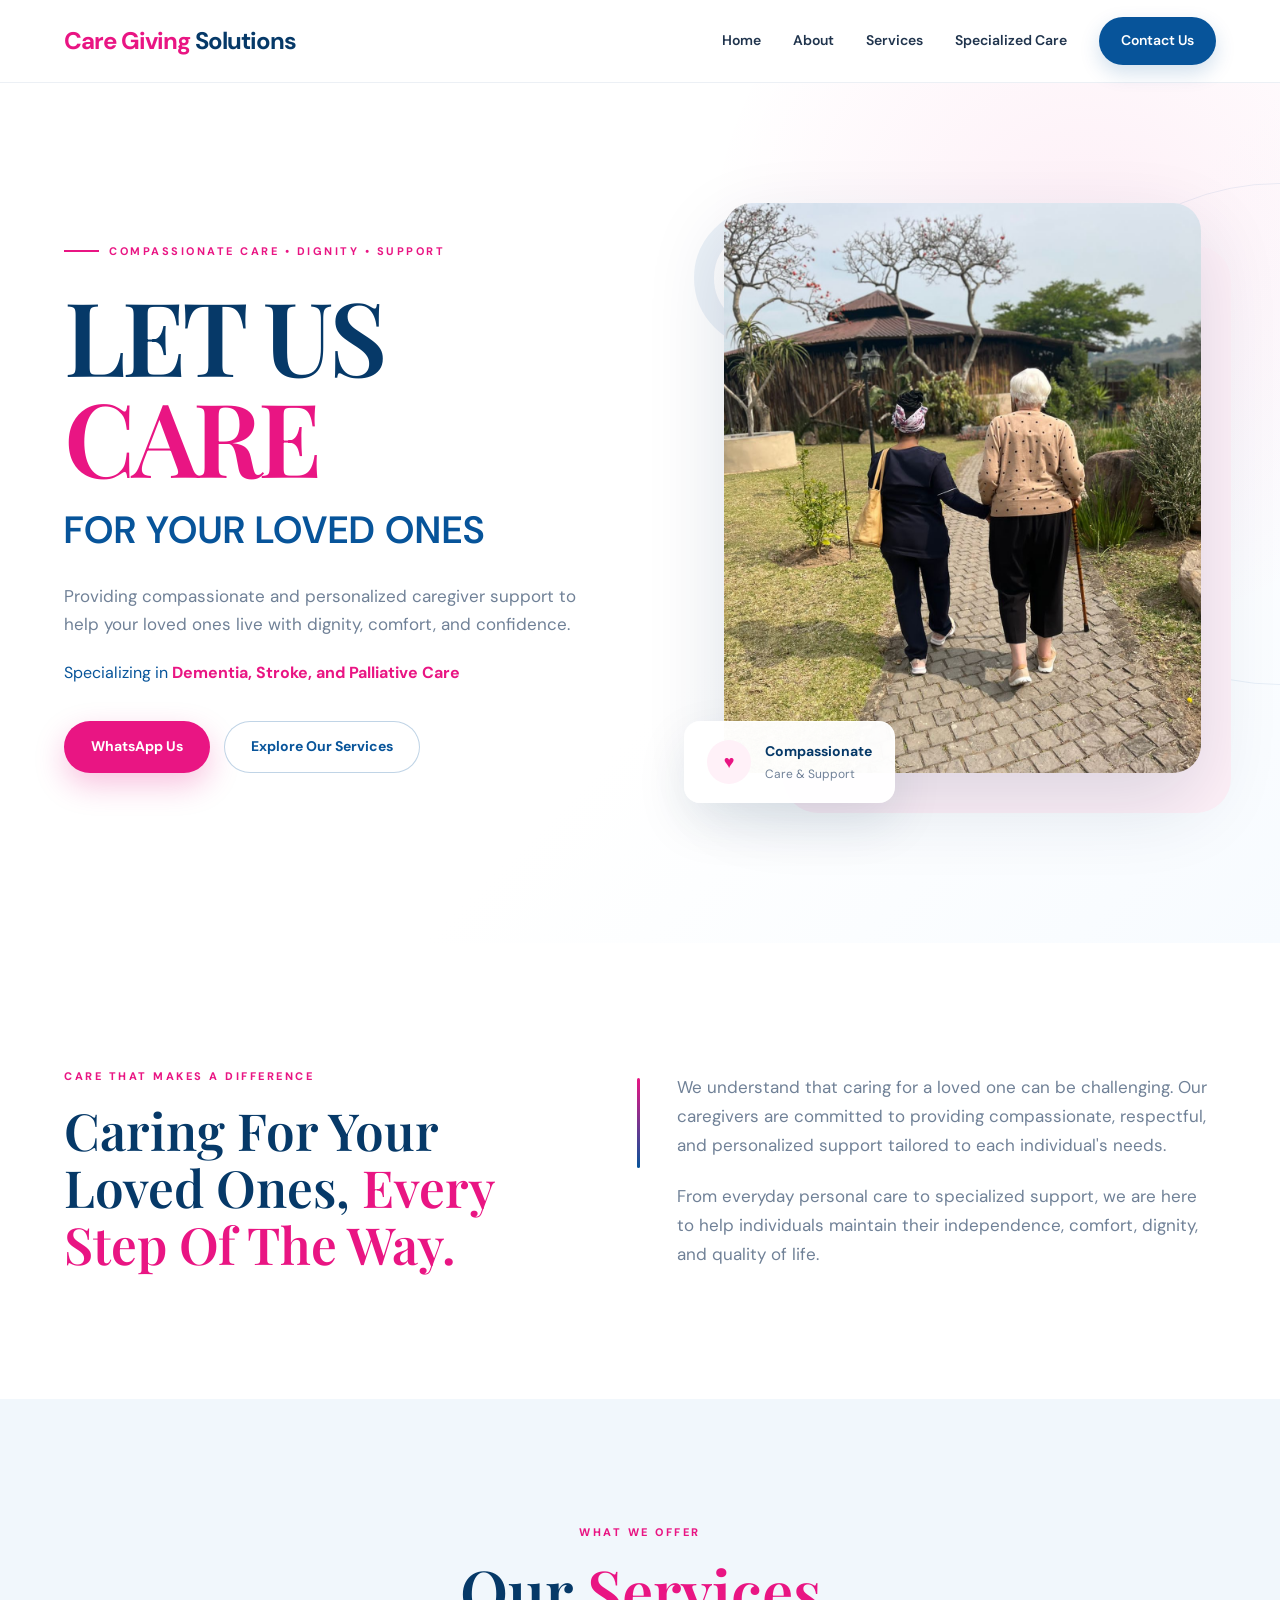
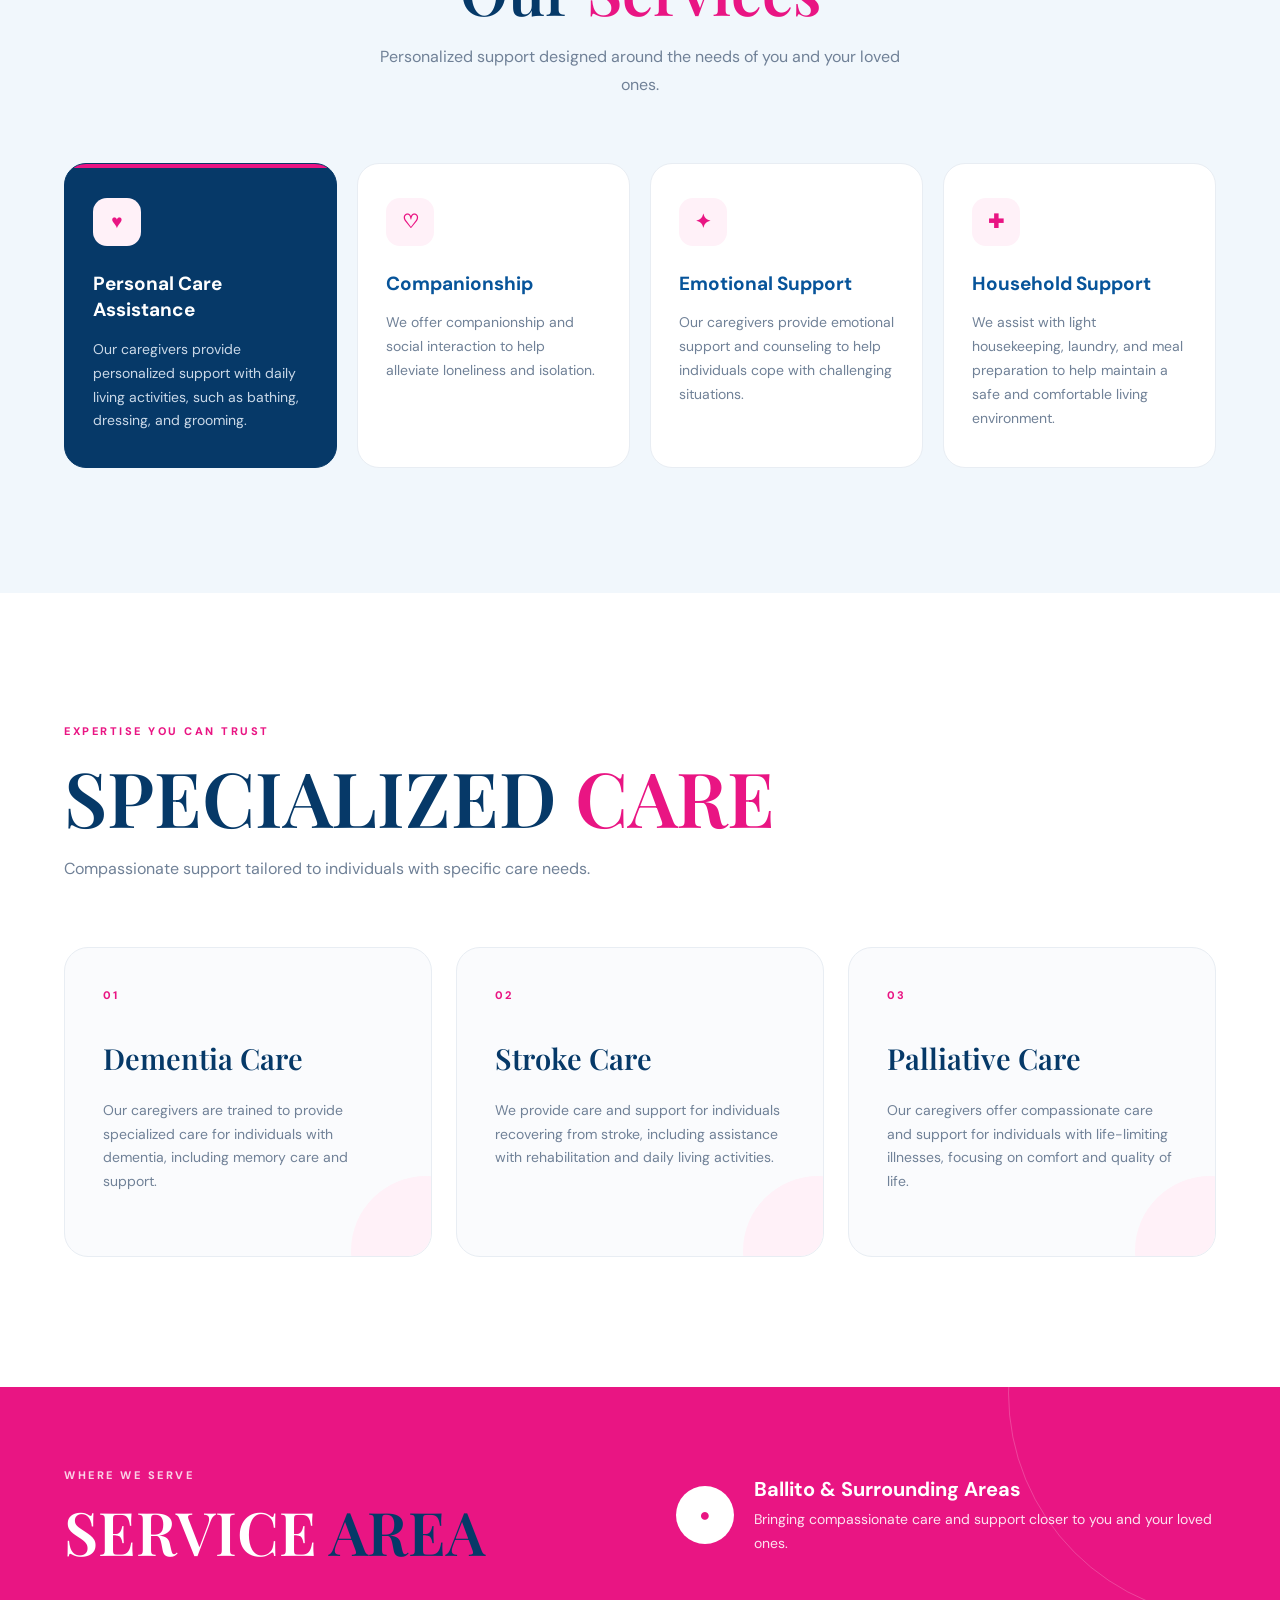
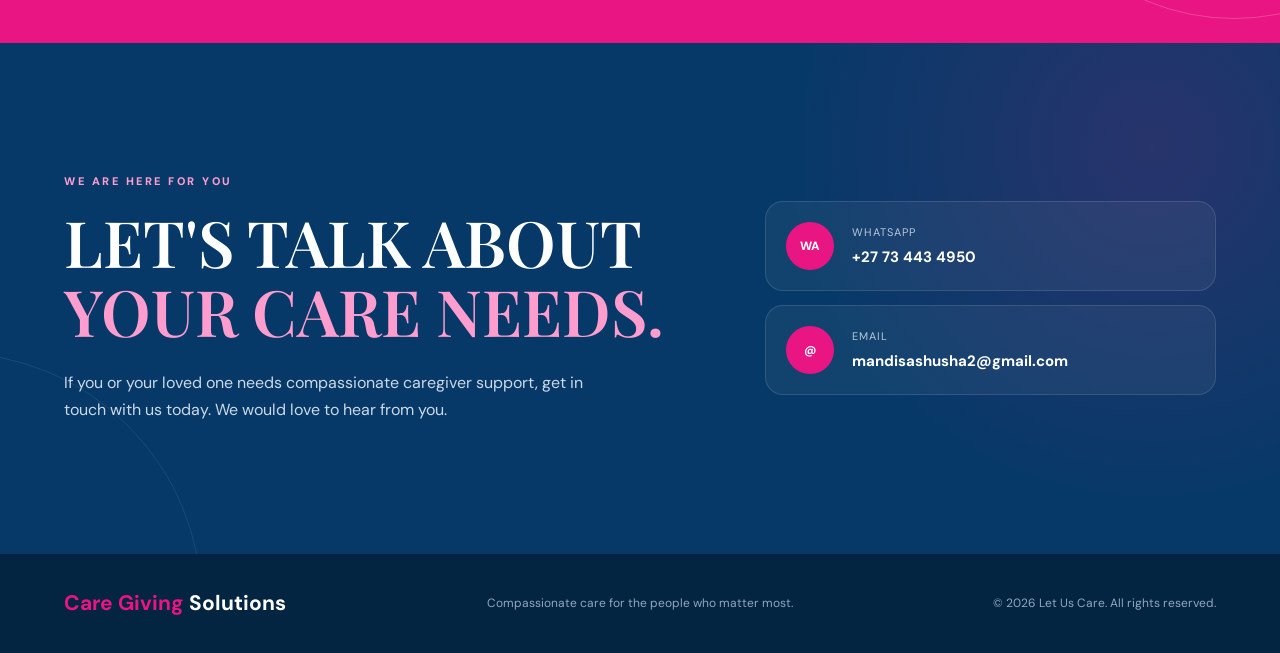
<file: index.html>
<!DOCTYPE html>

<html lang="en">

<head>
    <meta charset="UTF-8">
    <meta name="viewport" content="width=device-width, initial-scale=1.0">
    <title>Let Us Care | Professional Caregiver Services</title>
    <meta name="description"
        content="Compassionate caregiver services specializing in dementia, stroke and palliative care in Ballito and surrounding areas.">
    <link rel="stylesheet" href="css/style.css">

</head>

<body>
    <!-- =========================
     NAVIGATION
========================== -->

<header class="navbar">
    <div class="container nav-container">
        <a href="index.html" class="logo">
            <span>Care Giving</span> Solutions
        </a>

        <!-- Desktop Navigation -->
        <nav class="nav-links" id="navLinks">

            <a href="index.html">Home</a>
            <a href="about.html">About</a>
            <a href="services.html">Services</a>
            <a href="#specialized-care">Specialized Care</a>

            <a href="contact.html" class="nav-contact">
                Contact Us
            </a>

        </nav>

        <!-- Mobile Menu Button -->
        <button class="menu-toggle" id="menuToggle" type="button" aria-label="Open navigation menu"
            aria-expanded="false" aria-controls="navLinks">
            <span></span>
            <span></span>
            <span></span>
        </button>
    </div>
</header>

    <!-- =========================
     HERO SECTION
========================== -->
    <main>

        <section class="hero">

            <div class="container hero-container">

                <div class="hero-content">

                    <p class="hero-label">
                        COMPASSIONATE CARE • DIGNITY • SUPPORT
                    </p>

                    <h1>
                        LET US <span>CARE</span>
                    </h1>

                    <h2>
                        FOR YOUR LOVED ONES
                    </h2>

                    <p class="hero-description">
                        Providing compassionate and personalized caregiver
                        support to help your loved ones live with dignity,
                        comfort, and confidence.
                    </p>

                    <p class="specialized-intro">
                        Specializing in
                        <strong>Dementia, Stroke, and Palliative Care</strong>
                    </p>

                    <div class="hero-buttons">

                        <a href="https://wa.me/277604362091" class="btn btn-primary" target="_blank"
                            rel="noopener noreferrer">
                            WhatsApp Us
                        </a>

                        <a href="#services" class="btn btn-secondary">
                            Explore Our Services
                        </a>

                    </div>

                </div>


                <div class="hero-image">

                    <div class="image-shape"></div>

                    <img src="images/img-3.jpeg" alt="Caregiver providing compassionate support">

                    <div class="experience-card">
                        <span class="heart">♥</span>

                        <div>
                            <strong>Compassionate</strong>
                            <small>Care & Support</small>
                        </div>
                    </div>

                </div>

            </div>

        </section>


        <!-- =========================
         INTRO / ABOUT
    ========================== -->
        <section class="about" id="about">

            <div class="container about-container">

                <div class="section-heading">

                    <p class="section-label">
                        CARE THAT MAKES A DIFFERENCE
                    </p>

                    <h2>
                        Caring For Your Loved Ones,
                        <span>Every Step Of The Way.</span>
                    </h2>

                </div>

                <div class="about-text">

                    <p>
                        We understand that caring for a loved one can be
                        challenging. Our caregivers are committed to providing
                        compassionate, respectful, and personalized support
                        tailored to each individual's needs.
                    </p>

                    <p>
                        From everyday personal care to specialized support,
                        we are here to help individuals maintain their
                        independence, comfort, dignity, and quality of life.
                    </p>

                </div>

            </div>

        </section>


        <!-- =========================
         SERVICES
    ========================== -->
        <section class="services" id="services">

            <div class="container">

                <div class="section-title">

                    <p class="section-label">
                        WHAT WE OFFER
                    </p>

                    <h2>
                        Our <span>Services</span>
                    </h2>

                    <p>
                        Personalized support designed around the needs
                        of you and your loved ones.
                    </p>

                </div>


                <div class="services-grid">

                    <!-- Personal Care -->
                    <article class="service-card featured">

                        <div class="service-icon">
                            ♥
                        </div>

                        <h3>
                            Personal Care Assistance
                        </h3>

                        <p>
                            Our caregivers provide personalized support
                            with daily living activities, such as bathing,
                            dressing, and grooming.
                        </p>

                    </article>


                    <!-- Companionship -->
                    <article class="service-card">

                        <div class="service-icon">
                            ♡
                        </div>

                        <h3>
                            Companionship
                        </h3>

                        <p>
                            We offer companionship and social interaction
                            to help alleviate loneliness and isolation.
                        </p>

                    </article>


                    <!-- Emotional Support -->
                    <article class="service-card">

                        <div class="service-icon">
                            ✦
                        </div>

                        <h3>
                            Emotional Support
                        </h3>

                        <p>
                            Our caregivers provide emotional support and
                            counseling to help individuals cope with
                            challenging situations.
                        </p>

                    </article>


                    <!-- Household Support -->
                    <article class="service-card">

                        <div class="service-icon">
                            ✚
                        </div>

                        <h3>
                            Household Support
                        </h3>

                        <p>
                            We assist with light housekeeping, laundry,
                            and meal preparation to help maintain a safe
                            and comfortable living environment.
                        </p>

                    </article>

                </div>

            </div>

        </section>


        <!-- =========================
         SPECIALIZED CARE
    ========================== -->
        <section class="specialized-care" id="specialized-care">

            <div class="container">

                <div class="specialized-header">

                    <p class="section-label">
                        EXPERTISE YOU CAN TRUST
                    </p>

                    <h2>
                        SPECIALIZED <span>CARE</span>
                    </h2>

                    <p>
                        Compassionate support tailored to individuals
                        with specific care needs.
                    </p>

                </div>


                <div class="specialized-grid">

                    <!-- Dementia -->
                    <article class="specialized-card">

                        <div class="specialized-number">
                            01
                        </div>

                        <h3>
                            Dementia Care
                        </h3>

                        <p>
                            Our caregivers are trained to provide specialized
                            care for individuals with dementia, including
                            memory care and support.
                        </p>

                    </article>


                    <!-- Stroke -->
                    <article class="specialized-card">

                        <div class="specialized-number">
                            02
                        </div>

                        <h3>
                            Stroke Care
                        </h3>

                        <p>
                            We provide care and support for individuals
                            recovering from stroke, including assistance
                            with rehabilitation and daily living activities.
                        </p>

                    </article>


                    <!-- Palliative -->
                    <article class="specialized-card">

                        <div class="specialized-number">
                            03
                        </div>

                        <h3>
                            Palliative Care
                        </h3>

                        <p>
                            Our caregivers offer compassionate care and
                            support for individuals with life-limiting
                            illnesses, focusing on comfort and quality of life.
                        </p>

                    </article>

                </div>

            </div>

        </section>


        <!-- =========================
         SERVICE AREA
    ========================== -->
        <section class="service-area">

            <div class="container service-area-container">

                <div>

                    <p class="section-label">
                        WHERE WE SERVE
                    </p>

                    <h2>
                        SERVICE <span>AREA</span>
                    </h2>

                </div>

                <div class="area-content">

                    <div class="location-icon">
                        ●
                    </div>

                    <div>
                        <h3>
                            Ballito & Surrounding Areas
                        </h3>

                        <p>
                            Bringing compassionate care and support
                            closer to you and your loved ones.
                        </p>
                    </div>

                </div>

            </div>

        </section>


        <!-- =========================
         CONTACT CTA
    ========================== -->
        <section class="contact" id="contact">

            <div class="container contact-container">

                <div class="contact-content">

                    <p class="section-label">
                        WE ARE HERE FOR YOU
                    </p>

                    <h2>
                        LET'S TALK ABOUT
                        <span>YOUR CARE NEEDS.</span>
                    </h2>

                    <p>
                        If you or your loved one needs compassionate
                        caregiver support, get in touch with us today.
                        We would love to hear from you.
                    </p>

                </div>


                <div class="contact-details">

                    <a href="https://wa.me/27734434950" class="contact-item" target="_blank" rel="noopener noreferrer">

                        <div class="contact-icon">
                            WA
                        </div>

                        <div>
                            <small>WhatsApp</small>
                            <strong>+27 73 443 4950</strong>
                        </div>

                    </a>


                    <a href="mailto:mandisashusha2@gmail.com" class="contact-item">

                        <div class="contact-icon">
                            @
                        </div>

                        <div>
                            <small>Email</small>
                            <strong>mandisashusha2@gmail.com</strong>
                        </div>

                    </a>

                </div>

            </div>

        </section>

    </main>


    <!-- =========================
     FOOTER
    ========================== -->
    <footer class="footer">

        <div class="container footer-container">

            <div class="footer-logo">
                <span>Care Giving</span> Solutions
            </div>

            <p>
                Compassionate care for the people who matter most.
            </p>

            <p class="copyright">
                © 2026 Let Us Care. All rights reserved.
            </p>
        </div>
    </footer>

    <script src="js/main.js"></script>
</body>

</html>
</file>
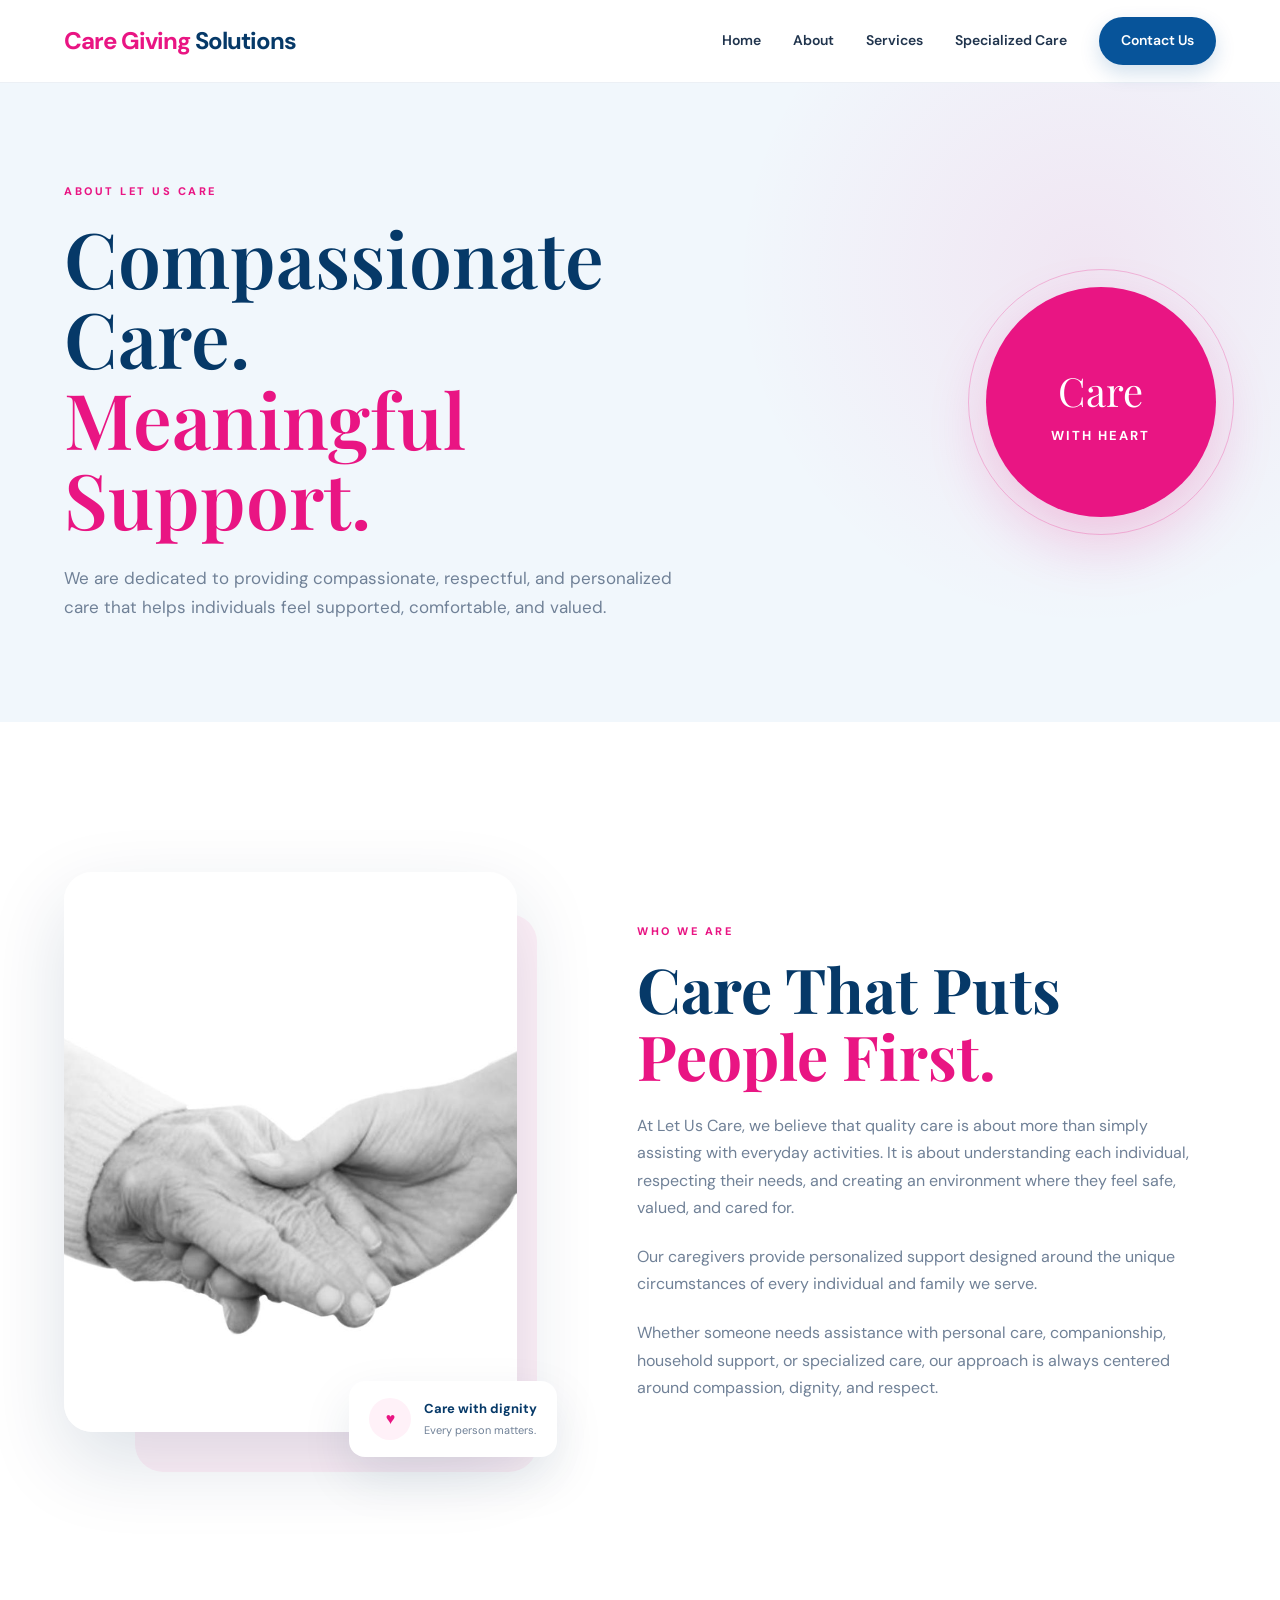
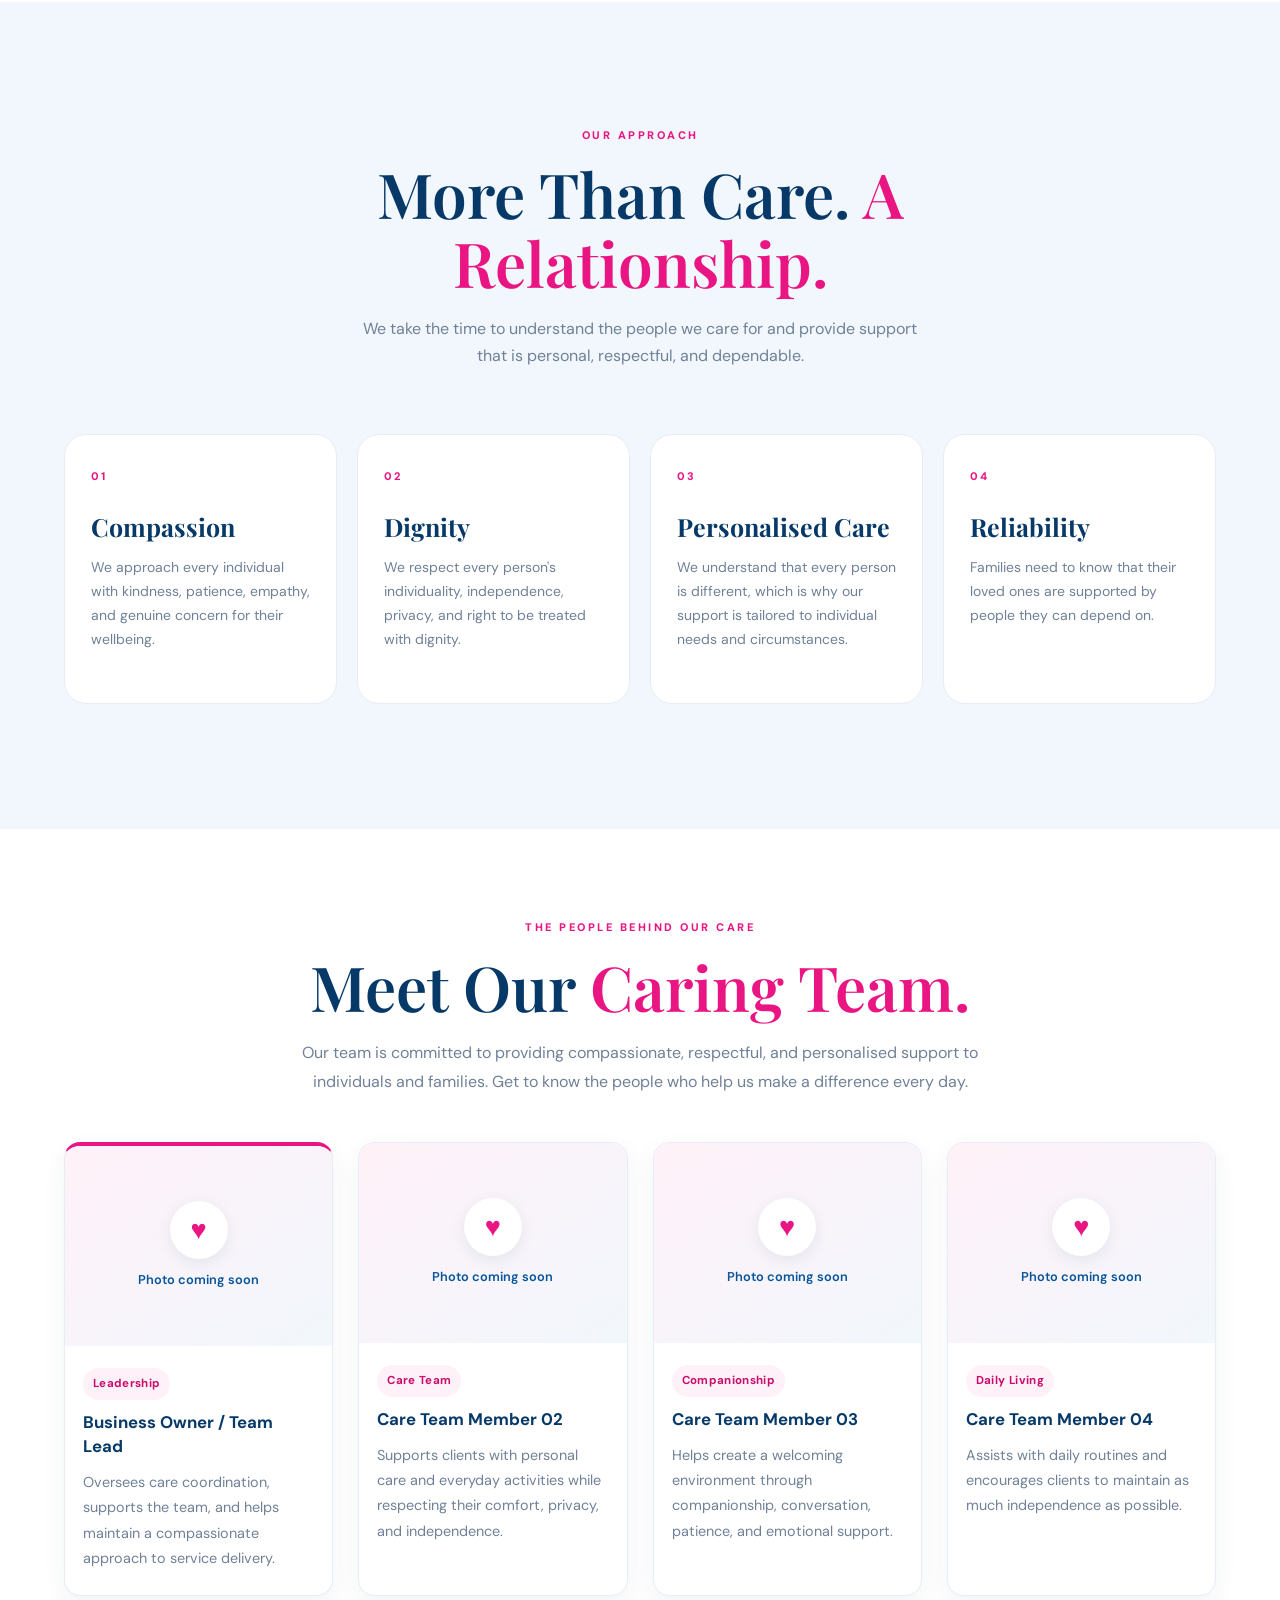
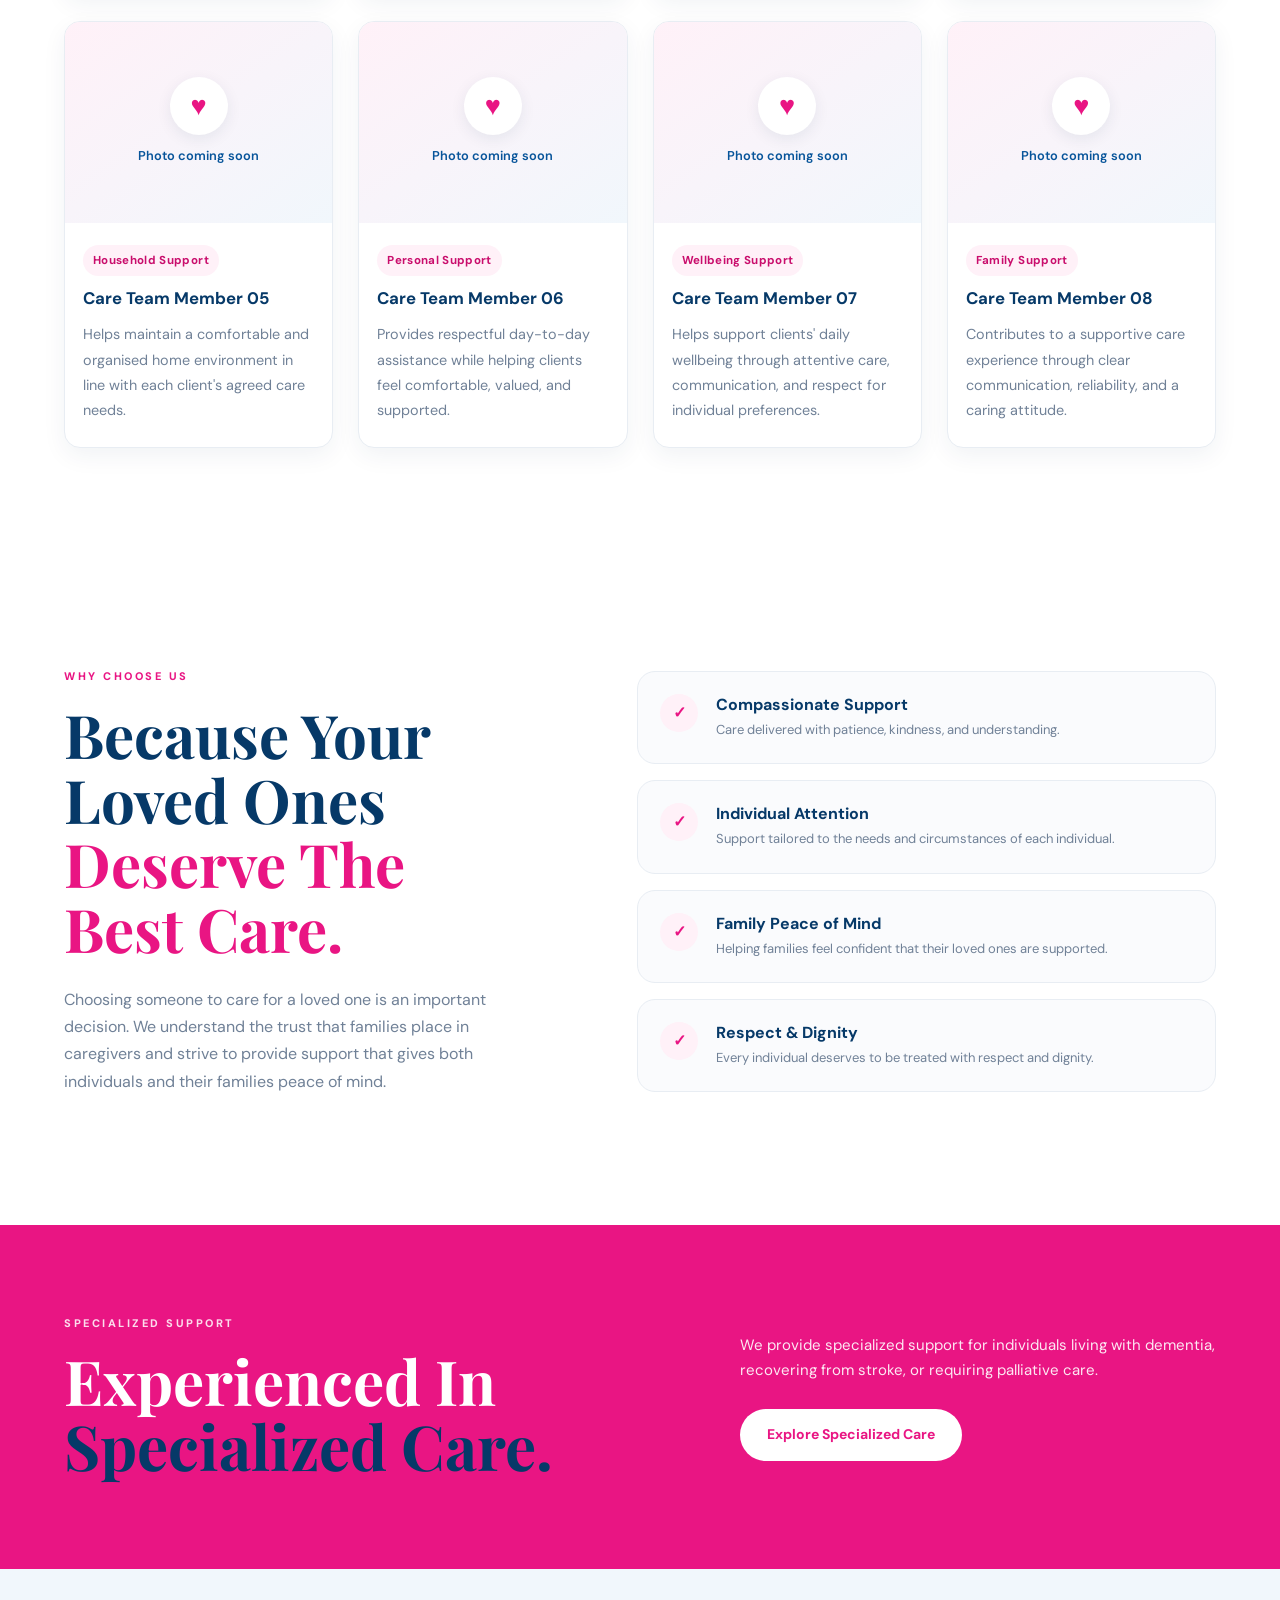
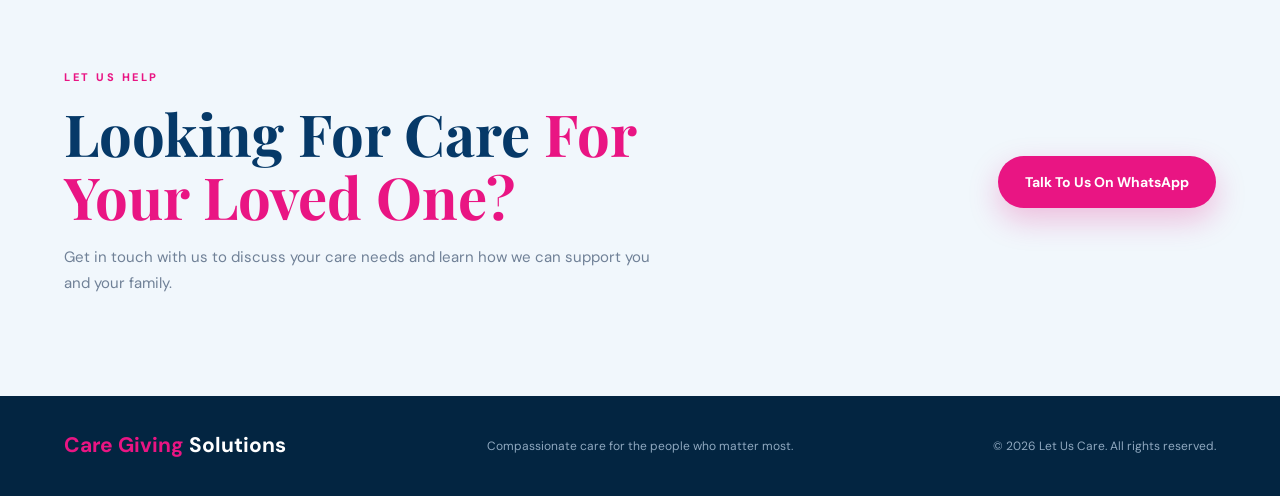
<file: about.html>
<!DOCTYPE html>
<html lang="en">

<head>
    <meta charset="UTF-8">
    <meta name="viewport" content="width=device-width, initial-scale=1.0">

    <title>About Us | Let Us Care</title>

    <meta name="description"
        content="Learn more about Let Us Care and our compassionate approach to caregiver services in Ballito and surrounding areas.">

    <link rel="stylesheet" href="css/style.css">
</head>

<body>

    <!-- Navigation -->
    <header class="navbar">
        <div class="container nav-container">

            <a href="index.html" class="logo" aria-label="Care Giving Solutions - Home">
                <span>Care Giving</span> Solutions
            </a>

            <nav class="nav-links" id="navLinks" aria-label="Main navigation">
                <a href="index.html">Home</a>
                <a href="about.html" aria-current="page">About</a>
                <a href="services.html">Services</a>
                <a href="specialized-care.html">Specialized Care</a>
                <a href="contact.html" class="nav-contact">Contact Us</a>
            </nav>

            <button class="menu-toggle" id="menuToggle" type="button" aria-label="Open navigation menu"
                aria-expanded="false" aria-controls="navLinks">

                <span></span>
                <span></span>
                <span></span>

            </button>

        </div>
    </header>


    <main>

        <!-- About Hero -->
        <section class="page-hero">

            <div class="container page-hero-container">

                <div class="page-hero-content">

                    <p class="section-label">
                        ABOUT LET US CARE
                    </p>

                    <h1>
                        Compassionate Care.
                        <span>Meaningful Support.</span>
                    </h1>

                    <p>
                        We are dedicated to providing compassionate,
                        respectful, and personalized care that helps
                        individuals feel supported, comfortable, and valued.
                    </p>

                </div>

                <div class="page-hero-accent" aria-label="Care with heart">

                    <span>Care</span>
                    <strong>With Heart</strong>

                </div>

            </div>

        </section>


        <!-- Our Story -->
        <section class="about-story">

            <div class="container about-story-container">

                <div class="about-story-image">

                    <div class="about-image-decoration" aria-hidden="true"></div>

                    <img src="images/img-4.jpeg" alt="Caregiver providing compassionate care" loading="lazy">

                    <div class="about-image-card">

                        <span aria-hidden="true">♥</span>

                        <div>
                            <strong>Care with dignity</strong>
                            <small>Every person matters.</small>
                        </div>

                    </div>

                </div>


                <div class="about-story-content">

                    <p class="section-label">
                        WHO WE ARE
                    </p>

                    <h2>
                        Care That Puts
                        <span>People First.</span>
                    </h2>

                    <p>
                        At Let Us Care, we believe that quality care is about
                        more than simply assisting with everyday activities.
                        It is about understanding each individual, respecting
                        their needs, and creating an environment where they
                        feel safe, valued, and cared for.
                    </p>

                    <p>
                        Our caregivers provide personalized support designed
                        around the unique circumstances of every individual
                        and family we serve.
                    </p>

                    <p>
                        Whether someone needs assistance with personal care,
                        companionship, household support, or specialized
                        care, our approach is always centered around
                        compassion, dignity, and respect.
                    </p>

                </div>

            </div>

        </section>


        <!-- Our Values -->
        <section class="care-approach">

            <div class="container">

                <div class="section-title">

                    <p class="section-label">
                        OUR APPROACH
                    </p>

                    <h2>
                        More Than Care.
                        <span>A Relationship.</span>
                    </h2>

                    <p>
                        We take the time to understand the people we care for
                        and provide support that is personal, respectful, and
                        dependable.
                    </p>

                </div>


                <div class="values-grid">

                    <article class="value-card">

                        <div class="value-number">01</div>

                        <h3>Compassion</h3>

                        <p>
                            We approach every individual with kindness,
                            patience, empathy, and genuine concern for
                            their wellbeing.
                        </p>

                    </article>


                    <article class="value-card">

                        <div class="value-number">02</div>

                        <h3>Dignity</h3>

                        <p>
                            We respect every person's individuality,
                            independence, privacy, and right to be treated
                            with dignity.
                        </p>

                    </article>


                    <article class="value-card">

                        <div class="value-number">03</div>

                        <h3>Personalised Care</h3>

                        <p>
                            We understand that every person is different,
                            which is why our support is tailored to
                            individual needs and circumstances.
                        </p>

                    </article>


                    <article class="value-card">

                        <div class="value-number">04</div>

                        <h3>Reliability</h3>

                        <p>
                            Families need to know that their loved ones
                            are supported by people they can depend on.
                        </p>

                    </article>

                </div>

            </div>

        </section>

        <!-- Meet Our Team -->
        <section class="team-section" id="our-team">
        
            <div class="container">
        
                <div class="section-title">
        
                    <p class="section-label">
                        THE PEOPLE BEHIND OUR CARE
                    </p>
        
                    <h2>
                        Meet Our
                        <span>Caring Team.</span>
                    </h2>
        
                    <p>
                        Our team is committed to providing compassionate,
                        respectful, and personalised support to individuals
                        and families. Get to know the people who help us
                        make a difference every day.
                    </p>
        
                </div>
        
                <div class="team-grid">
        
                    <!-- Team Leader -->
                    <article class="team-card team-leader">
        
                        <div class="team-photo-placeholder" aria-label="Team leader photo coming soon">
                            <span class="team-placeholder-icon" aria-hidden="true">♥</span>
                            <span>Photo coming soon</span>
                        </div>
        
                        <div class="team-info">
        
                            <span class="team-role">Leadership</span>
        
                            <h3>Business Owner / Team Lead</h3>
        
                            <p>
                                Oversees care coordination, supports the team,
                                and helps maintain a compassionate approach
                                to service delivery.
                            </p>
        
                        </div>
        
                    </article>
        
        
                    <!-- Team Member 2 -->
                    <article class="team-card">
        
                        <div class="team-photo-placeholder" aria-label="Team member photo coming soon">
                            <span class="team-placeholder-icon" aria-hidden="true">♥</span>
                            <span>Photo coming soon</span>
                        </div>
        
                        <div class="team-info">
        
                            <span class="team-role">Care Team</span>
        
                            <h3>Care Team Member 02</h3>
        
                            <p>
                                Supports clients with personal care and
                                everyday activities while respecting their
                                comfort, privacy, and independence.
                            </p>
        
                        </div>
        
                    </article>
        
        
                    <!-- Team Member 3 -->
                    <article class="team-card">
        
                        <div class="team-photo-placeholder" aria-label="Team member photo coming soon">
                            <span class="team-placeholder-icon" aria-hidden="true">♥</span>
                            <span>Photo coming soon</span>
                        </div>
        
                        <div class="team-info">
        
                            <span class="team-role">Companionship</span>
        
                            <h3>Care Team Member 03</h3>
        
                            <p>
                                Helps create a welcoming environment through
                                companionship, conversation, patience,
                                and emotional support.
                            </p>
        
                        </div>
        
                    </article>
        
        
                    <!-- Team Member 4 -->
                    <article class="team-card">
        
                        <div class="team-photo-placeholder" aria-label="Team member photo coming soon">
                            <span class="team-placeholder-icon" aria-hidden="true">♥</span>
                            <span>Photo coming soon</span>
                        </div>
        
                        <div class="team-info">
        
                            <span class="team-role">Daily Living</span>
        
                            <h3>Care Team Member 04</h3>
        
                            <p>
                                Assists with daily routines and encourages
                                clients to maintain as much independence
                                as possible.
                            </p>
        
                        </div>
        
                    </article>
        
        
                    <!-- Team Member 5 -->
                    <article class="team-card">
        
                        <div class="team-photo-placeholder" aria-label="Team member photo coming soon">
                            <span class="team-placeholder-icon" aria-hidden="true">♥</span>
                            <span>Photo coming soon</span>
                        </div>
        
                        <div class="team-info">
        
                            <span class="team-role">Household Support</span>
        
                            <h3>Care Team Member 05</h3>
        
                            <p>
                                Helps maintain a comfortable and organised
                                home environment in line with each client's
                                agreed care needs.
                            </p>
        
                        </div>
        
                    </article>
        
        
                    <!-- Team Member 6 -->
                    <article class="team-card">
        
                        <div class="team-photo-placeholder" aria-label="Team member photo coming soon">
                            <span class="team-placeholder-icon" aria-hidden="true">♥</span>
                            <span>Photo coming soon</span>
                        </div>
        
                        <div class="team-info">
        
                            <span class="team-role">Personal Support</span>
        
                            <h3>Care Team Member 06</h3>
        
                            <p>
                                Provides respectful day-to-day assistance
                                while helping clients feel comfortable,
                                valued, and supported.
                            </p>
        
                        </div>
        
                    </article>
        
        
                    <!-- Team Member 7 -->
                    <article class="team-card">
        
                        <div class="team-photo-placeholder" aria-label="Team member photo coming soon">
                            <span class="team-placeholder-icon" aria-hidden="true">♥</span>
                            <span>Photo coming soon</span>
                        </div>
        
                        <div class="team-info">
        
                            <span class="team-role">Wellbeing Support</span>
        
                            <h3>Care Team Member 07</h3>
        
                            <p>
                                Helps support clients' daily wellbeing
                                through attentive care, communication,
                                and respect for individual preferences.
                            </p>
        
                        </div>
        
                    </article>
        
        
                    <!-- Team Member 8 -->
                    <article class="team-card">
        
                        <div class="team-photo-placeholder" aria-label="Team member photo coming soon">
                            <span class="team-placeholder-icon" aria-hidden="true">♥</span>
                            <span>Photo coming soon</span>
                        </div>
        
                        <div class="team-info">
        
                            <span class="team-role">Family Support</span>
        
                            <h3>Care Team Member 08</h3>
        
                            <p>
                                Contributes to a supportive care experience
                                through clear communication, reliability,
                                and a caring attitude.
                            </p>
        
                        </div>
        
                    </article>
        
                </div>
        
            </div>
        
        </section>


        <!-- Why Choose Us -->
        <section class="why-us">

            <div class="container why-us-container">

                <div class="why-us-content">

                    <p class="section-label">
                        WHY CHOOSE US
                    </p>

                    <h2>
                        Because Your Loved Ones
                        <span>Deserve The Best Care.</span>
                    </h2>

                    <p>
                        Choosing someone to care for a loved one is an
                        important decision. We understand the trust that
                        families place in caregivers and strive to provide
                        support that gives both individuals and their
                        families peace of mind.
                    </p>

                </div>


                <div class="benefits-list">

                    <div class="benefit-item">

                        <span class="benefit-check" aria-hidden="true">✓</span>

                        <div>
                            <h3>Compassionate Support</h3>

                            <p>
                                Care delivered with patience, kindness,
                                and understanding.
                            </p>
                        </div>

                    </div>


                    <div class="benefit-item">

                        <span class="benefit-check" aria-hidden="true">✓</span>

                        <div>
                            <h3>Individual Attention</h3>

                            <p>
                                Support tailored to the needs and
                                circumstances of each individual.
                            </p>
                        </div>

                    </div>


                    <div class="benefit-item">

                        <span class="benefit-check" aria-hidden="true">✓</span>

                        <div>
                            <h3>Family Peace of Mind</h3>

                            <p>
                                Helping families feel confident that
                                their loved ones are supported.
                            </p>
                        </div>

                    </div>


                    <div class="benefit-item">

                        <span class="benefit-check" aria-hidden="true">✓</span>

                        <div>
                            <h3>Respect &amp; Dignity</h3>

                            <p>
                                Every individual deserves to be treated
                                with respect and dignity.
                            </p>
                        </div>

                    </div>

                </div>

            </div>

        </section>


        <!-- Specialized Care -->
        <section class="about-specialized">

            <div class="container about-specialized-container">

                <div>

                    <p class="section-label">
                        SPECIALIZED SUPPORT
                    </p>

                    <h2>
                        Experienced In
                        <span>Specialized Care.</span>
                    </h2>

                </div>


                <div>

                    <p>
                        We provide specialized support for individuals
                        living with dementia, recovering from stroke,
                        or requiring palliative care.
                    </p>

                    <a href="specialized-care.html" class="btn btn-primary">
                        Explore Specialized Care
                    </a>

                </div>

            </div>

        </section>


        <!-- Final Call to Action -->
        <section class="about-cta">

            <div class="container about-cta-container">

                <div>

                    <p class="section-label">
                        LET US HELP
                    </p>

                    <h2>
                        Looking For Care
                        <span>For Your Loved One?</span>
                    </h2>

                    <p>
                        Get in touch with us to discuss your care needs
                        and learn how we can support you and your family.
                    </p>

                </div>

                <a href="https://wa.me/27734434950" class="btn btn-primary" target="_blank" rel="noopener noreferrer">

                    Talk To Us On WhatsApp

                </a>

            </div>

        </section>

    </main>


    <!-- Footer -->
    <footer class="footer">

        <div class="container footer-container">

            <div class="footer-logo">
                <span>Care Giving</span> Solutions
            </div>

            <p>
                Compassionate care for the people who matter most.
            </p>

            <p class="copyright">
                © 2026 Let Us Care. All rights reserved.
            </p>

        </div>

    </footer>


    <script src="js/main.js"></script>

</body>

</html>
</file>
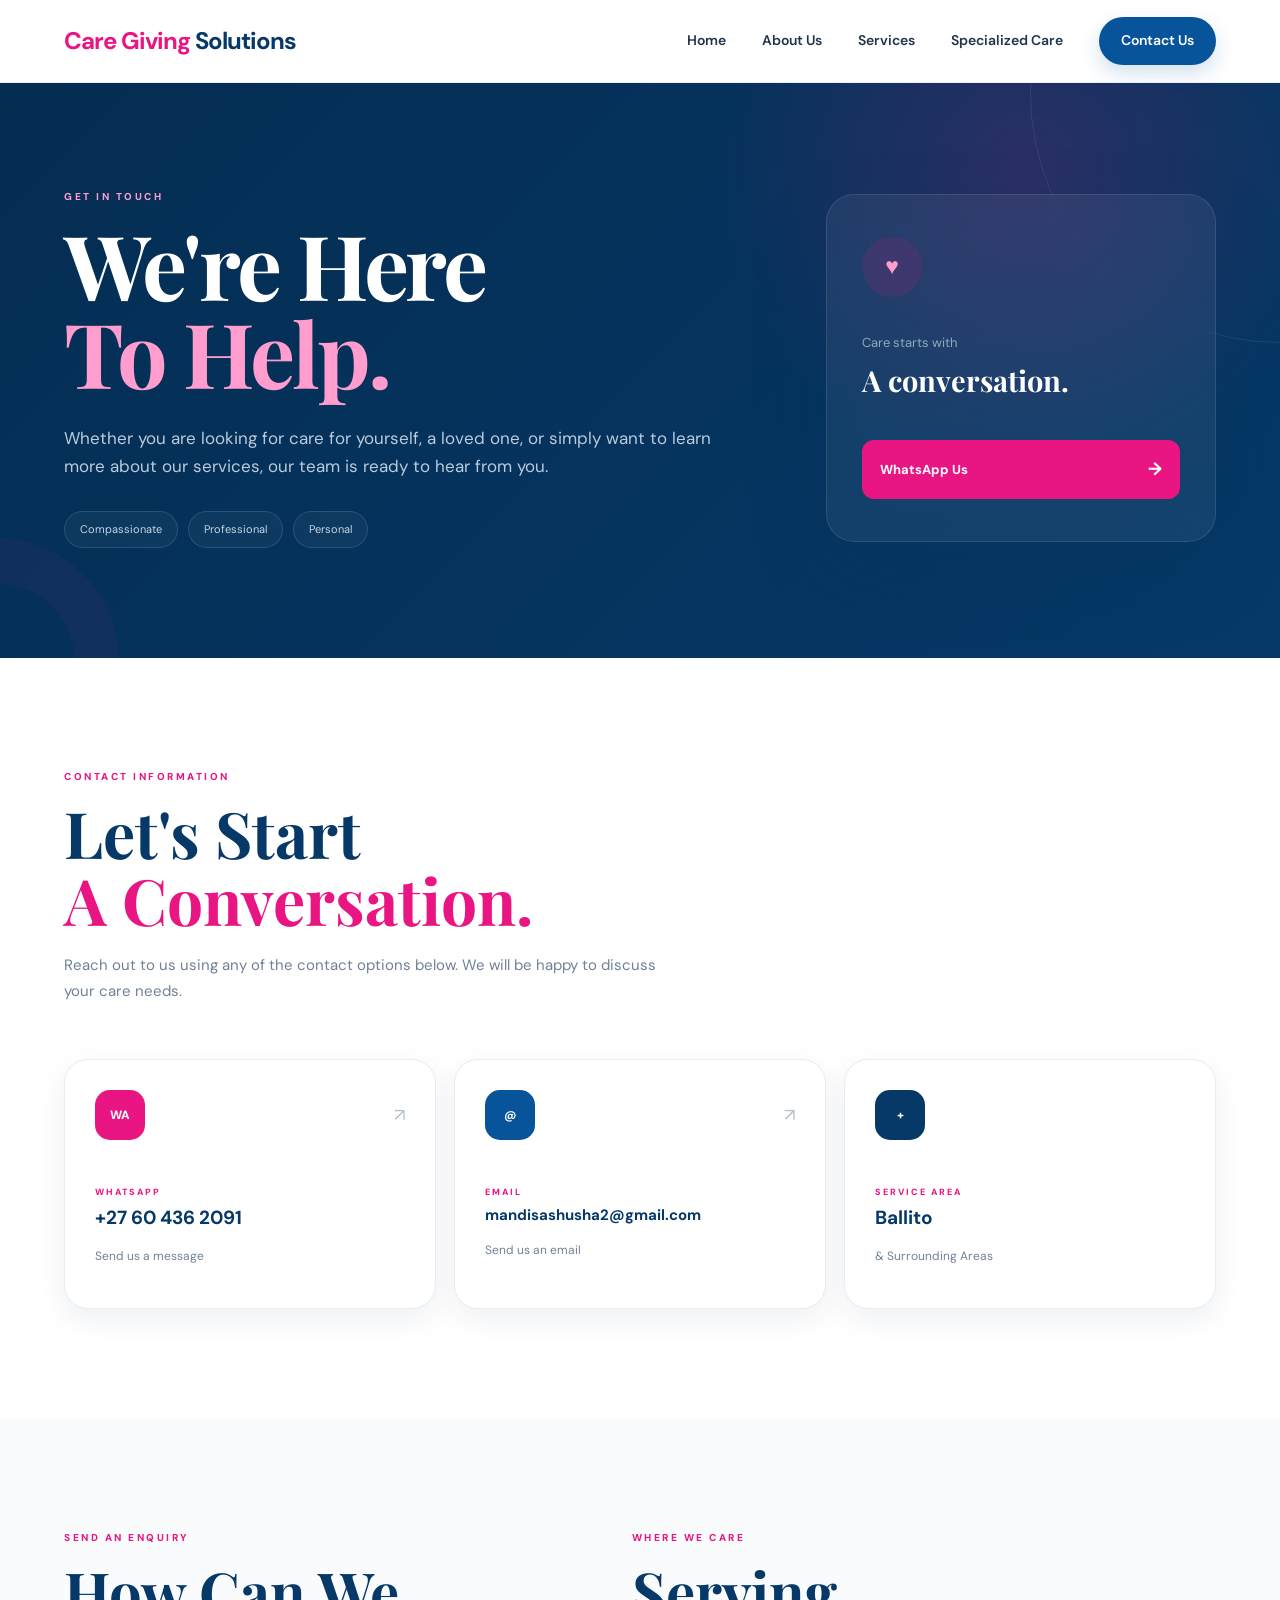
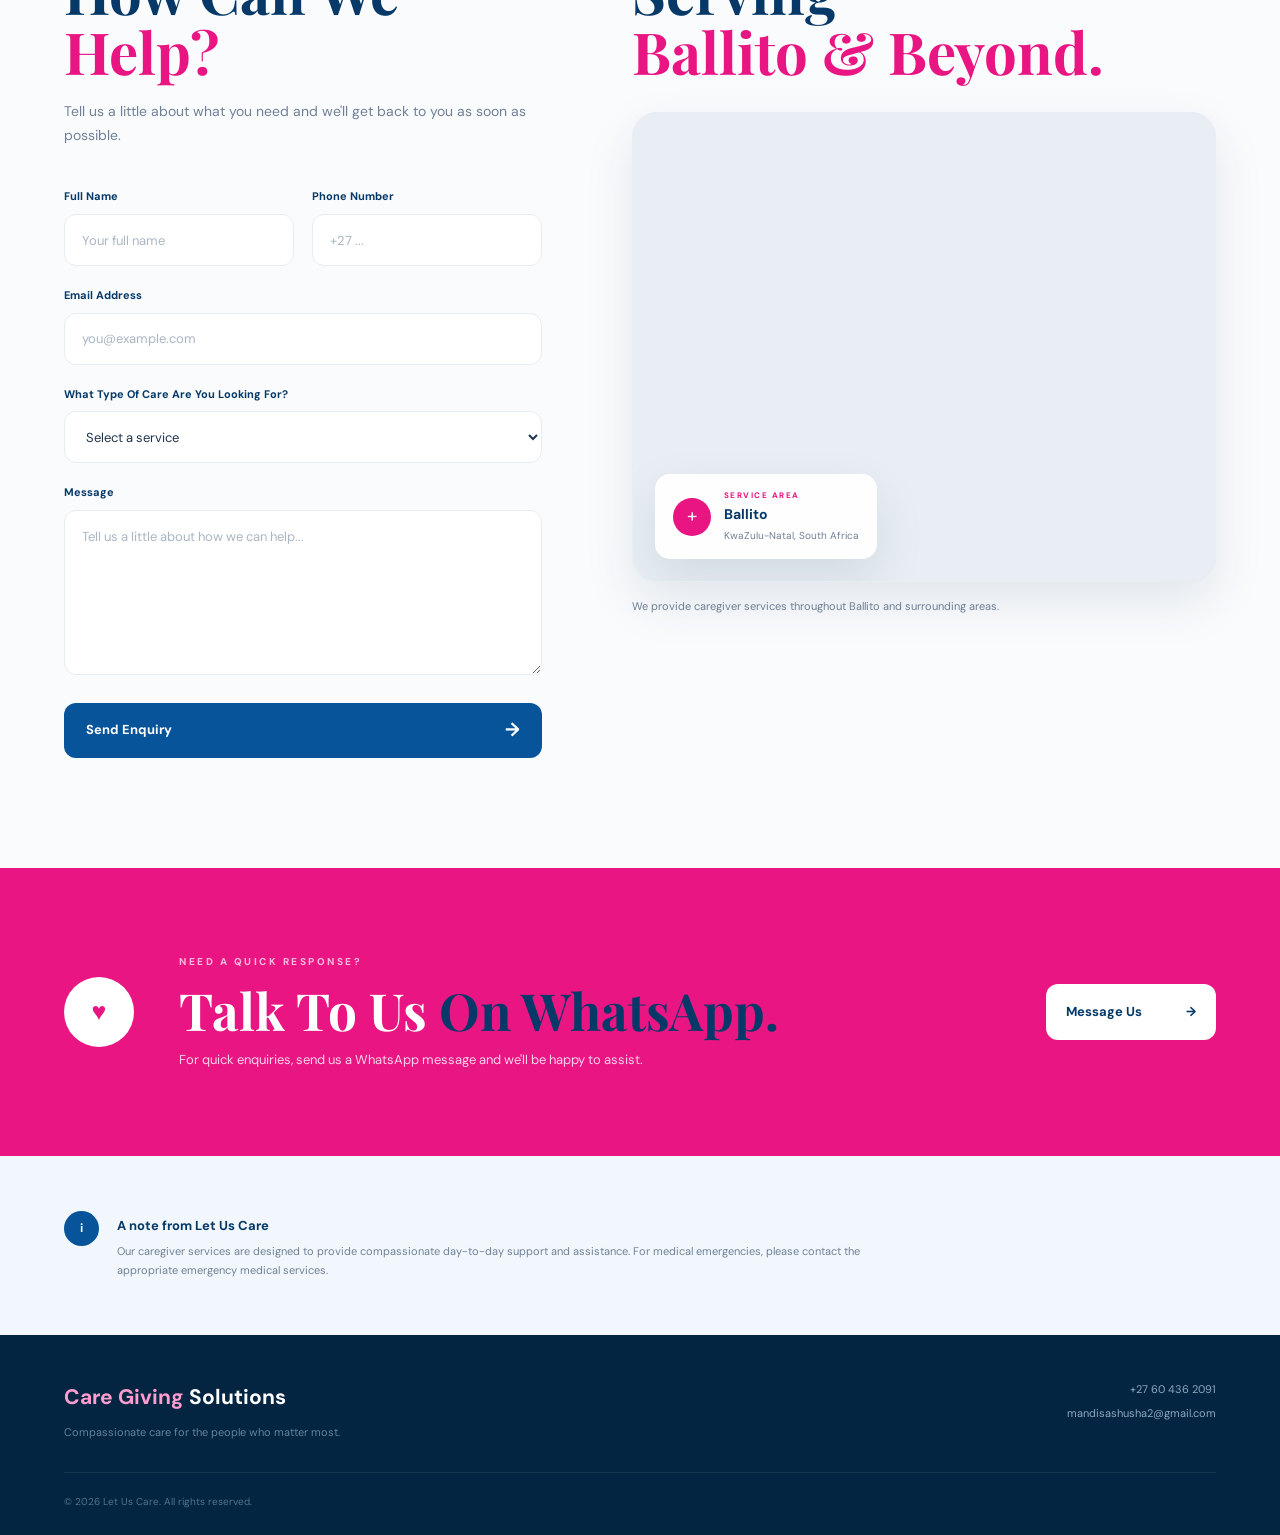
<file: contact.html>
<!DOCTYPE html>

<html lang="en">

<head>
    <meta charset="UTF-8">
    <meta name="viewport" content="width=device-width, initial-scale=1.0">
    <title>Contact Us | Let Us Care</title>

    <meta name="description"
        content="Contact Let Us Care for compassionate caregiver services in Ballito and surrounding areas. Get in touch with us via WhatsApp, email, or our contact form.">

    <link rel="stylesheet" href="css/contact.css">
</head>

<body>
    <!-- =========================
     NAVIGATION
========================== -->

    <header class="navbar">

        <div class="container nav-container">

            <a href="index.html" class="logo">
                <span>Care Giving</span> Solutions
            </a>

            <nav class="nav-links">

                <a href="index.html">
                    Home
                </a>

                <a href="about.html">
                    About Us
                </a>

                <a href="services.html">
                    Services
                </a>

                <a href="specialized-care.html">
                    Specialized Care
                </a>

                <a href="contact.html" class="active nav-contact">
                    Contact Us
                </a>

            </nav>

        </div>

    </header>


    <main>

        <!-- =========================
         HERO
    ========================== -->

        <section class="contact-hero">

            <div class="hero-decoration hero-decoration-one"></div>
            <div class="hero-decoration hero-decoration-two"></div>

            <div class="container contact-hero-container">

                <div class="contact-hero-content">

                    <p class="eyebrow">
                        GET IN TOUCH
                    </p>

                    <h1>
                        We're Here
                        <span>To Help.</span>
                    </h1>

                    <p>
                        Whether you are looking for care for yourself,
                        a loved one, or simply want to learn more about
                        our services, our team is ready to hear from you.
                    </p>

                    <div class="hero-contact-tags">

                        <span>
                            Compassionate
                        </span>

                        <span>
                            Professional
                        </span>

                        <span>
                            Personal
                        </span>

                    </div>

                </div>


                <div class="hero-contact-card">

                    <div class="hero-card-icon">
                        ♥
                    </div>

                    <p>
                        Care starts with
                    </p>

                    <strong>
                        A conversation.
                    </strong>

                    <a href="https://wa.me/+27604362091" target="_blank" rel="noopener noreferrer">
                        WhatsApp Us
                        <span>→</span>
                    </a>

                </div>

            </div>

        </section>


        <!-- =========================
         CONTACT DETAILS
    ========================== -->

        <section class="contact-details">

            <div class="container">

                <div class="section-heading">

                    <p class="eyebrow">
                        CONTACT INFORMATION
                    </p>

                    <h2>
                        Let's Start
                        <span>A Conversation.</span>
                    </h2>

                    <p>
                        Reach out to us using any of the contact options
                        below. We will be happy to discuss your care needs.
                    </p>

                </div>


                <div class="contact-grid">

                    <!-- WHATSAPP -->

                    <a href="https://wa.me/27604362091" class="contact-card whatsapp-card" target="_blank"
                        rel="noopener noreferrer">

                        <div class="contact-card-top">

                            <span class="contact-icon">
                                WA
                            </span>

                            <span class="card-arrow">
                                ↗
                            </span>

                        </div>

                        <p>
                            WHATSAPP
                        </p>

                        <h3>
                            +27 60 436 2091
                        </h3>

                        <span class="contact-action">
                            Send us a message
                        </span>

                    </a>


                    <!-- EMAIL -->

                    <a href="mailto:mandisashusha2@gmail.com" class="contact-card">

                        <div class="contact-card-top">

                            <span class="contact-icon email-icon">
                                @
                            </span>

                            <span class="card-arrow">
                                ↗
                            </span>

                        </div>

                        <p>
                            EMAIL
                        </p>

                        <h3 class="email-address">
                            mandisashusha2@gmail.com
                        </h3>

                        <span class="contact-action">
                            Send us an email
                        </span>

                    </a>


                    <!-- SERVICE AREA -->

                    <div class="contact-card">

                        <div class="contact-card-top">

                            <span class="contact-icon location-icon">
                                +
                            </span>

                        </div>

                        <p>
                            SERVICE AREA
                        </p>

                        <h3>
                            Ballito
                        </h3>

                        <span class="contact-action">
                            & Surrounding Areas
                        </span>

                    </div>

                </div>

            </div>

        </section>


        <!-- =========================
         CONTACT FORM + MAP
    ========================== -->

        <section class="contact-main">

            <div class="container contact-main-grid">


                <!-- CONTACT FORM -->

                <div class="contact-form-wrapper">

                    <div class="form-heading">

                        <p class="eyebrow">
                            SEND AN ENQUIRY
                        </p>

                        <h2>
                            How Can We
                            <span>Help?</span>
                        </h2>

                        <p>
                            Tell us a little about what you need and
                            we'll get back to you as soon as possible.
                        </p>

                    </div>


                    <form class="contact-form" action="#" method="POST">

                        <div class="form-row">

                            <div class="form-group">

                                <label for="name">
                                    Full Name
                                </label>

                                <input type="text" id="name" name="name" placeholder="Your full name" required>

                            </div>


                            <div class="form-group">

                                <label for="phone">
                                    Phone Number
                                </label>

                                <input type="tel" id="phone" name="phone" placeholder="+27 ..." required>

                            </div>

                        </div>


                        <div class="form-group">

                            <label for="email">
                                Email Address
                            </label>

                            <input type="email" id="email" name="email" placeholder="you@example.com" required>

                        </div>


                        <div class="form-group">

                            <label for="care">
                                What Type Of Care Are You Looking For?
                            </label>

                            <select id="care" name="care">

                                <option value="">
                                    Select a service
                                </option>

                                <option value="personal-care">
                                    Personal Care Assistance
                                </option>

                                <option value="companionship">
                                    Companionship
                                </option>

                                <option value="emotional-support">
                                    Emotional Support
                                </option>

                                <option value="household-support">
                                    Household Support
                                </option>

                                <option value="dementia-care">
                                    Dementia Care
                                </option>

                                <option value="stroke-care">
                                    Stroke Care
                                </option>

                                <option value="palliative-care">
                                    Palliative Care
                                </option>

                                <option value="other">
                                    Other
                                </option>

                            </select>

                        </div>


                        <div class="form-group">

                            <label for="message">
                                Message
                            </label>

                            <textarea id="message" name="message" rows="6"
                                placeholder="Tell us a little about how we can help..."></textarea>

                        </div>


                        <button type="submit" class="submit-button">
                            Send Enquiry
                            <span>→</span>
                        </button>

                    </form>

                </div>


                <!-- MAP -->

                <div class="map-wrapper">

                    <div class="map-heading">

                        <p class="eyebrow">
                            WHERE WE CARE
                        </p>

                        <h2>
                            Serving
                            <span>Ballito & Beyond.</span>
                        </h2>

                    </div>


                    <div class="map-container">

                        <iframe src="https://www.google.com/maps?q=Ballito,+KwaZulu-Natal,+South+Africa&output=embed"
                            loading="lazy" referrerpolicy="no-referrer-when-downgrade"
                            title="Map showing Ballito, KwaZulu-Natal"></iframe>


                        <div class="map-overlay-card">

                            <div class="map-pin">
                                +
                            </div>

                            <div>

                                <span>
                                    SERVICE AREA
                                </span>

                                <strong>
                                    Ballito
                                </strong>

                                <small>
                                    KwaZulu-Natal, South Africa
                                </small>

                            </div>

                        </div>

                    </div>

                    <p class="map-note">
                        We provide caregiver services throughout
                        Ballito and surrounding areas.
                    </p>

                </div>

            </div>

        </section>


        <!-- =========================
         QUICK WHATSAPP CTA
    ========================== -->

        <section class="contact-cta">

            <div class="container contact-cta-container">

                <div class="cta-heart">
                    ♥
                </div>

                <div class="cta-content">

                    <p class="eyebrow">
                        NEED A QUICK RESPONSE?
                    </p>

                    <h2>
                        Talk To Us
                        <span>On WhatsApp.</span>
                    </h2>

                    <p>
                        For quick enquiries, send us a WhatsApp message
                        and we'll be happy to assist.
                    </p>

                </div>

                <a href="https://wa.me/27734434950" class="cta-button" target="_blank" rel="noopener noreferrer">
                    Message Us
                    <span>→</span>
                </a>

            </div>

        </section>


        <!-- =========================
         CARE NOTE
    ========================== -->

        <section class="care-note">

            <div class="container">

                <div class="care-note-inner">

                    <span class="note-icon">
                        i
                    </span>

                    <div>

                        <strong>
                            A note from Let Us Care
                        </strong>

                        <p>
                            Our caregiver services are designed to provide
                            compassionate day-to-day support and assistance.
                            For medical emergencies, please contact the
                            appropriate emergency medical services.
                        </p>

                    </div>

                </div>

            </div>

        </section>

    </main>


    <!-- =========================
     FOOTER
========================== -->

    <footer class="footer">

        <div class="container footer-container">

            <div class="footer-brand">

                <div class="footer-logo">
                    <span>Care Giving</span> Solutions
                </div>

                <p>
                    Compassionate care for the people
                    who matter most.
                </p>

            </div>

            <div class="footer-contact">

                <a href="https://wa.me/277604362091" target="_blank" rel="noopener noreferrer">
                    +27 60 436 2091
                </a>

                <a href="mailto:mandisashusha2@gmail.com">
                    mandisashusha2@gmail.com
                </a>

            </div>


            <div class="footer-bottom">

                <p>
                    © 2026 Let Us Care. All rights reserved.
                </p>

            </div>

        </div>

    </footer>
    <script src="js/main.js"></script>
</body>

</html>
</file>
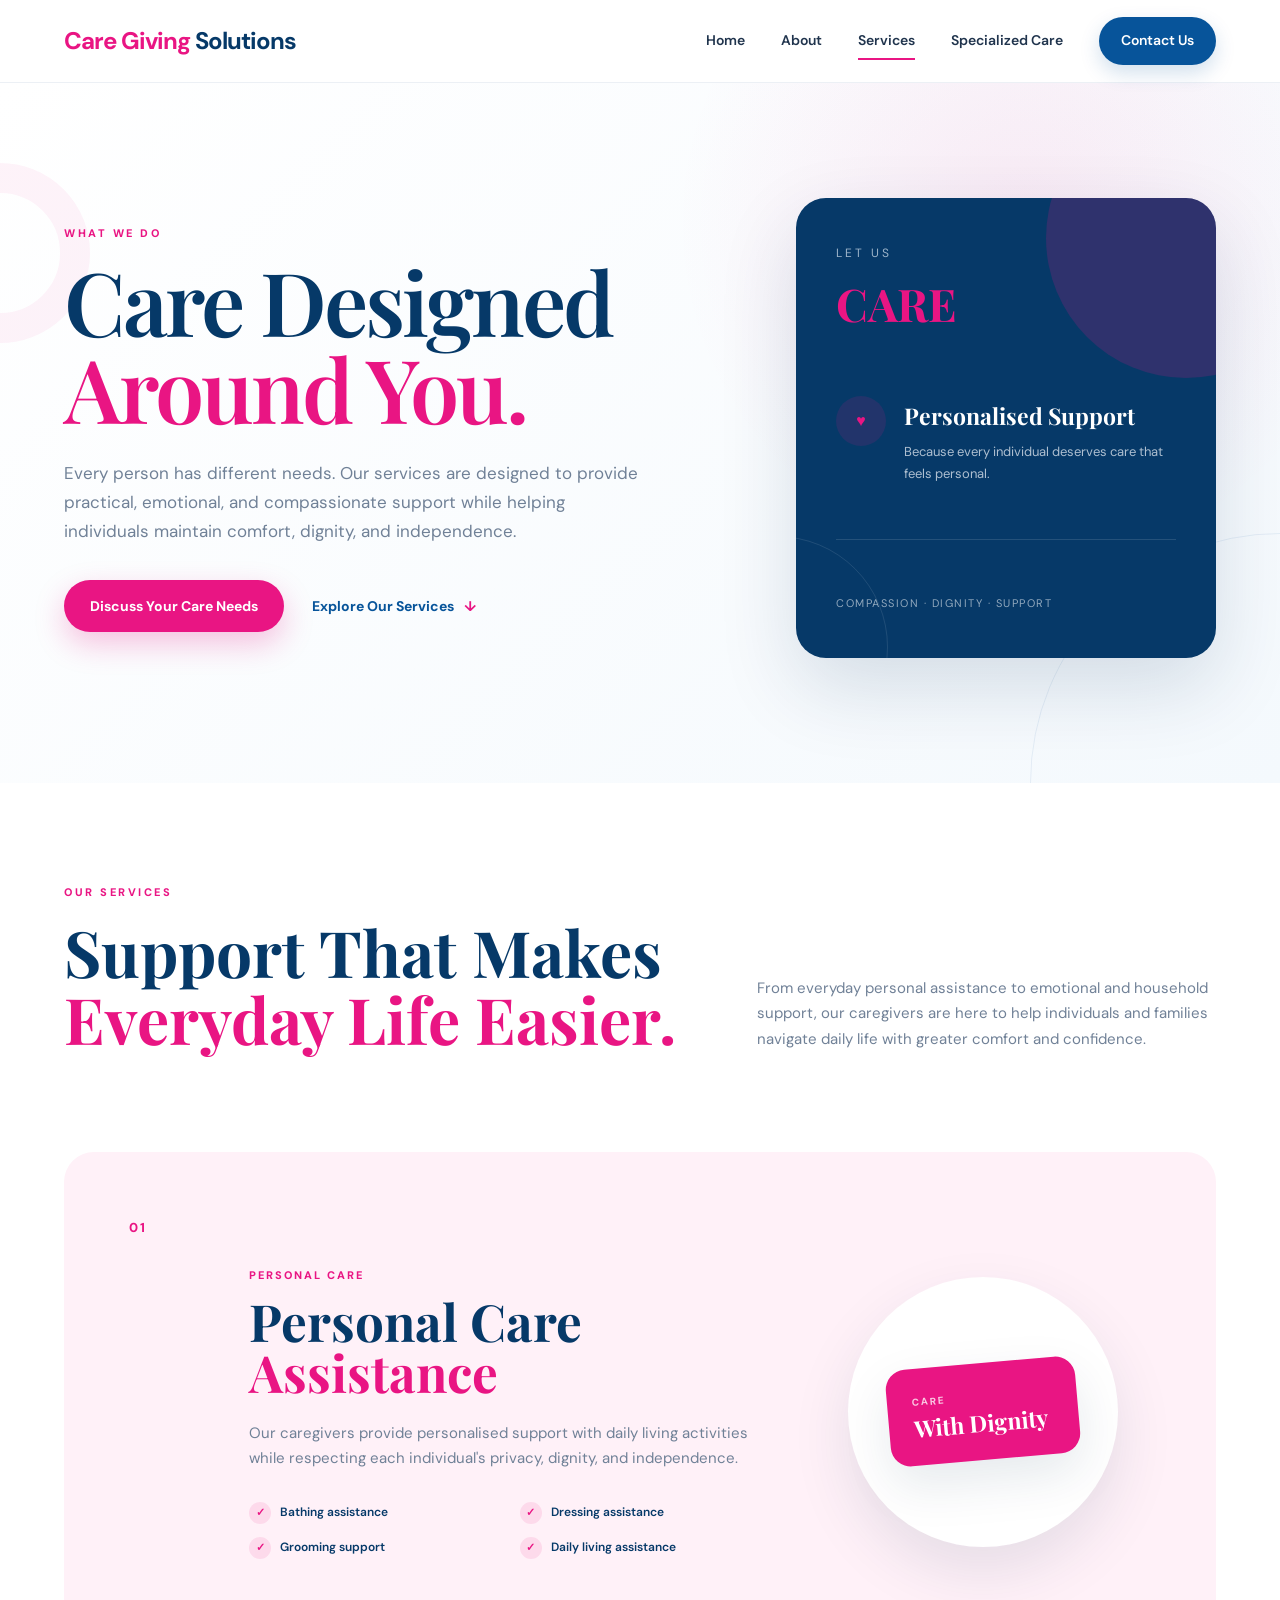
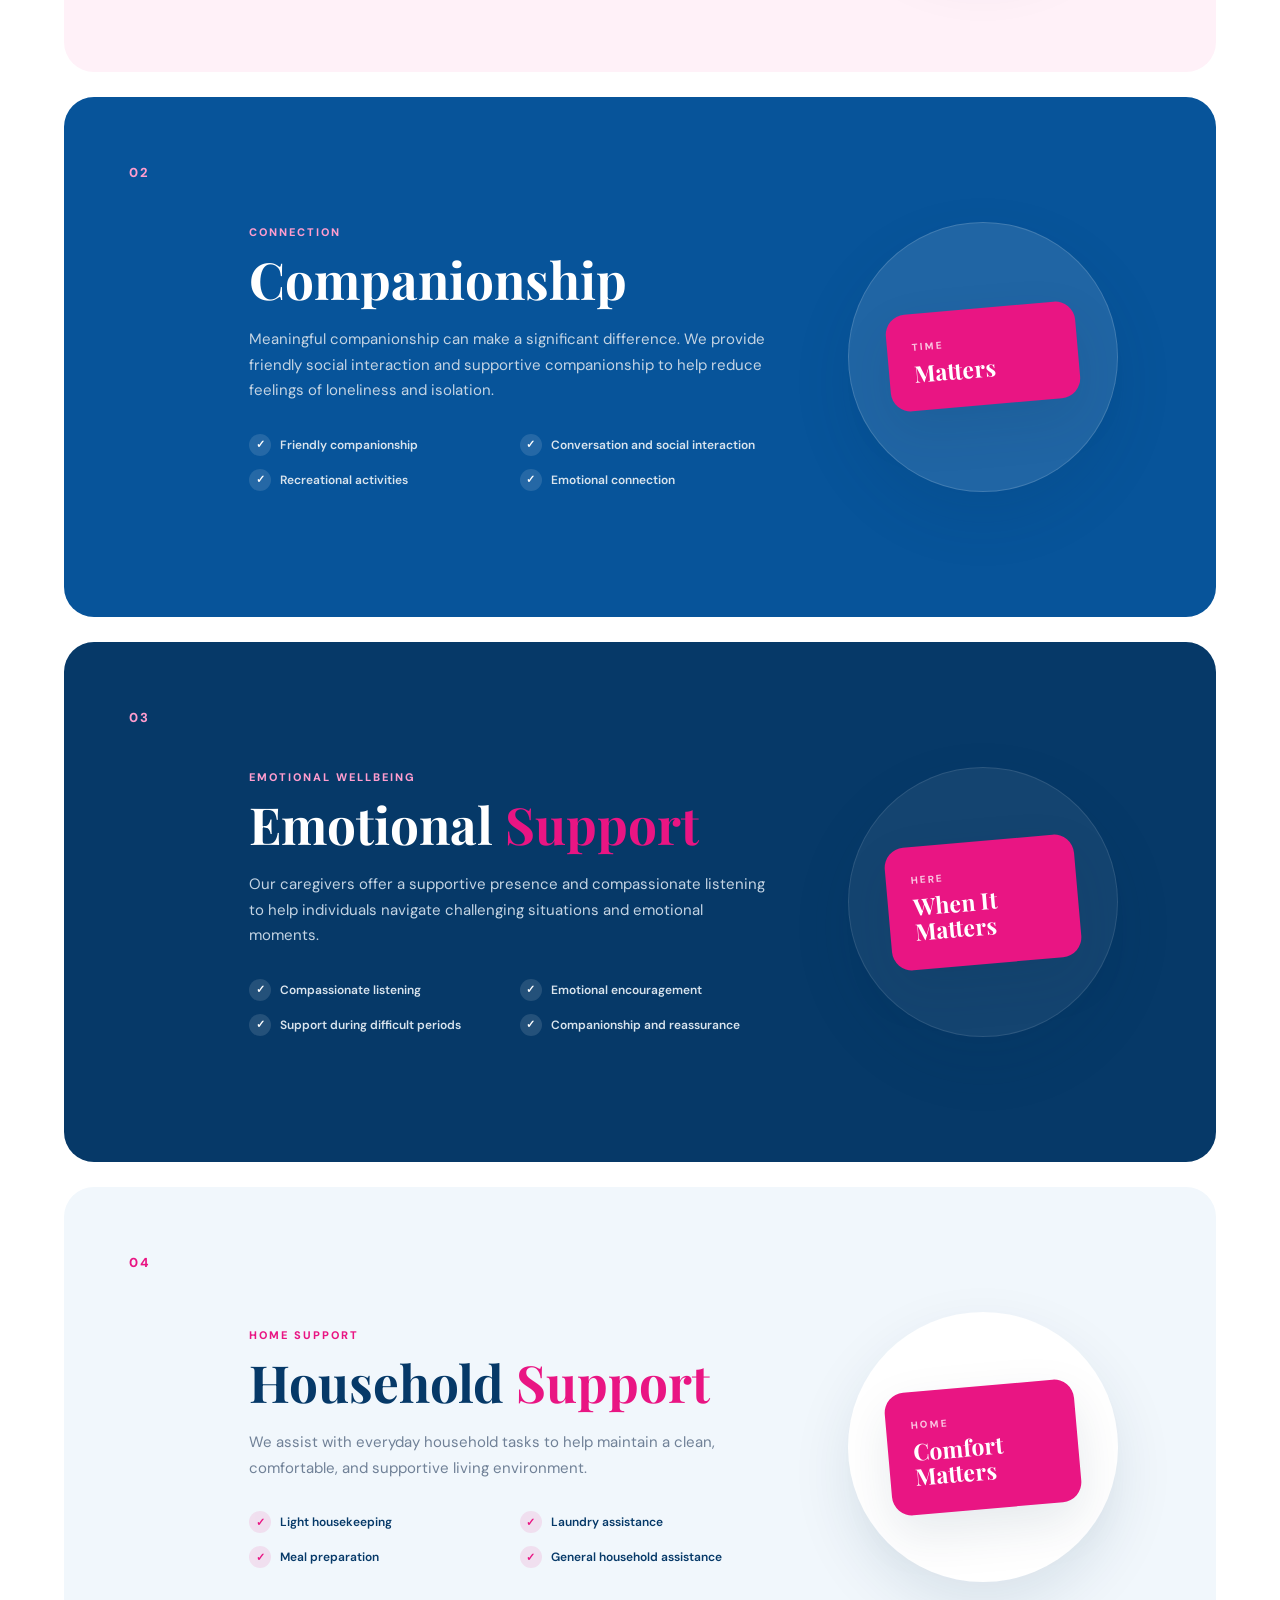
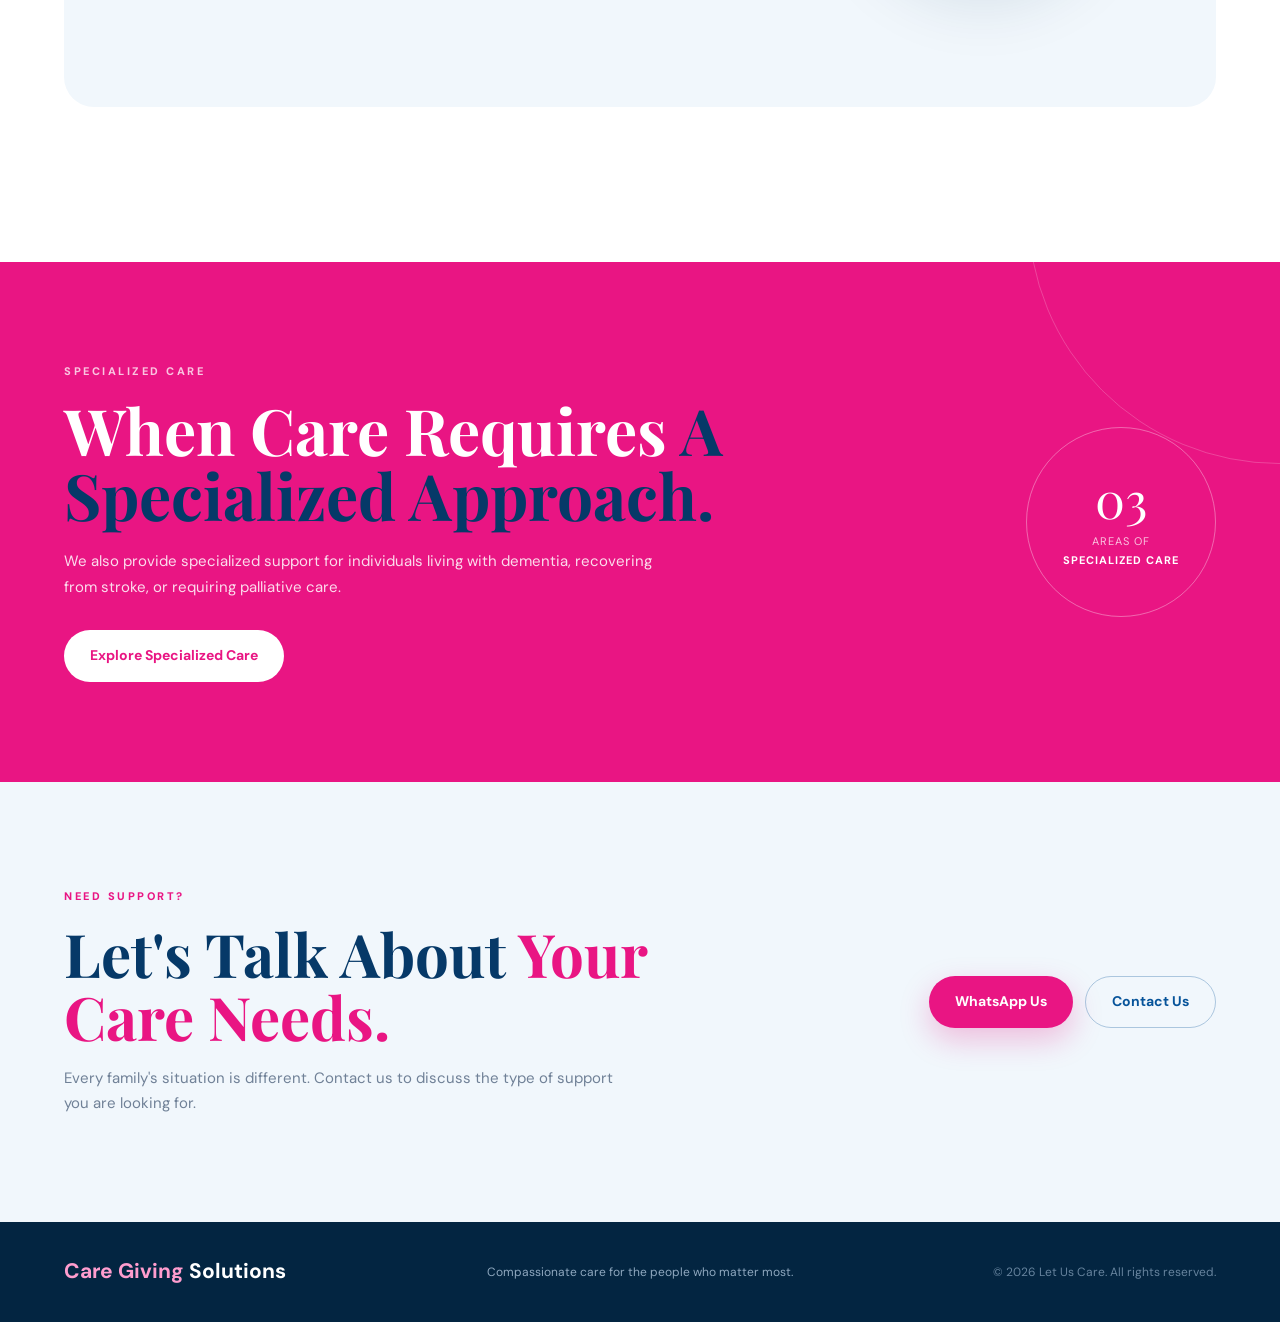
<file: services.html>
<!DOCTYPE html>

<html lang="en">

<head>
    <meta charset="UTF-8">
    <meta name="viewport" content="width=device-width, initial-scale=1.0">


    <title>Our Services | Let Us Care</title>

    <meta name="description"
        content="Explore the caregiver services offered by Let Us Care, including personal care assistance, companionship, emotional support and household support.">

    <link rel="stylesheet" href="css/services.css">


</head>

<body>

    <header class="navbar">
        <div class="container nav-container">
    
            <a href="index.html" class="logo">
                <span>Care Giving</span> Solutions
            </a>
    
            <nav class="nav-links" id="navLinks" aria-label="Main navigation">
                <a href="index.html">Home</a>
                <a href="about.html">About</a>
                <a href="services.html" class="active" aria-current="page">Services</a>
                <a href="specialized-care.html">Specialized Care</a>
                <a href="contact.html" class="nav-contact">Contact Us</a>
            </nav>
    
            <button class="menu-toggle" id="menuToggle" type="button" aria-label="Open navigation menu"
                aria-expanded="false" aria-controls="navLinks">
                <span></span>
                <span></span>
                <span></span>
            </button>
    
        </div>
    </header>


    <main>

        <section class="services-hero">

            <div class="hero-shape hero-shape-one"></div>
            <div class="hero-shape hero-shape-two"></div>

            <div class="container services-hero-container">

                <div class="services-hero-content">

                    <p class="eyebrow">
                        WHAT WE DO
                    </p>

                    <h1>
                        Care Designed
                        <span>Around You.</span>
                    </h1>

                    <p>
                        Every person has different needs. Our services are
                        designed to provide practical, emotional, and
                        compassionate support while helping individuals
                        maintain comfort, dignity, and independence.
                    </p>

                    <div class="hero-actions">

                        <a href="contact.html" class="btn btn-primary">
                            Discuss Your Care Needs
                        </a>

                        <a href="#services" class="text-link">
                            Explore Our Services
                            <span>↓</span>
                        </a>

                    </div>

                </div>


                <div class="services-hero-card">

                    <div class="hero-card-top">
                        <span>LET US</span>
                        <strong>CARE</strong>
                    </div>

                    <div class="hero-card-message">
                        <span>♥</span>

                        <div>
                            <strong>Personalised Support</strong>
                            <p>
                                Because every individual deserves
                                care that feels personal.
                            </p>
                        </div>
                    </div>

                    <div class="hero-card-line"></div>

                    <p class="hero-card-footer">
                        Compassion · Dignity · Support
                    </p>

                </div>

            </div>

        </section>


        <section class="services-intro">

            <div class="container services-intro-container">

                <div>

                    <p class="eyebrow">
                        OUR SERVICES
                    </p>

                    <h2>
                        Support That Makes
                        <span>Everyday Life Easier.</span>
                    </h2>

                </div>

                <p>
                    From everyday personal assistance to emotional and
                    household support, our caregivers are here to help
                    individuals and families navigate daily life with
                    greater comfort and confidence.
                </p>

            </div>

        </section>


        <section class="service-list" id="services">

            <div class="container">

                <article class="service-feature service-pink">

                    <div class="service-number">
                        01
                    </div>

                    <div class="service-content">

                        <p class="service-label">
                            PERSONAL CARE
                        </p>

                        <h2>
                            Personal Care
                            <span>Assistance</span>
                        </h2>

                        <p>
                            Our caregivers provide personalised support
                            with daily living activities while respecting
                            each individual's privacy, dignity, and
                            independence.
                        </p>

                        <div class="service-points">

                            <div>
                                <span>✓</span>
                                <p>Bathing assistance</p>
                            </div>

                            <div>
                                <span>✓</span>
                                <p>Dressing assistance</p>
                            </div>

                            <div>
                                <span>✓</span>
                                <p>Grooming support</p>
                            </div>

                            <div>
                                <span>✓</span>
                                <p>Daily living assistance</p>
                            </div>

                        </div>

                    </div>

                    <div class="service-visual">

                        <div class="visual-circle"></div>

                        <div class="visual-card">
                            <span>CARE</span>
                            <strong>With Dignity</strong>
                        </div>

                    </div>

                </article>


                <article class="service-feature service-blue">

                    <div class="service-number">
                        02
                    </div>

                    <div class="service-content">

                        <p class="service-label">
                            CONNECTION
                        </p>

                        <h2>
                            Companionship
                        </h2>

                        <p>
                            Meaningful companionship can make a significant
                            difference. We provide friendly social interaction
                            and supportive companionship to help reduce
                            feelings of loneliness and isolation.
                        </p>

                        <div class="service-points">

                            <div>
                                <span>✓</span>
                                <p>Friendly companionship</p>
                            </div>

                            <div>
                                <span>✓</span>
                                <p>Conversation and social interaction</p>
                            </div>

                            <div>
                                <span>✓</span>
                                <p>Recreational activities</p>
                            </div>

                            <div>
                                <span>✓</span>
                                <p>Emotional connection</p>
                            </div>

                        </div>

                    </div>

                    <div class="service-visual">

                        <div class="visual-circle"></div>

                        <div class="visual-card">
                            <span>TIME</span>
                            <strong>Matters</strong>
                        </div>

                    </div>

                </article>


                <article class="service-feature service-dark">

                    <div class="service-number">
                        03
                    </div>

                    <div class="service-content">

                        <p class="service-label">
                            EMOTIONAL WELLBEING
                        </p>

                        <h2>
                            Emotional
                            <span>Support</span>
                        </h2>

                        <p>
                            Our caregivers offer a supportive presence
                            and compassionate listening to help individuals
                            navigate challenging situations and emotional
                            moments.
                        </p>

                        <div class="service-points">

                            <div>
                                <span>✓</span>
                                <p>Compassionate listening</p>
                            </div>

                            <div>
                                <span>✓</span>
                                <p>Emotional encouragement</p>
                            </div>

                            <div>
                                <span>✓</span>
                                <p>Support during difficult periods</p>
                            </div>

                            <div>
                                <span>✓</span>
                                <p>Companionship and reassurance</p>
                            </div>

                        </div>

                    </div>

                    <div class="service-visual">

                        <div class="visual-circle"></div>

                        <div class="visual-card">
                            <span>HERE</span>
                            <strong>When It Matters</strong>
                        </div>

                    </div>

                </article>


                <article class="service-feature service-soft">

                    <div class="service-number">
                        04
                    </div>

                    <div class="service-content">

                        <p class="service-label">
                            HOME SUPPORT
                        </p>

                        <h2>
                            Household
                            <span>Support</span>
                        </h2>

                        <p>
                            We assist with everyday household tasks to help
                            maintain a clean, comfortable, and supportive
                            living environment.
                        </p>

                        <div class="service-points">

                            <div>
                                <span>✓</span>
                                <p>Light housekeeping</p>
                            </div>

                            <div>
                                <span>✓</span>
                                <p>Laundry assistance</p>
                            </div>

                            <div>
                                <span>✓</span>
                                <p>Meal preparation</p>
                            </div>

                            <div>
                                <span>✓</span>
                                <p>General household assistance</p>
                            </div>

                        </div>

                    </div>

                    <div class="service-visual">

                        <div class="visual-circle"></div>

                        <div class="visual-card">
                            <span>HOME</span>
                            <strong>Comfort Matters</strong>
                        </div>

                    </div>

                </article>

            </div>

        </section>


        <section class="specialized-preview">

            <div class="container specialized-preview-container">

                <div class="specialized-preview-content">

                    <p class="eyebrow">
                        SPECIALIZED CARE
                    </p>

                    <h2>
                        When Care Requires
                        <span>A Specialized Approach.</span>
                    </h2>

                    <p>
                        We also provide specialized support for individuals
                        living with dementia, recovering from stroke, or
                        requiring palliative care.
                    </p>

                    <a href="specialized-care.html" class="btn btn-white">
                        Explore Specialized Care
                    </a>

                </div>

                <div class="specialized-badge">

                    <span>03</span>

                    <p>
                        Areas of
                        <strong>Specialized Care</strong>
                    </p>

                </div>

            </div>

        </section>


        <section class="services-cta">

            <div class="container services-cta-container">

                <div>

                    <p class="eyebrow">
                        NEED SUPPORT?
                    </p>

                    <h2>
                        Let's Talk About
                        <span>Your Care Needs.</span>
                    </h2>

                    <p>
                        Every family's situation is different. Contact us
                        to discuss the type of support you are looking for.
                    </p>

                </div>

                <div class="cta-actions">

                    <a href="https://wa.me/277604362091" target="_blank" rel="noopener noreferrer"
                        class="btn btn-primary">
                        WhatsApp Us
                    </a>

                    <a href="contact.html" class="btn btn-outline">
                        Contact Us
                    </a>

                </div>

            </div>

        </section>

    </main>


    <footer class="footer">

        <div class="container footer-container">

            <div class="footer-logo">
                <span>Care Giving</span> Solutions
            </div>

            <p>
                Compassionate care for the people who matter most.
            </p>

            <p class="copyright">
                © 2026 Let Us Care. All rights reserved.
            </p>

        </div>

    </footer>

    <script src="js/main.js"></script>
</body>

</html>
</file>
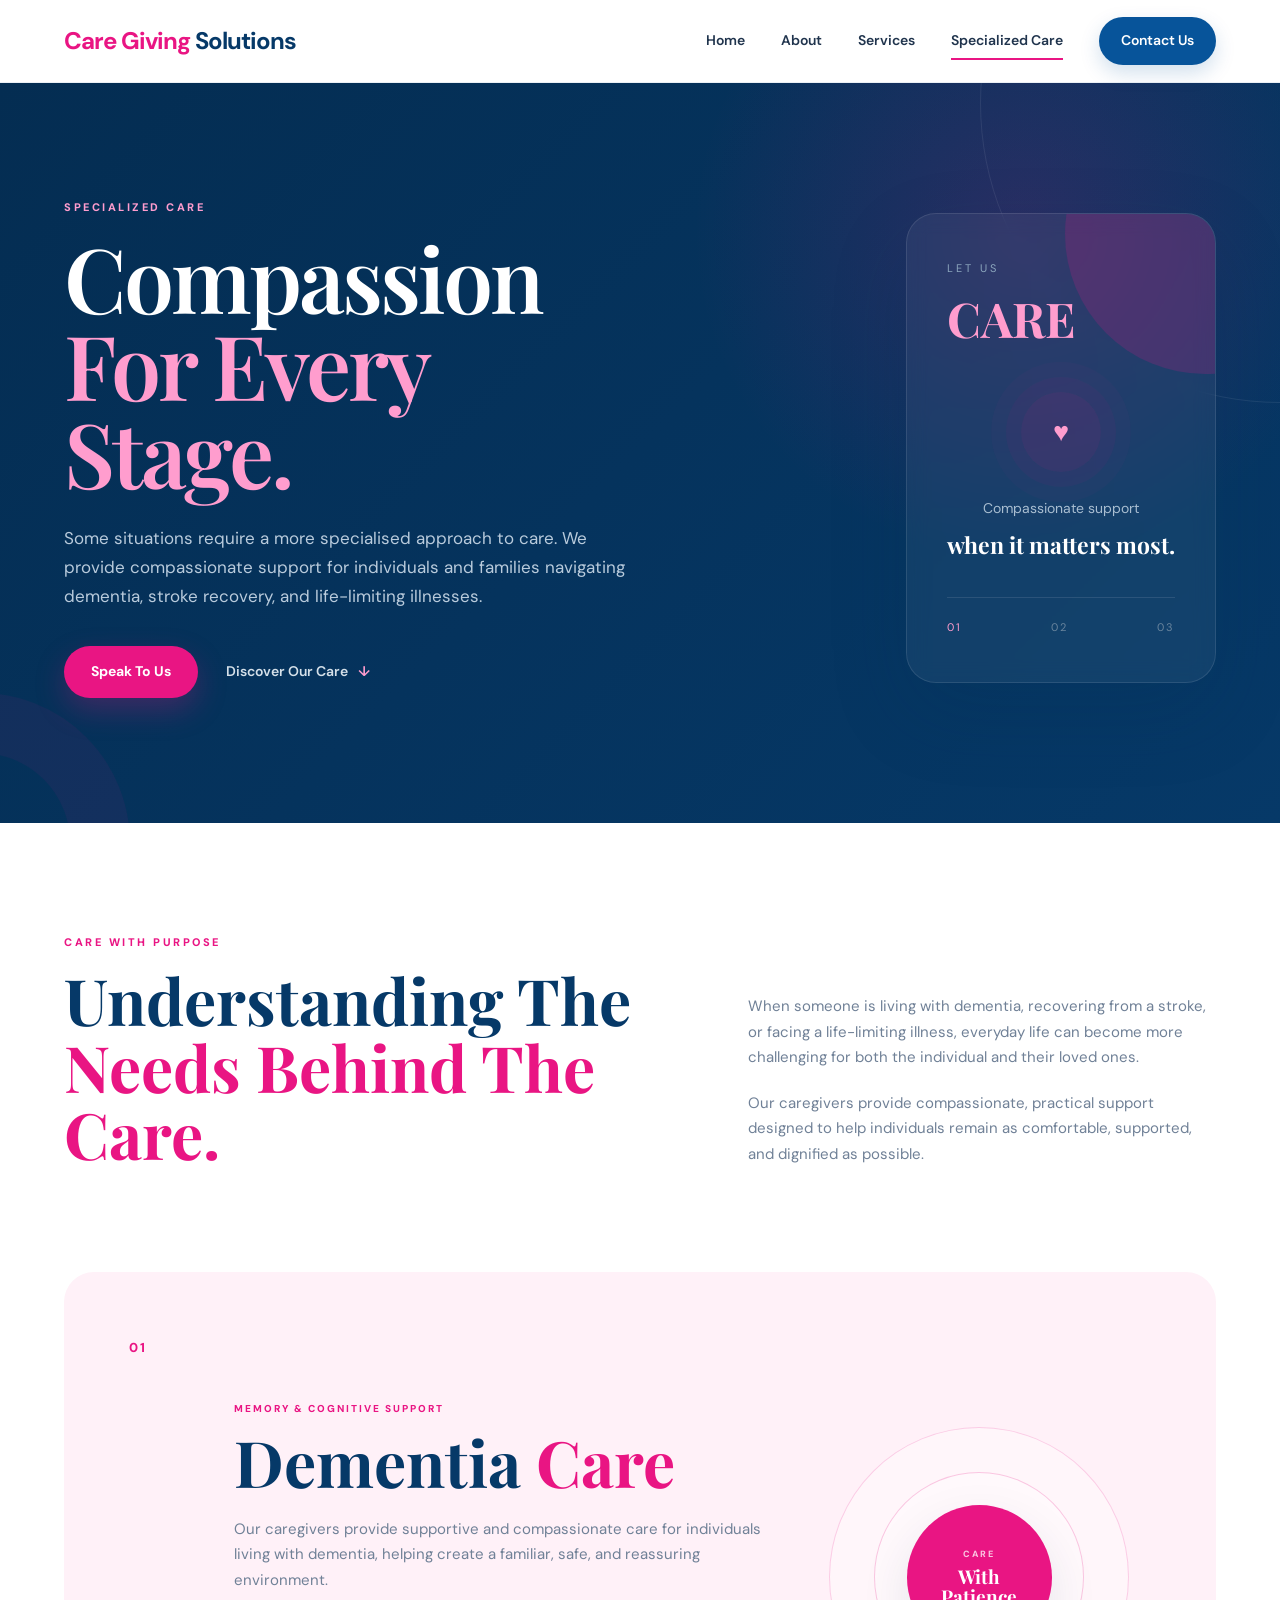
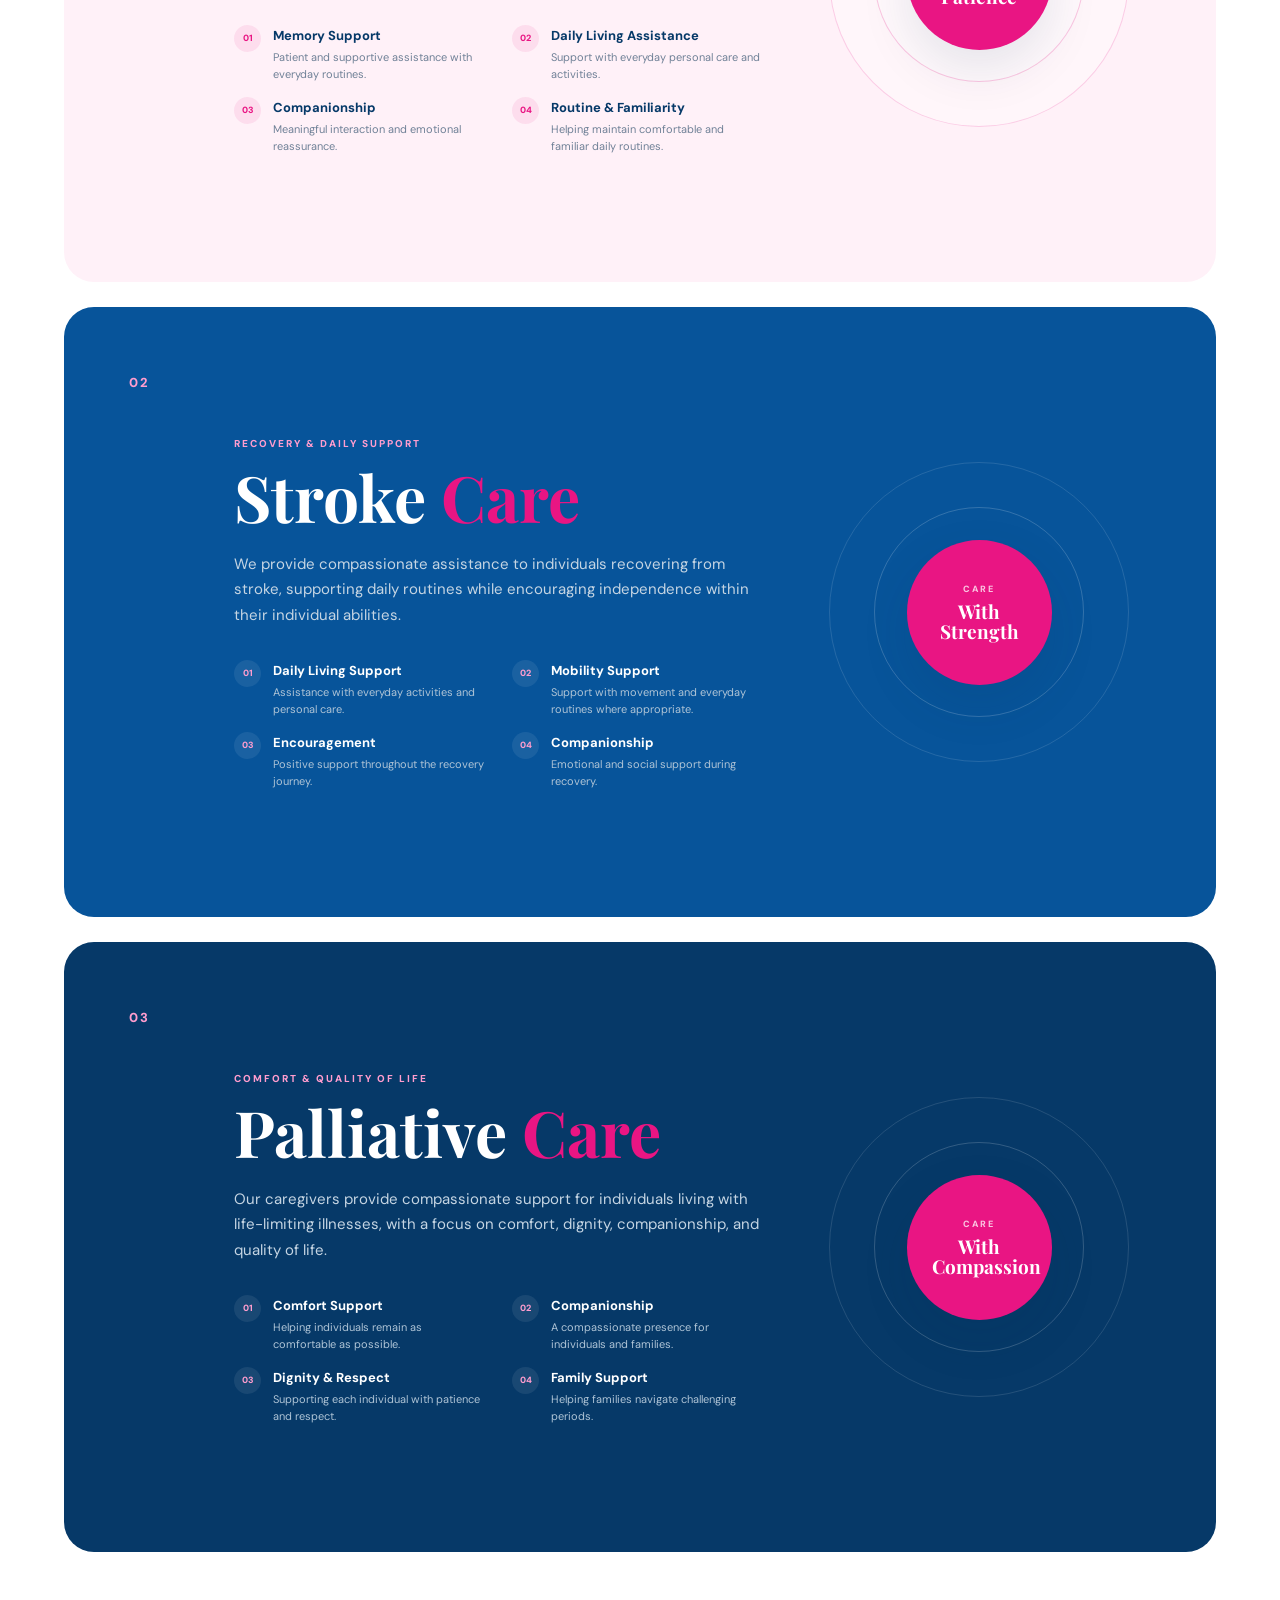
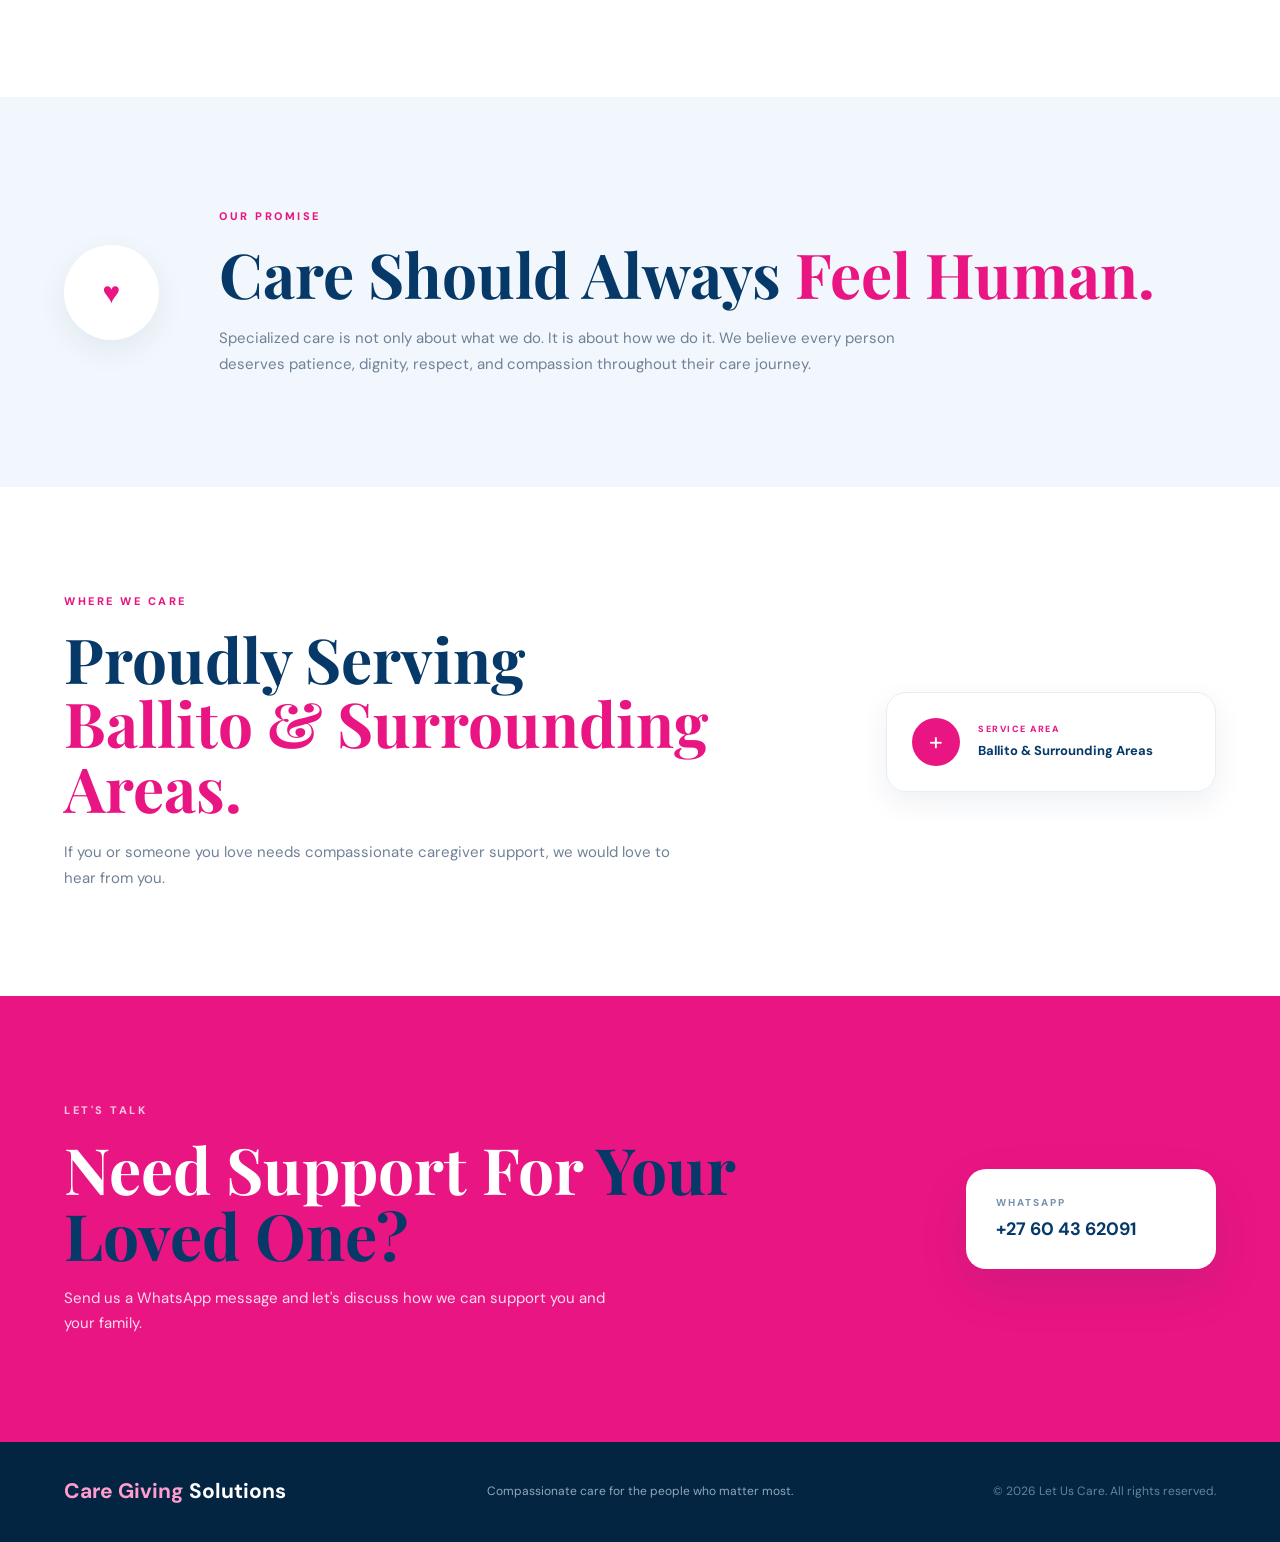
<file: specialized-care.html>
<!DOCTYPE html>

<html lang="en">

<head>
    <meta charset="UTF-8">
    <meta name="viewport" content="width=device-width, initial-scale=1.0">
    <title>Specialized Care | Let Us Care</title>
    <meta name="description"
        content="Let Us Care provides compassionate specialized caregiver support for dementia, stroke recovery, and palliative care in Ballito and surrounding areas.">
    <link rel="stylesheet" href="css/specialized-care.css">
</head>

<body>
    <header class="navbar">
        <div class="container nav-container">

            <a href="index.html" class="logo">
                <span>Care Giving</span> Solutions
            </a>

            <nav class="nav-links" id="navLinks" aria-label="Main navigation">
                <a href="index.html">Home</a>
                <a href="about.html">About</a>
                <a href="services.html">Services</a>
                <a href="specialized-care.html" class="active" aria-current="page">
                    Specialized Care
                </a>
                <a href="contact.html" class="nav-contact">Contact Us</a>
            </nav>

            <button class="menu-toggle" id="menuToggle" type="button" aria-label="Open navigation menu"
                aria-expanded="false" aria-controls="navLinks">
                <span></span>
                <span></span>
                <span></span>
            </button>

        </div>
    </header>

    <main>
        <!-- HERO -->
        <section class="specialized-hero">

            <div class="hero-orb hero-orb-one"></div>
            <div class="hero-orb hero-orb-two"></div>
            <div class="container specialized-hero-container">

                <div class="specialized-hero-content">

                    <p class="eyebrow">
                        SPECIALIZED CARE
                    </p>

                    <h1>
                        Compassion
                        <span>For Every Stage.</span>
                    </h1>

                    <p>
                        Some situations require a more specialised approach
                        to care. We provide compassionate support for
                        individuals and families navigating dementia,
                        stroke recovery, and life-limiting illnesses.
                    </p>

                    <div class="hero-buttons">

                        <a href="https://wa.me/27734434950" class="btn btn-primary" target="_blank"
                            rel="noopener noreferrer">
                            Speak To Us
                        </a>

                        <a href="#specialized-services" class="scroll-link">
                            Discover Our Care
                            <span>↓</span>
                        </a>

                    </div>

                </div>


                <div class="hero-care-panel">

                    <div class="panel-top">
                        <span>LET US</span>
                        <strong>CARE</strong>
                    </div>

                    <div class="panel-center">

                        <div class="heart-icon">
                            ♥
                        </div>

                        <p>
                            Compassionate support
                            <strong>when it matters most.</strong>
                        </p>

                    </div>

                    <div class="panel-bottom">

                        <span>01</span>
                        <span>02</span>
                        <span>03</span>

                    </div>

                </div>

            </div>

        </section>


        <!-- INTRO -->

        <section class="specialized-intro">

            <div class="container">

                <div class="intro-heading">

                    <p class="eyebrow">
                        CARE WITH PURPOSE
                    </p>

                    <h2>
                        Understanding The
                        <span>Needs Behind The Care.</span>
                    </h2>

                </div>

                <div class="intro-content">

                    <p>
                        When someone is living with dementia, recovering
                        from a stroke, or facing a life-limiting illness,
                        everyday life can become more challenging for both
                        the individual and their loved ones.
                    </p>

                    <p>
                        Our caregivers provide compassionate, practical
                        support designed to help individuals remain as
                        comfortable, supported, and dignified as possible.
                    </p>

                </div>

            </div>

        </section>


        <!-- SPECIALIZED SERVICES -->

        <section class="specialized-services" id="specialized-services">

            <div class="container">


                <!-- DEMENTIA -->

                <article class="specialized-card dementia-card">

                    <div class="card-number">
                        01
                    </div>

                    <div class="card-content">

                        <p class="service-label">
                            MEMORY & COGNITIVE SUPPORT
                        </p>

                        <h2>
                            Dementia
                            <span>Care</span>
                        </h2>

                        <p class="card-description">
                            Our caregivers provide supportive and
                            compassionate care for individuals living
                            with dementia, helping create a familiar,
                            safe, and reassuring environment.
                        </p>

                        <div class="care-features">

                            <div class="care-feature">

                                <span>01</span>

                                <div>
                                    <strong>Memory Support</strong>

                                    <p>
                                        Patient and supportive assistance
                                        with everyday routines.
                                    </p>
                                </div>

                            </div>


                            <div class="care-feature">

                                <span>02</span>

                                <div>
                                    <strong>Daily Living Assistance</strong>

                                    <p>
                                        Support with everyday personal
                                        care and activities.
                                    </p>
                                </div>

                            </div>


                            <div class="care-feature">

                                <span>03</span>

                                <div>
                                    <strong>Companionship</strong>

                                    <p>
                                        Meaningful interaction and
                                        emotional reassurance.
                                    </p>
                                </div>

                            </div>


                            <div class="care-feature">

                                <span>04</span>

                                <div>
                                    <strong>Routine & Familiarity</strong>

                                    <p>
                                        Helping maintain comfortable
                                        and familiar daily routines.
                                    </p>
                                </div>

                            </div>

                        </div>

                    </div>


                    <div class="card-visual">

                        <div class="visual-ring ring-one"></div>
                        <div class="visual-ring ring-two"></div>

                        <div class="visual-center">
                            <span>CARE</span>
                            <strong>With Patience</strong>
                        </div>

                    </div>

                </article>


                <!-- STROKE -->

                <article class="specialized-card stroke-card">

                    <div class="card-number">
                        02
                    </div>

                    <div class="card-content">

                        <p class="service-label">
                            RECOVERY & DAILY SUPPORT
                        </p>

                        <h2>
                            Stroke
                            <span>Care</span>
                        </h2>

                        <p class="card-description">
                            We provide compassionate assistance to
                            individuals recovering from stroke, supporting
                            daily routines while encouraging independence
                            within their individual abilities.
                        </p>

                        <div class="care-features">

                            <div class="care-feature">

                                <span>01</span>

                                <div>
                                    <strong>Daily Living Support</strong>

                                    <p>
                                        Assistance with everyday activities
                                        and personal care.
                                    </p>
                                </div>

                            </div>


                            <div class="care-feature">

                                <span>02</span>

                                <div>
                                    <strong>Mobility Support</strong>

                                    <p>
                                        Support with movement and everyday
                                        routines where appropriate.
                                    </p>
                                </div>

                            </div>


                            <div class="care-feature">

                                <span>03</span>

                                <div>
                                    <strong>Encouragement</strong>

                                    <p>
                                        Positive support throughout the
                                        recovery journey.
                                    </p>
                                </div>

                            </div>


                            <div class="care-feature">

                                <span>04</span>

                                <div>
                                    <strong>Companionship</strong>

                                    <p>
                                        Emotional and social support
                                        during recovery.
                                    </p>
                                </div>

                            </div>

                        </div>

                    </div>


                    <div class="card-visual">

                        <div class="visual-ring ring-one"></div>
                        <div class="visual-ring ring-two"></div>

                        <div class="visual-center">
                            <span>CARE</span>
                            <strong>With Strength</strong>
                        </div>

                    </div>

                </article>


                <!-- PALLIATIVE -->

                <article class="specialized-card palliative-card">

                    <div class="card-number">
                        03
                    </div>

                    <div class="card-content">

                        <p class="service-label">
                            COMFORT & QUALITY OF LIFE
                        </p>

                        <h2>
                            Palliative
                            <span>Care</span>
                        </h2>

                        <p class="card-description">
                            Our caregivers provide compassionate support
                            for individuals living with life-limiting
                            illnesses, with a focus on comfort, dignity,
                            companionship, and quality of life.
                        </p>

                        <div class="care-features">

                            <div class="care-feature">

                                <span>01</span>

                                <div>
                                    <strong>Comfort Support</strong>

                                    <p>
                                        Helping individuals remain as
                                        comfortable as possible.
                                    </p>
                                </div>

                            </div>


                            <div class="care-feature">

                                <span>02</span>

                                <div>
                                    <strong>Companionship</strong>

                                    <p>
                                        A compassionate presence for
                                        individuals and families.
                                    </p>
                                </div>

                            </div>


                            <div class="care-feature">

                                <span>03</span>

                                <div>
                                    <strong>Dignity & Respect</strong>

                                    <p>
                                        Supporting each individual with
                                        patience and respect.
                                    </p>
                                </div>

                            </div>


                            <div class="care-feature">

                                <span>04</span>

                                <div>
                                    <strong>Family Support</strong>

                                    <p>
                                        Helping families navigate
                                        challenging periods.
                                    </p>
                                </div>

                            </div>

                        </div>

                    </div>


                    <div class="card-visual">

                        <div class="visual-ring ring-one"></div>
                        <div class="visual-ring ring-two"></div>

                        <div class="visual-center">
                            <span>CARE</span>
                            <strong>With Compassion</strong>
                        </div>

                    </div>

                </article>

            </div>

        </section>


        <!-- CARE PRINCIPLE -->

        <section class="care-principle">

            <div class="container principle-container">

                <div class="principle-mark">
                    ♥
                </div>

                <div class="principle-content">

                    <p class="eyebrow">
                        OUR PROMISE
                    </p>

                    <h2>
                        Care Should Always
                        <span>Feel Human.</span>
                    </h2>

                    <p>
                        Specialized care is not only about what we do.
                        It is about how we do it. We believe every person
                        deserves patience, dignity, respect, and compassion
                        throughout their care journey.
                    </p>

                </div>

            </div>

        </section>


        <!-- SERVICE AREA -->

        <section class="service-area">

            <div class="container service-area-container">

                <div class="area-content">

                    <p class="eyebrow">
                        WHERE WE CARE
                    </p>

                    <h2>
                        Proudly Serving
                        <span>Ballito & Surrounding Areas.</span>
                    </h2>

                    <p>
                        If you or someone you love needs compassionate
                        caregiver support, we would love to hear from you.
                    </p>

                </div>

                <div class="area-location">

                    <div class="location-icon">
                        +
                    </div>

                    <div>
                        <span>SERVICE AREA</span>

                        <strong>
                            Ballito & Surrounding Areas
                        </strong>
                    </div>

                </div>

            </div>

        </section>


        <!-- CTA -->

        <section class="specialized-cta">

            <div class="container specialized-cta-container">

                <div>

                    <p class="eyebrow">
                        LET'S TALK
                    </p>

                    <h2>
                        Need Support For
                        <span>Your Loved One?</span>
                    </h2>

                    <p>
                        Send us a WhatsApp message and let's discuss
                        how we can support you and your family.
                    </p>

                </div>

                <a href="https://wa.me/277604362091" class="whatsapp-button" target="_blank" rel="noopener noreferrer">
                    <span>WhatsApp</span>
                    <strong>+27 60 43 62091</strong>
                </a>

            </div>

        </section>

    </main>


    <footer class="footer">

        <div class="container footer-container">

            <div class="footer-logo">
                <span>Care Giving</span> Solutions
            </div>

            <p>
                Compassionate care for the people who matter most.
            </p>

            <p class="copyright">
                © 2026 Let Us Care. All rights reserved.
            </p>

        </div>

    </footer>

    <script src="js/main.js"></script>

</body>

</html>
</file>
<file: css/style.css>
@import url('https://fonts.googleapis.com/css2?family=DM+Sans:wght@400;500;600;700&family=Playfair+Display:wght@500;600;700&display=swap');

/* =========================================================
   1. GLOBAL STYLES
========================================================= */

:root {
    --pink: #e91583;
    --pink-dark: #c90d6c;
    --pink-soft: #fff1f8;
    --blue: #07549a;
    --blue-dark: #063968;
    --blue-deep: #042d52;
    --blue-soft: #f1f7fc;
    --white: #ffffff;
    --off-white: #fafbfd;
    --text: #20344d;
    --muted: #708197;
    --border: #e8edf3;
    --shadow-sm: 0 10px 30px rgba(4, 45, 82, 0.07);
    --shadow-md: 0 20px 50px rgba(4, 45, 82, 0.10);
    --shadow-lg: 0 30px 80px rgba(4, 45, 82, 0.14);
}

* {
    margin: 0;
    padding: 0;
    box-sizing: border-box;
}

html {
    scroll-behavior: smooth;
    scroll-padding-top: 95px;
}

body {
    font-family: "DM Sans", sans-serif;
    background: var(--white);
    color: var(--text);
    line-height: 1.7;
    overflow-x: hidden;
}

img {
    display: block;
    width: 100%;
    max-width: 100%;
}

a {
    color: inherit;
    text-decoration: none;
}

button,
input,
textarea,
select {
    font: inherit;
}

button,
a {
    -webkit-tap-highlight-color: transparent;
}

button:focus-visible,
a:focus-visible {
    outline: 3px solid var(--pink);
    outline-offset: 4px;
}

.container {
    width: min(1180px, 90%);
    margin-inline: auto;
}

section[id] {
    scroll-margin-top: 95px;
}

/* =========================================================
   2. NAVIGATION — DESKTOP
========================================================= */

.navbar {
    position: sticky;
    top: 0;
    z-index: 1000;
    background: rgba(255, 255, 255, 0.96);
    backdrop-filter: blur(18px);
    -webkit-backdrop-filter: blur(18px);
    border-bottom: 1px solid rgba(232, 237, 243, 0.8);
}

.nav-container {
    position: relative;
    min-height: 82px;
    display: flex;
    align-items: center;
    justify-content: space-between;
    gap: 24px;
}

.logo {
    flex-shrink: 0;
    font-size: 24px;
    font-weight: 700;
    letter-spacing: -1px;
    color: var(--blue-dark);
}

.logo span,
.footer-logo span {
    color: var(--pink);
}

.nav-links {
    display: flex;
    align-items: center;
    justify-content: flex-end;
    gap: clamp(16px, 2.5vw, 36px);
}

.nav-links a {
    position: relative;
    font-size: 14px;
    font-weight: 600;
    color: var(--text);
    transition: color 0.3s ease, background 0.3s ease;
}

.nav-links a:not(.nav-contact)::after {
    content: "";
    position: absolute;
    left: 0;
    bottom: -7px;
    width: 0;
    height: 2px;
    background: var(--pink);
    transition: width 0.3s ease;
}

.nav-links a:not(.nav-contact):hover {
    color: var(--pink);
}

.nav-links a:not(.nav-contact):hover::after {
    width: 100%;
}

.nav-contact {
    padding: 12px 22px;
    color: var(--white) !important;
    background: var(--blue);
    border-radius: 50px;
    box-shadow: 0 8px 20px rgba(7, 84, 154, 0.18);
    transition: background 0.3s ease, transform 0.3s ease;
}

.nav-contact:hover {
    background: var(--pink);
    transform: translateY(-2px);
}

/* Hidden on desktop; displayed on mobile. */

.menu-toggle {
    display: none;
    width: 46px;
    height: 46px;
    flex-shrink: 0;
    align-items: center;
    justify-content: center;
    flex-direction: column;
    gap: 6px;
    padding: 0;
    border: 1px solid var(--border);
    border-radius: 12px;
    background: var(--white);
    cursor: pointer;
}

.menu-toggle span {
    display: block;
    width: 23px;
    height: 2px;
    border-radius: 10px;
    background: var(--blue-dark);
    transition: transform 0.25s ease, opacity 0.25s ease;
}

/* =========================================================
   3. HERO SECTION
========================================================= */

.hero {
    position: relative;
    padding: 105px 0 125px;
    background:
        radial-gradient(circle at 85% 20%, rgba(233, 21, 131, 0.07), transparent 30%),
        linear-gradient(135deg, #ffffff 0%, #ffffff 60%, #f7fbff 100%);
    overflow: hidden;
}

.hero::before {
    content: "";
    position: absolute;
    width: 500px;
    height: 500px;
    right: -250px;
    top: 100px;
    border-radius: 50%;
    border: 1px solid rgba(7, 84, 154, 0.08);
    pointer-events: none;
}

.hero-container {
    display: grid;
    grid-template-columns: minmax(0, 1.02fr) minmax(0, 0.98fr);
    align-items: center;
    gap: clamp(35px, 6vw, 85px);
}

.hero-content {
    min-width: 0;
}

.hero-label {
    display: inline-flex;
    align-items: center;
    gap: 10px;
    margin-bottom: 25px;
    color: var(--pink);
    font-size: 11px;
    font-weight: 700;
    letter-spacing: 2.5px;
    line-height: 1.6;
}

.hero-label::before {
    content: "";
    width: 35px;
    height: 2px;
    flex-shrink: 0;
    background: var(--pink);
}

.hero h1 {
    font-family: "Playfair Display", serif;
    font-size: clamp(62px, 8vw, 105px);
    font-weight: 600;
    line-height: 0.98;
    letter-spacing: -4px;
    color: var(--blue-dark);
}

.hero h1 span {
    color: var(--pink);
}

.hero h2 {
    margin-top: 22px;
    font-size: clamp(24px, 3vw, 38px);
    font-weight: 600;
    line-height: 1.2;
    letter-spacing: 1px;
    color: var(--blue);
}

.hero-description {
    max-width: 560px;
    margin-top: 28px;
    font-size: 17px;
    color: var(--muted);
}

.specialized-intro {
    max-width: 600px;
    margin-top: 20px;
    font-size: 16px;
    color: var(--blue);
}

.specialized-intro strong {
    color: var(--pink);
}

.hero-buttons {
    display: flex;
    align-items: center;
    flex-wrap: wrap;
    gap: 14px;
    margin-top: 34px;
}

.btn {
    display: inline-flex;
    align-items: center;
    justify-content: center;
    min-height: 52px;
    padding: 12px 26px;
    border: 1px solid transparent;
    border-radius: 50px;
    font-size: 14px;
    font-weight: 700;
    line-height: 1.4;
    text-align: center;
    transition: background 0.3s ease, color 0.3s ease,
                transform 0.3s ease, box-shadow 0.3s ease;
}

.btn-primary {
    color: var(--white);
    background: var(--pink);
    box-shadow: 0 12px 30px rgba(233, 21, 131, 0.25);
}

.btn-primary:hover {
    background: var(--pink-dark);
    transform: translateY(-3px);
    box-shadow: 0 18px 35px rgba(233, 21, 131, 0.28);
}

.btn-secondary {
    color: var(--blue);
    border-color: rgba(7, 84, 154, 0.25);
    background: rgba(255, 255, 255, 0.8);
}

.btn-secondary:hover {
    color: var(--white);
    background: var(--blue);
    border-color: var(--blue);
    transform: translateY(-3px);
}

/* Hero image */

.hero-image {
    position: relative;
    min-width: 0;
    padding: 15px 15px 45px 35px;
}

.hero-image::before {
    content: "";
    position: absolute;
    right: -15px;
    bottom: 5px;
    width: 85%;
    height: 90%;
    border-radius: 35px;
    background: var(--pink-soft);
    z-index: 0;
}

.hero-image::after {
    content: "";
    position: absolute;
    left: 5px;
    top: 20px;
    width: 100px;
    height: 100px;
    border-radius: 50%;
    border: 20px solid rgba(7, 84, 154, 0.08);
    z-index: 0;
    pointer-events: none;
}

.hero-image img {
    position: relative;
    z-index: 2;
    height: 570px;
    object-fit: cover;
    object-position: center;
    border-radius: 28px;
    box-shadow: var(--shadow-lg);
}

.experience-card {
    position: absolute;
    z-index: 5;
    left: -5px;
    bottom: 15px;
    display: flex;
    align-items: center;
    gap: 14px;
    max-width: calc(100% - 10px);
    padding: 18px 22px;
    background: rgba(255, 255, 255, 0.97);
    border-radius: 16px;
    box-shadow: var(--shadow-md);
    border: 1px solid rgba(255, 255, 255, 0.8);
}

.experience-card .heart {
    width: 44px;
    height: 44px;
    flex-shrink: 0;
    display: flex;
    align-items: center;
    justify-content: center;
    border-radius: 50%;
    color: var(--pink);
    background: var(--pink-soft);
    font-size: 18px;
}

.experience-card strong,
.experience-card small {
    display: block;
}

.experience-card strong {
    color: var(--blue-dark);
    font-size: 14px;
}

.experience-card small {
    color: var(--muted);
    font-size: 12px;
}

/* =========================================================
   4. INTRODUCTION / ABOUT SECTION
========================================================= */

.about {
    padding: 125px 0;
    background: var(--white);
}

.about-container {
    display: grid;
    grid-template-columns: minmax(0, 0.9fr) minmax(0, 1.1fr);
    gap: clamp(40px, 8vw, 100px);
    align-items: center;
}

.section-label {
    margin-bottom: 16px;
    color: var(--pink);
    font-size: 11px;
    font-weight: 800;
    letter-spacing: 2.5px;
    line-height: 1.6;
}

.about h2 {
    max-width: 500px;
    font-family: "Playfair Display", serif;
    font-size: clamp(38px, 4vw, 57px);
    font-weight: 600;
    line-height: 1.12;
    color: var(--blue-dark);
}

.about h2 span {
    color: var(--pink);
}

.about-text {
    position: relative;
    padding-left: 40px;
    font-size: 17px;
    color: var(--muted);
}

.about-text::before {
    content: "";
    position: absolute;
    left: 0;
    top: 5px;
    width: 3px;
    height: 90px;
    border-radius: 5px;
    background: linear-gradient(var(--pink), var(--blue));
}

.about-text p + p {
    margin-top: 22px;
}

/* =========================================================
   5. SERVICES
========================================================= */

.services {
    padding: 125px 0;
    background: var(--blue-soft);
}

.section-title {
    max-width: 680px;
    margin: 0 auto 65px;
    text-align: center;
}

.section-title h2 {
    font-family: "Playfair Display", serif;
    font-size: clamp(42px, 5vw, 62px);
    font-weight: 600;
    line-height: 1.1;
    color: var(--blue-dark);
}

.section-title h2 span {
    color: var(--pink);
}

.section-title > p:last-child {
    max-width: 560px;
    margin: 18px auto 0;
    color: var(--muted);
}

.services-grid {
    display: grid;
    grid-template-columns: repeat(4, minmax(0, 1fr));
    gap: 20px;
}

.service-card {
    position: relative;
    min-width: 0;
    min-height: 300px;
    padding: 34px 28px;
    background: var(--white);
    border-radius: 22px;
    border: 1px solid var(--border);
    overflow: hidden;
    transition: transform 0.35s ease, box-shadow 0.35s ease;
}

.service-card::before {
    content: "";
    position: absolute;
    left: 0;
    top: 0;
    width: 100%;
    height: 4px;
    background: var(--blue);
    transform: scaleX(0);
    transform-origin: left;
    transition: transform 0.35s ease;
}

.service-card:hover {
    transform: translateY(-8px);
    box-shadow: var(--shadow-md);
}

.service-card:hover::before {
    transform: scaleX(1);
}

.service-card.featured {
    background: var(--blue-dark);
    border-color: var(--blue-dark);
}

.service-card.featured::before {
    background: var(--pink);
    transform: scaleX(1);
}

.service-icon {
    width: 48px;
    height: 48px;
    display: flex;
    align-items: center;
    justify-content: center;
    margin-bottom: 25px;
    border-radius: 14px;
    background: var(--pink-soft);
    color: var(--pink);
    font-size: 19px;
    font-weight: 800;
}

.service-card h3 {
    margin-bottom: 14px;
    font-size: 19px;
    line-height: 1.4;
    color: var(--blue);
}

.service-card.featured h3 {
    color: var(--white);
}

.service-card p {
    color: var(--muted);
    font-size: 14px;
}

.service-card.featured p {
    color: #cbd9e8;
}

/* =========================================================
   6. SPECIALIZED CARE
========================================================= */

.specialized-care {
    padding: 130px 0;
    background: var(--white);
}

.specialized-header {
    max-width: 750px;
    margin-bottom: 65px;
}

.specialized-header h2 {
    font-family: "Playfair Display", serif;
    font-size: clamp(48px, 6vw, 76px);
    font-weight: 600;
    line-height: 1.05;
    color: var(--blue-dark);
}

.specialized-header h2 span {
    color: var(--pink);
}

.specialized-header > p:last-child {
    max-width: 600px;
    margin-top: 18px;
    color: var(--muted);
    font-size: 16px;
}

.specialized-grid {
    display: grid;
    grid-template-columns: repeat(3, minmax(0, 1fr));
    gap: 24px;
}

.specialized-card {
    position: relative;
    min-width: 0;
    min-height: 310px;
    padding: 38px;
    border-radius: 24px;
    background: var(--off-white);
    border: 1px solid var(--border);
    overflow: hidden;
    transition: transform 0.35s ease, background 0.35s ease,
                border-color 0.35s ease, box-shadow 0.35s ease;
}

.specialized-card::after {
    content: "";
    position: absolute;
    right: -70px;
    bottom: -70px;
    width: 150px;
    height: 150px;
    border-radius: 50%;
    background: var(--pink-soft);
    transition: transform 0.4s ease;
}

.specialized-card:hover {
    transform: translateY(-8px);
    background: var(--white);
    border-color: rgba(233, 21, 131, 0.2);
    box-shadow: var(--shadow-md);
}

.specialized-card:hover::after {
    transform: scale(1.5);
}

.specialized-number {
    position: relative;
    z-index: 2;
    margin-bottom: 30px;
    color: var(--pink);
    font-size: 11px;
    font-weight: 800;
    letter-spacing: 2px;
}

.specialized-card h3 {
    position: relative;
    z-index: 2;
    margin-bottom: 15px;
    font-family: "Playfair Display", serif;
    font-size: 29px;
    font-weight: 600;
    color: var(--blue-dark);
}

.specialized-card p {
    position: relative;
    z-index: 2;
    color: var(--muted);
    font-size: 14px;
}

/* =========================================================
   7. SERVICE AREA
========================================================= */

.service-area {
    position: relative;
    padding: 80px 0;
    color: var(--white);
    background: var(--pink);
    overflow: hidden;
}

.service-area::before {
    content: "";
    position: absolute;
    width: 450px;
    height: 450px;
    right: -180px;
    top: -220px;
    border-radius: 50%;
    border: 1px solid rgba(255, 255, 255, 0.2);
    pointer-events: none;
}

.service-area-container {
    position: relative;
    z-index: 2;
    display: flex;
    align-items: center;
    justify-content: space-between;
    gap: 60px;
}

.service-area .section-label {
    color: rgba(255, 255, 255, 0.8);
}

.service-area h2 {
    font-family: "Playfair Display", serif;
    font-size: clamp(42px, 5vw, 60px);
    font-weight: 600;
    line-height: 1.05;
}

.service-area h2 span {
    color: var(--blue-dark);
}

.area-content {
    display: flex;
    align-items: center;
    gap: 20px;
    max-width: 540px;
    min-width: 0;
}

.location-icon {
    width: 58px;
    height: 58px;
    flex-shrink: 0;
    display: flex;
    align-items: center;
    justify-content: center;
    border-radius: 50%;
    color: var(--pink);
    background: var(--white);
    font-size: 18px;
}

.area-content h3 {
    font-size: 20px;
    font-weight: 700;
    line-height: 1.4;
}

.area-content p {
    margin-top: 5px;
    color: rgba(255, 255, 255, 0.88);
    font-size: 14px;
}

/* =========================================================
   8. CONTACT SECTION
========================================================= */

.contact {
    position: relative;
    padding: 130px 0;
    color: var(--white);
    background:
        radial-gradient(circle at 90% 20%, rgba(233, 21, 131, 0.15), transparent 30%),
        var(--blue-dark);
    overflow: hidden;
}

.contact::before {
    content: "";
    position: absolute;
    width: 500px;
    height: 500px;
    left: -300px;
    bottom: -300px;
    border-radius: 50%;
    border: 1px solid rgba(255, 255, 255, 0.08);
    pointer-events: none;
}

.contact-container {
    position: relative;
    z-index: 2;
    display: grid;
    grid-template-columns: minmax(0, 1fr) minmax(0, 0.75fr);
    gap: clamp(40px, 8vw, 100px);
    align-items: center;
}

.contact .section-label {
    color: #ff9dce;
}

.contact h2 {
    max-width: 650px;
    font-family: "Playfair Display", serif;
    font-size: clamp(42px, 5vw, 68px);
    font-weight: 600;
    line-height: 1.08;
}

.contact h2 span {
    color: #ff9dce;
}

.contact-content > p:last-child {
    max-width: 560px;
    margin-top: 24px;
    color: #cbd9e8;
    font-size: 16px;
}

.contact-details {
    display: flex;
    flex-direction: column;
    gap: 14px;
    min-width: 0;
}

.contact-item {
    display: flex;
    align-items: center;
    gap: 18px;
    min-width: 0;
    padding: 20px;
    border: 1px solid rgba(255, 255, 255, 0.12);
    border-radius: 18px;
    background: rgba(255, 255, 255, 0.05);
    transition: background 0.3s ease, transform 0.3s ease,
                border-color 0.3s ease;
}

.contact-item:hover {
    background: rgba(255, 255, 255, 0.1);
    transform: translateX(6px);
    border-color: rgba(255, 255, 255, 0.2);
}

.contact-icon {
    width: 48px;
    height: 48px;
    flex-shrink: 0;
    display: flex;
    align-items: center;
    justify-content: center;
    border-radius: 50%;
    background: var(--pink);
    color: var(--white);
    font-size: 12px;
    font-weight: 800;
}

.contact-item > div:last-child {
    min-width: 0;
}

.contact-item small {
    display: block;
    color: #b6c7d7;
    font-size: 11px;
    text-transform: uppercase;
    letter-spacing: 1px;
}

.contact-item strong {
    display: block;
    margin-top: 3px;
    color: var(--white);
    font-size: 15px;
    overflow-wrap: anywhere;
}

/* =========================================================
   9. FOOTER
========================================================= */

.footer {
    padding: 32px 0;
    background: #032541;
    color: #8fa8bf;
}

.footer-container {
    display: flex;
    align-items: center;
    justify-content: space-between;
    flex-wrap: wrap;
    gap: 20px;
}

.footer-logo {
    font-size: 21px;
    font-weight: 700;
    color: var(--white);
}

.footer p {
    font-size: 12px;
}

.copyright {
    color: #8fa8bf;
}

/* =========================================================
   10. ABOUT PAGE — HERO
========================================================= */

.page-hero {
    position: relative;
    padding: 100px 0;
    background:
        radial-gradient(circle at 85% 30%, rgba(233, 21, 131, 0.08), transparent 30%),
        var(--blue-soft);
    overflow: hidden;
}

.page-hero-container {
    display: grid;
    grid-template-columns: minmax(0, 1.3fr) minmax(0, 0.7fr);
    align-items: center;
    gap: 80px;
}

.page-hero-content {
    max-width: 760px;
    min-width: 0;
}

.page-hero h1 {
    font-family: "Playfair Display", serif;
    font-size: clamp(48px, 6vw, 78px);
    font-weight: 600;
    line-height: 1.05;
    color: var(--blue-dark);
}

.page-hero h1 span {
    display: block;
    color: var(--pink);
}

.page-hero-content > p:last-child {
    max-width: 620px;
    margin-top: 25px;
    color: var(--muted);
    font-size: 17px;
}

.page-hero-accent {
    position: relative;
    width: 230px;
    height: 230px;
    max-width: 100%;
    margin-left: auto;
    display: flex;
    flex-direction: column;
    align-items: center;
    justify-content: center;
    border-radius: 50%;
    background: var(--pink);
    color: var(--white);
    box-shadow: 0 25px 60px rgba(233, 21, 131, 0.2);
}

.page-hero-accent::before {
    content: "";
    position: absolute;
    inset: -18px;
    border: 1px solid rgba(233, 21, 131, 0.25);
    border-radius: 50%;
    pointer-events: none;
}

.page-hero-accent span {
    font-family: "Playfair Display", serif;
    font-size: 40px;
}

.page-hero-accent strong {
    font-size: 13px;
    letter-spacing: 2px;
    text-transform: uppercase;
    text-align: center;
}

/* =========================================================
   11. ABOUT PAGE — STORY
========================================================= */

.about-story {
    padding: 130px 0;
}

.about-story-container {
    display: grid;
    grid-template-columns: minmax(0, 0.9fr) minmax(0, 1.1fr);
    align-items: center;
    gap: 100px;
}

.about-story-image {
    position: relative;
    min-width: 0;
    padding: 20px 20px 40px 0;
}

.about-story-image img {
    position: relative;
    z-index: 2;
    height: 560px;
    object-fit: cover;
    border-radius: 28px;
    box-shadow: var(--shadow-lg);
}

.about-image-decoration {
    position: absolute;
    width: 85%;
    height: 90%;
    right: 0;
    bottom: 0;
    border-radius: 28px;
    background: var(--pink-soft);
}

.about-image-card {
    position: absolute;
    z-index: 4;
    right: -20px;
    bottom: 15px;
    display: flex;
    align-items: center;
    gap: 13px;
    max-width: calc(100% - 10px);
    padding: 17px 20px;
    background: var(--white);
    border-radius: 16px;
    box-shadow: var(--shadow-md);
}

.about-image-card > span {
    width: 42px;
    height: 42px;
    flex-shrink: 0;
    display: flex;
    align-items: center;
    justify-content: center;
    border-radius: 50%;
    color: var(--pink);
    background: var(--pink-soft);
}

.about-image-card strong,
.about-image-card small {
    display: block;
}

.about-image-card strong {
    color: var(--blue-dark);
    font-size: 13px;
}

.about-image-card small {
    color: var(--muted);
    font-size: 11px;
}

.about-story-content {
    min-width: 0;
}

.about-story-content h2 {
    max-width: 600px;
    font-family: "Playfair Display", serif;
    font-size: clamp(42px, 5vw, 62px);
    line-height: 1.08;
    color: var(--blue-dark);
}

.about-story-content h2 span {
    color: var(--pink);
}

.about-story-content > p:not(.section-label) {
    max-width: 620px;
    margin-top: 22px;
    color: var(--muted);
    font-size: 16px;
}

/* =========================================================
   12. ABOUT PAGE — VALUES
========================================================= */

.care-approach {
    padding: 125px 0;
    background: var(--blue-soft);
}

.values-grid {
    display: grid;
    grid-template-columns: repeat(4, minmax(0, 1fr));
    gap: 20px;
}

.value-card {
    position: relative;
    min-width: 0;
    padding: 32px 26px;
    min-height: 270px;
    background: var(--white);
    border-radius: 22px;
    border: 1px solid var(--border);
    transition: transform 0.35s ease, box-shadow 0.35s ease,
                border-color 0.35s ease;
}

.value-card:hover {
    transform: translateY(-7px);
    box-shadow: var(--shadow-md);
    border-color: rgba(233, 21, 131, 0.2);
}

.value-number {
    margin-bottom: 25px;
    color: var(--pink);
    font-size: 11px;
    font-weight: 800;
    letter-spacing: 2px;
}

.value-card h3 {
    margin-bottom: 13px;
    font-family: "Playfair Display", serif;
    font-size: 25px;
    line-height: 1.3;
    color: var(--blue-dark);
}

.value-card p {
    color: var(--muted);
    font-size: 14px;
}

/* =========================================================
   13. ABOUT PAGE — WHY US
========================================================= */

.why-us {
    padding: 130px 0;
}

.why-us-container {
    display: grid;
    grid-template-columns: minmax(0, 0.9fr) minmax(0, 1.1fr);
    gap: 100px;
    align-items: center;
}

.why-us-content h2 {
    max-width: 580px;
    font-family: "Playfair Display", serif;
    font-size: clamp(40px, 5vw, 60px);
    line-height: 1.08;
    color: var(--blue-dark);
}

.why-us-content h2 span {
    color: var(--pink);
}

.why-us-content > p:last-child {
    max-width: 560px;
    margin-top: 25px;
    color: var(--muted);
    font-size: 16px;
}

.benefits-list {
    display: flex;
    flex-direction: column;
    gap: 16px;
    min-width: 0;
}

.benefit-item {
    display: flex;
    align-items: flex-start;
    gap: 18px;
    padding: 22px;
    border-radius: 18px;
    background: var(--off-white);
    border: 1px solid var(--border);
    transition: transform 0.3s ease, border-color 0.3s ease,
                background 0.3s ease, box-shadow 0.3s ease;
}

.benefit-item:hover {
    transform: translateX(6px);
    border-color: rgba(233, 21, 131, 0.2);
    background: var(--white);
    box-shadow: var(--shadow-sm);
}

.benefit-check {
    width: 38px;
    height: 38px;
    flex-shrink: 0;
    display: flex;
    align-items: center;
    justify-content: center;
    border-radius: 50%;
    background: var(--pink-soft);
    color: var(--pink);
    font-weight: 800;
}

.benefit-item > div:last-child {
    min-width: 0;
}

.benefit-item h3 {
    color: var(--blue-dark);
    font-size: 16px;
    line-height: 1.4;
}

.benefit-item p {
    margin-top: 3px;
    color: var(--muted);
    font-size: 13px;
}

/* =========================================================
   14. ABOUT PAGE — SPECIALIZED CTA
========================================================= */

.about-specialized {
    padding: 90px 0;
    background: var(--pink);
    color: var(--white);
}

.about-specialized-container {
    display: grid;
    grid-template-columns: minmax(0, 1fr) minmax(0, 0.8fr);
    gap: 80px;
    align-items: center;
}

.about-specialized .section-label {
    color: rgba(255, 255, 255, 0.85);
}

.about-specialized h2 {
    max-width: 650px;
    font-family: "Playfair Display", serif;
    font-size: clamp(42px, 5vw, 62px);
    line-height: 1.05;
}

.about-specialized h2 span {
    color: var(--blue-dark);
}

.about-specialized-container > div:last-child > p {
    margin-bottom: 25px;
    color: rgba(255, 255, 255, 0.9);
    font-size: 15px;
}

.about-specialized .btn-primary {
    background: var(--white);
    color: var(--pink);
    box-shadow: none;
}

.about-specialized .btn-primary:hover {
    background: var(--blue-dark);
    color: var(--white);
}

/* =========================================================
   15. ABOUT PAGE — FINAL CTA
========================================================= */

.about-cta {
    padding: 100px 0;
    background: var(--blue-soft);
}

.about-cta-container {
    display: flex;
    align-items: center;
    justify-content: space-between;
    gap: 50px;
}

.about-cta h2 {
    max-width: 700px;
    font-family: "Playfair Display", serif;
    font-size: clamp(40px, 5vw, 58px);
    line-height: 1.08;
    color: var(--blue-dark);
}

.about-cta h2 span {
    color: var(--pink);
}

.about-cta p:not(.section-label) {
    max-width: 600px;
    margin-top: 18px;
    color: var(--muted);
    font-size: 15px;
}

/* =========================================================
   16. TABLETS AND SMALL LAPTOPS
========================================================= */

@media (max-width: 1050px) {
    .hero {
        padding: 85px 0 100px;
    }

    .hero-container {
        grid-template-columns: minmax(0, 1fr);
        gap: 55px;
    }

    .hero-content {
        max-width: 760px;
    }

    .hero-image {
        width: 100%;
        max-width: 680px;
        margin-inline: auto;
    }

    .hero-image img {
        height: 520px;
    }

    .about-container {
        gap: 55px;
    }

    .services-grid {
        grid-template-columns: repeat(2, minmax(0, 1fr));
    }

    .contact-container {
        grid-template-columns: minmax(0, 1fr);
        gap: 45px;
    }

    .contact-content {
        max-width: 760px;
    }

    .contact-details {
        max-width: 650px;
    }

    .page-hero-container {
        grid-template-columns: minmax(0, 1fr);
        gap: 50px;
    }

    .page-hero-accent {
        margin-left: 0;
    }

    .about-story-container,
    .why-us-container {
        grid-template-columns: minmax(0, 1fr);
        gap: 55px;
    }

    .about-story-image {
        width: 100%;
        max-width: 650px;
    }

    .values-grid {
        grid-template-columns: repeat(2, minmax(0, 1fr));
    }

    .about-specialized-container {
        grid-template-columns: minmax(0, 1fr);
        gap: 35px;
    }

    .about-cta-container {
        align-items: flex-start;
        flex-direction: column;
        gap: 25px;
    }
}

/* =========================================================
   17. MOBILE PHONES
========================================================= */

@media (max-width: 700px) {
    .container {
        width: min(92%, 560px);
    }

    html {
        scroll-padding-top: 78px;
    }

    section[id] {
        scroll-margin-top: 78px;
    }

    /* Mobile navbar */

    .nav-container {
        min-height: 72px;
        gap: 12px;
    }

    .logo {
        font-size: clamp(18px, 4.8vw, 21px);
        letter-spacing: -0.8px;
    }

    .menu-toggle {
        display: flex;
    }

    .nav-links {
        position: absolute;
        top: calc(100% + 1px);
        left: 0;
        right: 0;
        z-index: 1001;

        display: flex;
        flex-direction: column;
        align-items: stretch;
        gap: 2px;

        padding: 10px;
        background: rgba(255, 255, 255, 0.99);
        backdrop-filter: blur(18px);
        -webkit-backdrop-filter: blur(18px);
        border: 1px solid var(--border);
        border-radius: 16px;
        box-shadow: var(--shadow-md);

        opacity: 0;
        visibility: hidden;
        pointer-events: none;
        transform: translateY(-8px);

        transition: opacity 0.25s ease,
                    visibility 0.25s ease,
                    transform 0.25s ease;
    }

    .nav-links.active {
        opacity: 1;
        visibility: visible;
        pointer-events: auto;
        transform: translateY(0);
    }

    .nav-links a {
        display: block;
        width: 100%;
        padding: 13px 15px;
        border-radius: 10px;
        font-size: 15px;
    }

    .nav-links a:not(.nav-contact)::after {
        display: none;
    }

    .nav-links a:not(.nav-contact):hover {
        background: var(--pink-soft);
    }

    .nav-contact {
        margin-top: 5px;
        padding: 13px 15px !important;
        text-align: center;
    }

    /* Hamburger to close icon */

    .menu-toggle.active span:nth-child(1) {
        transform: translateY(8px) rotate(45deg);
    }

    .menu-toggle.active span:nth-child(2) {
        opacity: 0;
    }

    .menu-toggle.active span:nth-child(3) {
        transform: translateY(-8px) rotate(-45deg);
    }

    /* Hero */

    .hero {
        padding: 65px 0 75px;
    }

    .hero-container {
        gap: 45px;
    }

    .hero-label {
        align-items: flex-start;
        margin-bottom: 20px;
        font-size: 10px;
        letter-spacing: 1.5px;
    }

    .hero-label::before {
        width: 23px;
        margin-top: 8px;
    }

    .hero h1 {
        font-size: clamp(50px, 12.5vw, 64px);
        letter-spacing: -2.5px;
    }

    .hero h2 {
        margin-top: 17px;
        font-size: clamp(22px, 5.8vw, 28px);
        letter-spacing: 0.3px;
    }

    .hero-description {
        margin-top: 20px;
        font-size: 15px;
        line-height: 1.75;
    }

    .specialized-intro {
        margin-top: 16px;
        font-size: 14px;
        line-height: 1.7;
    }

    .hero-buttons {
        flex-direction: column;
        align-items: stretch;
        gap: 11px;
        margin-top: 27px;
    }

    .btn {
        width: 100%;
        min-height: 50px;
        padding: 12px 18px;
    }

    /* Hero image */

    .hero-image {
        padding: 8px 8px 36px;
    }

    .hero-image img {
        height: clamp(300px, 95vw, 430px);
        border-radius: 22px;
    }

    .hero-image::before {
        right: -4px;
        bottom: 0;
        width: 88%;
        height: 88%;
        border-radius: 24px;
    }

    .hero-image::after {
        width: 65px;
        height: 65px;
        left: -2px;
        top: 15px;
        border-width: 13px;
    }

    .experience-card {
        left: 5px;
        bottom: 5px;
        gap: 10px;
        padding: 12px 14px;
        border-radius: 14px;
    }

    .experience-card .heart {
        width: 36px;
        height: 36px;
        font-size: 15px;
    }

    .experience-card strong {
        font-size: 12px;
    }

    .experience-card small {
        font-size: 10px;
    }

    /* General section spacing */

    .about,
    .services,
    .specialized-care {
        padding: 78px 0;
    }

    .section-label {
        margin-bottom: 12px;
        font-size: 10px;
        letter-spacing: 1.8px;
    }

    /* About section */

    .about-container {
        grid-template-columns: minmax(0, 1fr);
        gap: 32px;
    }

    .about h2 {
        font-size: clamp(34px, 8.8vw, 47px);
        line-height: 1.12;
    }

    .about-text {
        padding-left: 22px;
        font-size: 15px;
        line-height: 1.75;
    }

    .about-text::before {
        height: 100%;
        max-height: 110px;
    }

    .about-text p + p {
        margin-top: 17px;
    }

    /* Services */

    .section-title {
        margin-bottom: 40px;
    }

    .section-title h2 {
        font-size: clamp(38px, 10vw, 52px);
    }

    .section-title > p:last-child {
        margin-top: 14px;
        font-size: 15px;
    }

    .services-grid {
        grid-template-columns: minmax(0, 1fr);
        gap: 16px;
    }

    .service-card {
        min-height: 0;
        padding: 27px 23px;
        border-radius: 19px;
    }

    .service-icon {
        width: 44px;
        height: 44px;
        margin-bottom: 19px;
    }

    .service-card h3 {
        margin-bottom: 10px;
        font-size: 18px;
    }

    .service-card p {
        font-size: 14px;
        line-height: 1.75;
    }

    /* Specialized care */

    .specialized-header {
        margin-bottom: 40px;
    }

    .specialized-header h2 {
        font-size: clamp(42px, 11vw, 61px);
        line-height: 1.08;
    }

    .specialized-header > p:last-child {
        font-size: 15px;
    }

    .specialized-grid {
        grid-template-columns: minmax(0, 1fr);
        gap: 16px;
    }

    .specialized-card {
        min-height: 0;
        padding: 27px 23px;
        border-radius: 20px;
    }

    .specialized-number {
        margin-bottom: 20px;
    }

    .specialized-card h3 {
        margin-bottom: 11px;
        font-size: 25px;
    }

    .specialized-card p {
        font-size: 14px;
        line-height: 1.75;
    }

    /* Service area */

    .service-area {
        padding: 65px 0;
    }

    .service-area-container {
        flex-direction: column;
        align-items: flex-start;
        gap: 28px;
    }

    .service-area h2 {
        font-size: clamp(40px, 10vw, 54px);
    }

    .area-content {
        width: 100%;
        align-items: flex-start;
        gap: 14px;
    }

    .location-icon {
        width: 46px;
        height: 46px;
    }

    .area-content h3 {
        font-size: 18px;
        line-height: 1.4;
    }

    .area-content p {
        font-size: 13px;
        line-height: 1.7;
    }

    /* Contact */

    .contact {
        padding: 78px 0;
    }

    .contact-container {
        grid-template-columns: minmax(0, 1fr);
        gap: 35px;
    }

    .contact h2 {
        font-size: clamp(37px, 9.5vw, 52px);
        line-height: 1.1;
    }

    .contact-content > p:last-child {
        margin-top: 18px;
        font-size: 15px;
        line-height: 1.75;
    }

    .contact-details {
        width: 100%;
        gap: 12px;
    }

    .contact-item {
        width: 100%;
        gap: 12px;
        padding: 15px;
        border-radius: 15px;
    }

    .contact-icon {
        width: 42px;
        height: 42px;
        font-size: 11px;
    }

    .contact-item strong {
        font-size: 13px;
        overflow-wrap: anywhere;
    }

    /* Footer */

    .footer {
        padding: 28px 0;
    }

    .footer-container {
        flex-direction: column;
        align-items: flex-start;
        gap: 8px;
    }

    .footer-logo {
        font-size: 20px;
    }

    .footer p {
        font-size: 12px;
        line-height: 1.7;
    }

    /* About page */

    .page-hero {
        padding: 70px 0;
    }

    .page-hero-container {
        grid-template-columns: minmax(0, 1fr);
        gap: 38px;
    }

    .page-hero h1 {
        font-size: clamp(40px, 10vw, 58px);
        line-height: 1.1;
        overflow-wrap: anywhere;
    }

    .page-hero-content > p:last-child {
        margin-top: 18px;
        font-size: 15px;
    }

    .page-hero-accent {
        width: 175px;
        height: 175px;
        margin: 0 auto;
    }

    .page-hero-accent::before {
        inset: -12px;
    }

    .page-hero-accent span {
        font-size: 34px;
    }

    .page-hero-accent strong {
        font-size: 11px;
        letter-spacing: 1.5px;
    }

    .about-story,
    .why-us {
        padding: 78px 0;
    }

    .about-story-container,
    .why-us-container {
        grid-template-columns: minmax(0, 1fr);
        gap: 38px;
    }

    .about-story-image {
        padding: 12px 10px 35px 0;
    }

    .about-story-image img {
        height: clamp(300px, 85vw, 430px);
        border-radius: 22px;
    }

    .about-image-card {
        left: 12px;
        right: 12px;
        bottom: 8px;
        gap: 10px;
        padding: 12px 14px;
    }

    .about-image-card > span {
        width: 36px;
        height: 36px;
    }

    .about-image-card strong {
        font-size: 12px;
    }

    .about-image-card small {
        font-size: 10px;
    }

    .about-story-content h2,
    .why-us-content h2 {
        font-size: clamp(35px, 9vw, 48px);
        line-height: 1.12;
    }

    .about-story-content > p:not(.section-label),
    .why-us-content > p:last-child {
        margin-top: 17px;
        font-size: 15px;
        line-height: 1.75;
    }

    .care-approach {
        padding: 78px 0;
    }

    .values-grid {
        grid-template-columns: minmax(0, 1fr);
        gap: 15px;
    }

    .value-card {
        min-height: 0;
        padding: 26px 23px;
        border-radius: 19px;
    }

    .value-number {
        margin-bottom: 17px;
    }

    .value-card h3 {
        font-size: 23px;
    }

    .about-specialized {
        padding: 70px 0;
    }

    .about-specialized-container {
        grid-template-columns: minmax(0, 1fr);
        gap: 25px;
    }

    .about-specialized h2 {
        font-size: clamp(36px, 9vw, 50px);
        line-height: 1.1;
    }

    .about-specialized-container > div:last-child > p {
        font-size: 15px;
        line-height: 1.75;
    }

    .about-cta {
        padding: 75px 0;
    }

    .about-cta-container {
        flex-direction: column;
        align-items: flex-start;
        gap: 22px;
    }

    .about-cta h2 {
        font-size: clamp(35px, 9vw, 48px);
        line-height: 1.12;
    }

    .about-cta p:not(.section-label) {
        font-size: 15px;
        line-height: 1.75;
    }
}

/* =========================================================
   18. EXTRA-SMALL PHONES
========================================================= */

@media (max-width: 380px) {
    .container {
        width: 90%;
    }

    .nav-container {
        min-height: 68px;
    }

    .logo {
        font-size: 18px;
    }

    .menu-toggle {
        width: 42px;
        height: 42px;
    }

    .hero {
        padding-top: 55px;
    }

    .hero h1 {
        font-size: clamp(45px, 12.5vw, 50px);
        letter-spacing: -2px;
    }

    .hero h2 {
        font-size: 21px;
    }

    .hero-image img {
        height: 320px;
    }

    .experience-card {
        left: 0;
        padding: 10px 11px;
    }

    .experience-card .heart {
        width: 32px;
        height: 32px;
    }

    .experience-card strong {
        font-size: 11px;
    }

    .experience-card small {
        font-size: 9px;
    }

    .service-card,
    .specialized-card {
        padding: 23px 19px;
    }

    .contact-item {
        padding: 13px;
    }

    .contact-item strong {
        font-size: 12px;
    }

    .about-image-card {
        left: 8px;
        right: 8px;
        padding: 10px;
    }
}


/* ========================================
   MEET OUR TEAM
======================================== */

.team-section {
    padding: 90px 0;
    background: var(--white, #ffffff);
}

.team-section .section-title {
    max-width: 760px;
    margin: 0 auto 45px;
    text-align: center;
}

.team-section .section-title h2 {
    margin-bottom: 18px;
}

.team-section .section-title h2 span {
    color: var(--pink, #e91583);
}

.team-section .section-title > p:last-child {
    max-width: 680px;
    margin-left: auto;
    margin-right: auto;
    line-height: 1.8;
    color: var(--muted, #708197);
}

.team-grid {
    display: grid;
    grid-template-columns: repeat(4, minmax(0, 1fr));
    gap: 25px;
    align-items: stretch;
}

.team-card {
    min-width: 0;
    overflow: hidden;
    background: var(--white, #ffffff);
    border: 1px solid #e8edf3;
    border-radius: 16px;
    box-shadow: 0 8px 25px rgba(4, 45, 82, 0.06);
    transition: transform 0.25s ease, box-shadow 0.25s ease;
}

.team-card:hover {
    transform: translateY(-5px);
    box-shadow: 0 14px 32px rgba(4, 45, 82, 0.12);
}

.team-photo-placeholder {
    min-height: 190px;
    aspect-ratio: 4 / 3;
    display: flex;
    flex-direction: column;
    align-items: center;
    justify-content: center;
    gap: 10px;
    padding: 15px;
    text-align: center;
    color: var(--blue, #07549a);
    background: linear-gradient(
        145deg,
        var(--pink-soft, #fff1f8),
        var(--blue-soft, #f1f7fc)
    );
    font-size: 0.8rem;
    font-weight: 600;
}

.team-placeholder-icon {
    display: flex;
    align-items: center;
    justify-content: center;
    width: 58px;
    height: 58px;
    border-radius: 50%;
    background: var(--white, #ffffff);
    color: var(--pink, #e91583);
    font-size: 1.7rem;
    box-shadow: 0 4px 15px rgba(4, 45, 82, 0.08);
}

.team-info {
    padding: 22px 18px 24px;
}

.team-role {
    display: inline-block;
    margin-bottom: 10px;
    padding: 6px 10px;
    border-radius: 20px;
    background: var(--pink-soft, #fff1f8);
    color: var(--pink-dark, #c90d6c);
    font-size: 0.72rem;
    font-weight: 700;
    letter-spacing: 0.03em;
}

.team-info h3 {
    margin: 0 0 12px;
    color: var(--blue-dark, #063968);
    font-size: 1.05rem;
    line-height: 1.45;
    overflow-wrap: anywhere;
}

.team-info p {
    margin: 0;
    color: var(--muted, #708197);
    font-size: 0.9rem;
    line-height: 1.75;
}

/* Highlight the team leader */
.team-leader {
    border-top: 4px solid var(--pink, #e91583);
}

/* Tablet */
@media (max-width: 1000px) {
    .team-grid {
        grid-template-columns: repeat(2, minmax(0, 1fr));
        gap: 22px;
    }

    .team-photo-placeholder {
        min-height: 180px;
    }
}

/* Mobile */
@media (max-width: 600px) {
    .team-section {
        padding: 60px 0;
    }

    .team-section .section-title {
        margin-bottom: 30px;
    }

    .team-grid {
        grid-template-columns: 1fr;
        gap: 20px;
        max-width: 420px;
        margin: 0 auto;
    }

    .team-photo-placeholder {
        min-height: 200px;
    }

    .team-info {
        padding: 20px;
    }

    .team-card:hover {
        transform: none;
    }
}

@media (prefers-reduced-motion: reduce) {
    .team-card {
        transition: none;
    }

    .team-card:hover {
        transform: none;
    }
}


/* =========================================================
   19. REDUCED MOTION ACCESSIBILITY
========================================================= */

@media (prefers-reduced-motion: reduce) {
    html {
        scroll-behavior: auto;
    }

    *,
    *::before,
    *::after {
        transition-duration: 0.01ms !important;
        animation-duration: 0.01ms !important;
        animation-iteration-count: 1 !important;
    }
}
</file>
<file: css/contact.css>
@import url('https://fonts.googleapis.com/css2?family=DM+Sans:wght@400;500;600;700&family=Playfair+Display:wght@500;600;700&display=swap');

:root {
--pink: #e91583;
--pink-dark: #c90d6c;
--pink-soft: #fff1f8;
--blue: #07549a;
--blue-dark: #063968;
--blue-deep: #042d52;
--blue-soft: #f1f7fc;
--white: #ffffff;
--off-white: #fafbfd;
--text: #20344d;
--muted: #708197;
--border: #e6edf3;
--shadow-sm: 0 10px 30px rgba(4, 45, 82, 0.07);
--shadow-md: 0 20px 50px rgba(4, 45, 82, 0.10);
--shadow-lg: 0 30px 80px rgba(4, 45, 82, 0.15);
}

* {
  margin: 0;
  padding: 0;
  box-sizing: border-box;
  }

html {
scroll-behavior: smooth;
}

body {
font-family: "DM Sans", sans-serif;
color: var(--text);
background: var(--white);
line-height: 1.7;
overflow-x: hidden;
}

a {
color: inherit;
text-decoration: none;
}

button,
input,
textarea,
select {
font: inherit;
}

.container {
width: min(1180px, 90%);
margin: auto;
}

/* =========================
NAVBAR
========================= */

.navbar {
position: sticky;
top: 0;
z-index: 1000;
background: rgba(255, 255, 255, 0.95);
border-bottom: 1px solid rgba(230, 237, 243, 0.8);
backdrop-filter: blur(18px);
-webkit-backdrop-filter: blur(18px);
}

.nav-container {
height: 82px;
display: flex;
align-items: center;
justify-content: space-between;
}

.logo {
font-size: 24px;
font-weight: 700;
letter-spacing: -1px;
color: var(--blue-dark);
}

.logo span {
color: var(--pink);
}

.nav-links {
display: flex;
align-items: center;
gap: 36px;
}

.nav-links a {
position: relative;
font-size: 14px;
font-weight: 600;
color: var(--text);
transition: 0.3s ease;
}

.nav-links a:not(.nav-contact)::after {
content: "";
position: absolute;
left: 0;
bottom: -7px;
width: 0;
height: 2px;
background: var(--pink);
transition: width 0.3s ease;
}

.nav-links a:hover {
color: var(--pink);
}

.nav-links a:hover::after,
.nav-links a.active::after {
width: 100%;
}

.nav-contact {
padding: 12px 22px;
color: var(--white) !important;
background: var(--blue);
border-radius: 50px;
box-shadow: 0 8px 20px rgba(7, 84, 154, 0.18);
}

.nav-contact:hover {
background: var(--pink);
}

.nav-contact::after {
display: none;
}

/* =========================
EYEBROW
========================= */

.eyebrow {
margin-bottom: 15px;
color: var(--pink);
font-size: 10px;
font-weight: 800;
letter-spacing: 2.5px;
}

/* =========================
HERO
========================= */

.contact-hero {
position: relative;
padding: 105px 0 110px;
color: var(--white);
background:
    radial-gradient(
        circle at 80% 15%,
        rgba(233, 21, 131, 0.17),
        transparent 27%
    ),
    linear-gradient(
        135deg,
        var(--blue-deep),
        var(--blue-dark)
    );

overflow: hidden;
}

.hero-decoration {
position: absolute;
border-radius: 50%;
pointer-events: none;
}

.hero-decoration-one {
width: 500px;
height: 500px;
right: -250px;
top: -240px;
border: 1px solid rgba(255, 255, 255, 0.08);
}

.hero-decoration-two {
width: 250px;
height: 250px;
left: -130px;
bottom: -130px;
border: 45px solid rgba(233, 21, 131, 0.05);
}

.contact-hero-container {
position: relative;
z-index: 2;
display: grid;
grid-template-columns: 1fr 390px;
align-items: center;
gap: 100px;
}

.contact-hero-content {
max-width: 720px;
}

.contact-hero .eyebrow {
color: #ff9dce;
}

.contact-hero h1 {
font-family: "Playfair Display", serif;
font-size: clamp(60px, 7vw, 90px);
line-height: 0.98;
letter-spacing: -3px;
}

.contact-hero h1 span {
display: block;
color: #ff9dce;
}

.contact-hero-content > p:not(.eyebrow) {
max-width: 650px;
margin-top: 28px;
color: #b9cbdc;
font-size: 17px;
}

.hero-contact-tags {
display: flex;
flex-wrap: wrap;
gap: 10px;
margin-top: 30px;
}
.hero-contact-tags span {
padding: 8px 15px;
border: 1px solid rgba(255, 255, 255, 0.12);
border-radius: 50px;
color: #c6d5e2;
background: rgba(255, 255, 255, 0.04);
font-size: 11px;
}

.hero-contact-card {
padding: 42px 35px;
border: 1px solid rgba(255, 255, 255, 0.1);
border-radius: 28px;
background: rgba(255, 255, 255, 0.06);
backdrop-filter: blur(12px);
box-shadow: var(--shadow-lg);
}

.hero-card-icon {
width: 60px;
height: 60px;
margin-bottom: 35px;
display: flex;
align-items: center;
justify-content: center;
border-radius: 50%;
color: #ff9dce;
background: rgba(233, 21, 131, 0.12);
font-size: 23px;
}

.hero-contact-card p {
color: #8fa9be;
font-size: 13px;
}

.hero-contact-card strong {
display: block;
margin-top: 2px;
color: var(--white);
font-family: "Playfair Display", serif;
font-size: 29px;
}
.hero-contact-card a {
display: flex;
align-items: center;
justify-content: space-between;
margin-top: 35px;
padding: 14px 18px;
border-radius: 12px;
color: var(--white);
background: var(--pink);
font-size: 13px;
font-weight: 700;
transition: 0.3s ease;
}

.hero-contact-card a:hover {
background: var(--pink-dark);
transform: translateY(-2px);
}

.hero-contact-card a span {
font-size: 18px;
}

/* =========================
CONTACT DETAILS
========================= */

.contact-details {
padding: 110px 0;
}

.section-heading {
max-width: 750px;
margin-bottom: 55px;
}

.section-heading h2 {
font-family: "Playfair Display", serif;
font-size: clamp(45px, 5vw, 64px);
line-height: 1.04;
color: var(--blue-dark);
}

.section-heading h2 span {
display: block;
color: var(--pink);
}

.section-heading > p:last-child {
max-width: 600px;
margin-top: 20px;
color: var(--muted);
font-size: 15px;
}

.contact-grid {
display: grid;
grid-template-columns: repeat(3, 1fr);
gap: 18px;
}
.contact-card {
min-height: 250px;
padding: 30px;
border: 1px solid var(--border);
border-radius: 24px;
background: var(--white);
box-shadow: var(--shadow-sm);
transition:
    transform 0.3s ease,
    box-shadow 0.3s ease;
}

.contact-card:hover {
transform: translateY(-6px);
box-shadow: var(--shadow-md);
}

.contact-card-top {
display: flex;
align-items: center;
justify-content: space-between;
margin-bottom: 45px;
}

.contact-icon {
width: 50px;
height: 50px;
display: flex;
align-items: center;
justify-content: center;
border-radius: 15px;
color: var(--white);
background: var(--pink);
font-size: 12px;
font-weight: 800;
}

.email-icon {
background: var(--blue);
}

.location-icon {
background: var(--blue-dark);
}

.card-arrow {
color: #b3c0cc;
font-size: 18px;
transition: 0.3s ease;
}

.contact-card:hover .card-arrow {
color: var(--pink);
transform: translate(3px, -3px);
}

.contact-card > p {
color: var(--pink);
font-size: 9px;
font-weight: 800;
letter-spacing: 2px;
}

.contact-card h3 {
margin-top: 5px;
color: var(--blue-dark);
font-size: 19px;
line-height: 1.4;
}

.email-address {
font-size: 15px !important;
word-break: break-word;
}

.contact-action {
display: block;
margin-top: 14px;
color: var(--muted);
font-size: 12px;
}

/* =========================
FORM + MAP
========================= */

.contact-main {
padding: 110px 0;
background: var(--off-white);
}

.contact-main-grid {
display: grid;
grid-template-columns: 0.9fr 1.1fr;
gap: 90px;
align-items: start;
}

.form-heading h2,
.map-heading h2 {
font-family: "Playfair Display", serif;
font-size: clamp(42px, 5vw, 58px);
line-height: 1.04;
color: var(--blue-dark);
}

.form-heading h2 span,
.map-heading h2 span {
display: block;
color: var(--pink);
}

.form-heading > p:last-child {
max-width: 500px;
margin-top: 18px;
color: var(--muted);
font-size: 14px;
}

/* =========================
FORM
========================= */
.contact-form {
margin-top: 40px;
}

.form-row {
display: grid;
grid-template-columns: repeat(2, 1fr);
gap: 18px;
}

.form-group {
margin-bottom: 20px;
}

.form-group label {
display: block;
margin-bottom: 8px;
color: var(--blue-dark);
font-size: 11px;
font-weight: 700;
}

.form-group input,
.form-group select,
.form-group textarea {
width: 100%;
padding: 15px 17px;
border: 1px solid var(--border);
border-radius: 12px;
outline: none;
color: var(--text);
background: var(--white);
font-size: 13px;
transition:
    border-color 0.3s ease,
    box-shadow 0.3s ease;
}

.form-group input,
.form-group select {
height: 52px;
}

.form-group textarea {
resize: vertical;
min-height: 140px;
}

.form-group input:focus,
.form-group select:focus,
.form-group textarea:focus {
border-color: var(--pink);
box-shadow: 0 0 0 4px rgba(233, 21, 131, 0.08);
}

.form-group input::placeholder,
.form-group textarea::placeholder {
color: #aab6c2;
}

.submit-button {
width: 100%;
min-height: 55px;
display: flex;
align-items: center;
justify-content: space-between;
padding: 0 22px;
border: 0;
border-radius: 12px;
cursor: pointer;
color: var(--white);
background: var(--blue);
font-size: 13px;
font-weight: 700;
transition: 0.3s ease;
}

.submit-button:hover {
background: var(--pink);
transform: translateY(-2px);
box-shadow: 0 12px 30px rgba(233, 21, 131, 0.18);
}

.submit-button span {
font-size: 19px;
}

/* =========================
MAP
========================= */

.map-heading {
margin-bottom: 30px;
}

.map-container {
position: relative;
height: 470px;
overflow: hidden;
border-radius: 25px;
border: 1px solid var(--border);
background: #e8eef3;
box-shadow: var(--shadow-md);
}

.map-container iframe {
width: 100%;
height: 100%;
display: block;
border: 0;
filter: saturate(0.75);
}

.map-overlay-card {
position: absolute;
left: 22px;
bottom: 22px;
display: flex;
align-items: center;
gap: 13px;
padding: 15px 18px;
border-radius: 15px;
background: rgba(255, 255, 255, 0.96);
box-shadow: var(--shadow-md);
}

.map-pin {
width: 38px;
height: 38px;
display: flex;
align-items: center;
justify-content: center;
border-radius: 50%;
color: var(--white);
background: var(--pink);
font-size: 19px;
}

.map-overlay-card span {
display: block;
color: var(--pink);
font-size: 8px;
font-weight: 800;
letter-spacing: 1.5px;
}

.map-overlay-card strong {
display: block;
color: var(--blue-dark);
font-size: 14px;
}

.map-overlay-card small {
display: block;
color: var(--muted);
font-size: 10px;
}

.map-note {
margin-top: 15px;
color: var(--muted);
font-size: 11px;
}

/* =========================
CTA
========================= */

.contact-cta {
padding: 85px 0;
color: var(--white);
background: var(--pink);
}

.contact-cta-container {
display: grid;
grid-template-columns: 80px 1fr auto;
align-items: center;
gap: 35px;
}

.cta-heart {
width: 70px;
height: 70px;
display: flex;
align-items: center;
justify-content: center;
border-radius: 50%;
color: var(--pink);
background: var(--white);
font-size: 25px;
}

.contact-cta .eyebrow {
color: rgba(255, 255, 255, 0.7);
}

.cta-content h2 {
font-family: "Playfair Display", serif;
font-size: clamp(40px, 4vw, 55px);
line-height: 1;
}

.cta-content h2 span {
color: var(--blue-dark);
}

.cta-content p:last-child {
max-width: 560px;
margin-top: 13px;

color: rgba(255, 255, 255, 0.82);

font-size: 13px;
}

.cta-button {
min-width: 170px;
padding: 17px 20px;
display: flex;
align-items: center;
justify-content: space-between;
gap: 20px;
border-radius: 12px;
color: var(--blue-dark);
background: var(--white);
font-size: 13px;
font-weight: 700;
transition: 0.3s ease;
}

.cta-button:hover {
color: var(--white);
background: var(--blue-dark);
transform: translateY(-3px);
}

/* =========================
CARE NOTE
========================= */

.care-note {
padding: 55px 0;
background: var(--blue-soft);
}

.care-note-inner {
display: flex;
align-items: flex-start;
gap: 18px;
max-width: 850px;
}

.note-icon {
width: 35px;
height: 35px;
flex-shrink: 0;
display: flex;
align-items: center;
justify-content: center;
border-radius: 50%;
color: var(--white);
background: var(--blue);
font-size: 12px;
font-weight: 700;
}
.care-note strong {
color: var(--blue-dark);
font-size: 13px;
}

.care-note p {
margin-top: 4px;
color: var(--muted);
font-size: 11px;
}

/* =========================
FOOTER
========================= */

.footer {
padding: 45px 0 25px;
color: #8fa8bf;
background: #032541;
}

.footer-container {
display: grid;
grid-template-columns: 1fr auto;
gap: 30px;
}

.footer-logo {
color: var(--white);
font-size: 21px;
font-weight: 700;
}

.footer-logo span {
color: #ff9dce;
}

.footer-brand p {
max-width: 300px;
margin-top: 8px;
font-size: 11px;
color: #66839d;
}

.footer-contact {
display: flex;
flex-direction: column;
align-items: flex-end;
gap: 6px;
font-size: 11px;
}

.footer-contact a:hover {
color: #ff9dce;
}

.footer-bottom {
grid-column: 1 / -1;
padding-top: 20px;
border-top: 1px solid rgba(255, 255, 255, 0.08);
}

.footer-bottom p {
color: #55728c;
font-size: 10px;
}

/* =========================
RESPONSIVE
========================= */

@media (max-width: 1050px) {
.contact-hero-container {
    grid-template-columns: 1fr;
    gap: 55px;
}

.hero-contact-card {
    max-width: 390px;
}

.contact-main-grid {
    grid-template-columns: 1fr;
    gap: 80px;
}

.contact-cta-container {
    grid-template-columns: 70px 1fr;
}

.cta-button {
    grid-column: 2;
}

}

@media (max-width: 800px) {
.contact-grid {
    grid-template-columns: 1fr;
}

.contact-card {
    min-height: 210px;
}

.contact-cta-container {
    grid-template-columns: 1fr;
}

.cta-button {
    grid-column: auto;
}

.cta-heart {
    width: 60px;
    height: 60px;
}
}

@media (max-width: 700px) {
.container {
    width: 92%;
}

.nav-container {
    height: 72px;
}

.nav-links {
    display: none;
}

.contact-hero {
    padding: 75px 0 85px;
}

.contact-hero h1 {
    font-size: 52px;

    letter-spacing: -2px;
}

.contact-hero-content > p:not(.eyebrow) {
    font-size: 15px;
}

.hero-contact-card {
    padding: 32px 27px;
}

.contact-details,
.contact-main {
    padding: 80px 0;
}

.section-heading h2,
.form-heading h2,
.map-heading h2 {
    font-size: 42px;
}

.form-row {
    grid-template-columns: 1fr;
}

.map-container {
    height: 380px;
}

.contact-cta {
    padding: 75px 0;
}

.cta-content h2 {
    font-size: 42px;
}

.cta-button {
    width: 100%;
}

.footer-container {
    grid-template-columns: 1fr;
}

.footer-contact {
    align-items: flex-start;
}
}

@media (max-width: 430px) {
.contact-hero h1 {
    font-size: 45px;
}

.section-heading h2,
.form-heading h2,
.map-heading h2,
.cta-content h2 {
    font-size: 37px;
}

.hero-contact-tags span {
    font-size: 10px;
}

.map-container {
    height: 330px;
}

.map-overlay-card {
    left: 12px;
    right: 12px;
    bottom: 12px;
}
}
</file>
<file: css/services.css>
@import url('https://fonts.googleapis.com/css2?family=DM+Sans:wght@400;500;600;700&family=Playfair+Display:wght@500;600;700&display=swap');

:root {
--pink: #e91583;
--pink-dark: #c90d6c;
--pink-soft: #fff1f8;
--blue: #07549a;
--blue-dark: #063968;
--blue-deep: #042d52;
--blue-soft: #f1f7fc;
--white: #ffffff;
--off-white: #fafbfd;
--text: #20344d;
--muted: #708197;
--border: #e8edf3;
--shadow-sm: 0 10px 30px rgba(4, 45, 82, 0.07);
--shadow-md: 0 20px 50px rgba(4, 45, 82, 0.10);
--shadow-lg: 0 30px 80px rgba(4, 45, 82, 0.14);
}

* {
  margin: 0;
  padding: 0;
  box-sizing: border-box;
  }

html {
scroll-behavior: smooth;
}

body {
font-family: "DM Sans", sans-serif;
color: var(--text);
background: var(--white);
line-height: 1.7;
overflow-x: hidden;
}

a {
color: inherit;
text-decoration: none;
}

.container {
width: min(1180px, 90%);
margin: auto;
}

.navbar {
position: sticky;
top: 0;
z-index: 1000;
background: rgba(255, 255, 255, 0.94);
backdrop-filter: blur(18px);
-webkit-backdrop-filter: blur(18px);
border-bottom: 1px solid rgba(232, 237, 243, 0.8);
}

.nav-container {
height: 82px;
display: flex;
align-items: center;
justify-content: space-between;
}

.logo {
font-size: 24px;
font-weight: 700;
letter-spacing: -1px;
color: var(--blue-dark);
}

.logo span {
color: var(--pink);
}

.nav-links {
display: flex;
align-items: center;
gap: 36px;
}

.nav-links a {
position: relative;
font-size: 14px;
font-weight: 600;
color: var(--text);
transition: 0.3s ease;
}

.nav-links a:not(.nav-contact)::after {
content: "";
position: absolute;
left: 0;
bottom: -7px;
width: 0;
height: 2px;
background: var(--pink);
transition: width 0.3s ease;
}

.nav-links a:hover {
color: var(--pink);
}

.nav-links a:hover::after,
.nav-links a.active::after {
width: 100%;
}

.nav-contact {
padding: 12px 22px;
color: var(--white) !important;
background: var(--blue);
border-radius: 50px;
box-shadow: 0 8px 20px rgba(7, 84, 154, 0.18);
}

.nav-contact:hover {
background: var(--pink);
}

.nav-contact::after {
display: none;
}

.services-hero {
position: relative;
padding: 115px 0 125px;
background:
radial-gradient(
circle at 80% 20%,
rgba(233, 21, 131, 0.08),
transparent 30%
),
linear-gradient(
135deg,
#ffffff,
#f4f9fd
);
overflow: hidden;
}

.services-hero-container {
position: relative;
z-index: 2;
display: grid;
grid-template-columns: 1.1fr 0.9fr;
align-items: center;
gap: 90px;
}

.eyebrow {
margin-bottom: 16px;
color: var(--pink);
font-size: 11px;
font-weight: 800;
letter-spacing: 2.5px;
}

.services-hero h1 {
max-width: 720px;
font-family: "Playfair Display", serif;
font-size: clamp(58px, 7vw, 88px);
font-weight: 600;
line-height: 0.98;
letter-spacing: -3px;
color: var(--blue-dark);
}

.services-hero h1 span {
display: block;
color: var(--pink);
}

.services-hero-content > p:not(.eyebrow) {
max-width: 610px;
margin-top: 28px;
color: var(--muted);
font-size: 17px;
}

.hero-actions {
display: flex;
align-items: center;
gap: 28px;
margin-top: 35px;
}

.btn {
display: inline-flex;
align-items: center;
justify-content: center;
min-height: 52px;
padding: 0 26px;
border-radius: 50px;
font-size: 14px;
font-weight: 700;
transition: 0.3s ease;
}

.btn-primary {
color: var(--white);
background: var(--pink);
box-shadow: 0 12px 30px rgba(233, 21, 131, 0.25);
}

.btn-primary:hover {
background: var(--pink-dark);
transform: translateY(-3px);
}

.btn-outline {
color: var(--blue);
border: 1px solid rgba(7, 84, 154, 0.3);
background: transparent;
}

.btn-outline:hover {
color: var(--white);
background: var(--blue);
}

.btn-white {
color: var(--pink);
background: var(--white);
}

.btn-white:hover {
color: var(--white);
background: var(--blue-dark);
transform: translateY(-3px);
}

.text-link {
display: inline-flex;
align-items: center;
gap: 10px;
color: var(--blue);
font-size: 14px;
font-weight: 700;
}

.text-link span {
color: var(--pink);
transition: transform 0.3s ease;
}

.text-link:hover span {
transform: translateY(4px);
}

.hero-shape {
position: absolute;
border-radius: 50%;
pointer-events: none;
}

.hero-shape-one {
width: 500px;
height: 500px;
right: -250px;
bottom: -250px;
border: 1px solid rgba(7, 84, 154, 0.08);
}

.hero-shape-two {
width: 180px;
height: 180px;
left: -90px;
top: 80px;
border: 30px solid rgba(233, 21, 131, 0.05);
}

.services-hero-card {
position: relative;
max-width: 420px;
min-height: 460px;
margin-left: auto;
padding: 45px 40px;
display: flex;
flex-direction: column;
justify-content: space-between;
color: var(--white);
background: var(--blue-dark);
border-radius: 30px;
box-shadow: var(--shadow-lg);
overflow: hidden;
}

.services-hero-card::before {
content: "";
position: absolute;
width: 280px;
height: 280px;
right: -110px;
top: -100px;
border-radius: 50%;
background: rgba(233, 21, 131, 0.18);
}

.services-hero-card::after {
content: "";
position: absolute;
width: 220px;
height: 220px;
left: -130px;
bottom: -100px;
border-radius: 50%;
border: 1px solid rgba(255, 255, 255, 0.1);
}

.hero-card-top,
.hero-card-message,
.hero-card-line,
.hero-card-footer {
position: relative;
z-index: 2;
}

.hero-card-top span {
display: block;
color: #9eb5ca;
font-size: 12px;
letter-spacing: 3px;
}

.hero-card-top strong {
display: block;
margin-top: 2px;
color: var(--pink);
font-family: "Playfair Display", serif;
font-size: 45px;
}

.hero-card-message {
display: flex;
align-items: flex-start;
gap: 18px;
}

.hero-card-message > span {
width: 50px;
height: 50px;
flex-shrink: 0;
display: flex;
align-items: center;
justify-content: center;
border-radius: 50%;
color: var(--pink);
background: rgba(233, 21, 131, 0.12);
}

.hero-card-message strong {
display: block;
font-family: "Playfair Display", serif;
font-size: 23px;
}

.hero-card-message p {
margin-top: 6px;
color: #aebfd0;
font-size: 13px;
}

.hero-card-line {
width: 100%;
height: 1px;
background: rgba(255, 255, 255, 0.12);
}

.hero-card-footer {
color: #91a8bd;
font-size: 11px;
letter-spacing: 1.5px;
text-transform: uppercase;
}

.services-intro {
padding: 100px 0 70px;
}

.services-intro-container {
display: grid;
grid-template-columns: 1fr 0.75fr;
align-items: end;
gap: 80px;
}

.services-intro h2 {
max-width: 700px;
font-family: "Playfair Display", serif;
font-size: clamp(44px, 5vw, 64px);
line-height: 1.05;
color: var(--blue-dark);
}

.services-intro h2 span {
color: var(--pink);
}

.services-intro-container > p {
max-width: 520px;
color: var(--muted);
font-size: 15px;
}

.service-list {
padding: 30px 0 130px;
}

.service-feature {
position: relative;
display: grid;
grid-template-columns: 70px 1fr 0.65fr;
gap: 50px;
align-items: center;
min-height: 520px;
margin-bottom: 25px;
padding: 65px;
border-radius: 30px;
overflow: hidden;
transition: transform 0.4s ease;
}

.service-feature:hover {
transform: translateY(-5px);
}

.service-pink {
background: var(--pink-soft);
}

.service-blue {
color: var(--white);
background: var(--blue);
}

.service-dark {
color: var(--white);
background: var(--blue-dark);
}

.service-soft {
background: var(--blue-soft);
}

.service-number {
align-self: flex-start;
color: var(--pink);
font-size: 13px;
font-weight: 800;
letter-spacing: 2px;
}

.service-blue .service-number,
.service-dark .service-number {
color: #ff9dce;
}

.service-label {
margin-bottom: 12px;
color: var(--pink);
font-size: 11px;
font-weight: 800;
letter-spacing: 2px;
}

.service-blue .service-label,
.service-dark .service-label {
color: #ff9dce;
}

.service-content h2 {
max-width: 570px;
font-family: "Playfair Display", serif;
font-size: clamp(40px, 4vw, 58px);
line-height: 1;
color: var(--blue-dark);
}

.service-content h2 span {
color: var(--pink);
}

.service-blue .service-content h2,
.service-dark .service-content h2 {
color: var(--white);
}

.service-content > p:not(.service-label) {
max-width: 580px;
margin-top: 22px;
color: var(--muted);
font-size: 15px;
}

.service-blue .service-content > p:not(.service-label),
.service-dark .service-content > p:not(.service-label) {
color: #c4d4e3;
}

.service-points {
display: grid;
grid-template-columns: repeat(2, 1fr);
gap: 13px 25px;
margin-top: 30px;
}

.service-points > div {
display: flex;
align-items: center;
gap: 9px;
}

.service-points span {
width: 22px;
height: 22px;
display: flex;
align-items: center;
justify-content: center;
flex-shrink: 0;
border-radius: 50%;
color: var(--pink);
background: rgba(233, 21, 131, 0.1);
font-size: 11px;
font-weight: 800;
}

.service-blue .service-points span,
.service-dark .service-points span {
color: var(--white);
background: rgba(255, 255, 255, 0.12);
}

.service-points p {
color: var(--blue-dark);
font-size: 12px;
font-weight: 600;
}

.service-blue .service-points p,
.service-dark .service-points p {
color: #d9e4ed;
}

.service-visual {
position: relative;
min-height: 340px;
display: flex;
align-items: center;
justify-content: center;
}

.visual-circle {
width: 270px;
height: 270px;
border-radius: 50%;
background: var(--white);
box-shadow: 0 25px 60px rgba(4, 45, 82, 0.1);
}

.service-pink .visual-circle {
background: var(--white);
}

.service-blue .visual-circle {
background: rgba(255, 255, 255, 0.1);
border: 1px solid rgba(255, 255, 255, 0.15);
}

.service-dark .visual-circle {
background: rgba(255, 255, 255, 0.06);
border: 1px solid rgba(255, 255, 255, 0.1);
}

.service-soft .visual-circle {
background: var(--white);
}

.visual-card {
position: absolute;
width: 190px;
padding: 25px;
border-radius: 20px;
background: var(--pink);
color: var(--white);
box-shadow: var(--shadow-md);
transform: rotate(-5deg);
}

.visual-card span {
display: block;
font-size: 10px;
font-weight: 800;
letter-spacing: 2px;
opacity: 0.75;
}

.visual-card strong {
display: block;
margin-top: 5px;
font-family: "Playfair Display", serif;
font-size: 23px;
line-height: 1.1;
}

.service-blue .visual-card {
background: var(--pink);
}

.service-dark .visual-card {
background: var(--pink);
}

.specialized-preview {
position: relative;
padding: 100px 0;
color: var(--white);
background: var(--pink);
overflow: hidden;
}

.specialized-preview::before {
content: "";
position: absolute;
width: 500px;
height: 500px;
right: -250px;
top: -300px;
border-radius: 50%;
border: 1px solid rgba(255, 255, 255, 0.2);
}

.specialized-preview-container {
position: relative;
z-index: 2;
display: flex;
align-items: center;
justify-content: space-between;
gap: 70px;
}

.specialized-preview-content {
max-width: 750px;
}

.specialized-preview .eyebrow {
color: rgba(255, 255, 255, 0.75);
}

.specialized-preview h2 {
font-family: "Playfair Display", serif;
font-size: clamp(45px, 5vw, 65px);
line-height: 1.02;
}

.specialized-preview h2 span {
color: var(--blue-dark);
}

.specialized-preview-content > p:not(.eyebrow) {
max-width: 620px;
margin: 22px 0 30px;
color: rgba(255, 255, 255, 0.85);
font-size: 15px;
}

.specialized-badge {
width: 190px;
height: 190px;
flex-shrink: 0;
display: flex;
flex-direction: column;
align-items: center;
justify-content: center;
border-radius: 50%;
border: 1px solid rgba(255, 255, 255, 0.35);
text-align: center;
}

.specialized-badge span {
font-family: "Playfair Display", serif;
font-size: 50px;
line-height: 1;
}

.specialized-badge p {
margin-top: 8px;
color: rgba(255, 255, 255, 0.75);
font-size: 11px;
text-transform: uppercase;
letter-spacing: 1px;
}

.specialized-badge strong {
display: block;
color: var(--white);
}

.services-cta {
padding: 105px 0;
background: var(--blue-soft);
}

.services-cta-container {
display: flex;
align-items: center;
justify-content: space-between;
gap: 60px;
}

.services-cta h2 {
max-width: 700px;
font-family: "Playfair Display", serif;
font-size: clamp(42px, 5vw, 60px);
line-height: 1.05;
color: var(--blue-dark);
}

.services-cta h2 span {
color: var(--pink);
}

.services-cta-container > div:first-child > p:not(.eyebrow) {
max-width: 570px;
margin-top: 18px;
color: var(--muted);
font-size: 15px;
}

.cta-actions {
display: flex;
align-items: center;
gap: 12px;
flex-shrink: 0;
}

.footer {
padding: 32px 0;
background: #032541;
color: #8fa8bf;
}

.footer-container {
display: flex;
align-items: center;
justify-content: space-between;
gap: 20px;
flex-wrap: wrap;
}

.footer-logo {
font-size: 21px;
font-weight: 700;
color: var(--white);
}

.footer-logo span {
color: #ff9dce;
}

.footer p {
font-size: 12px;
}

.copyright {
color: #66839d;
}

@media (max-width: 1050px) {

.services-hero-container {
    grid-template-columns: 1fr;
    gap: 65px;
}

.services-hero-card {
    margin-left: 0;
}

.services-intro-container {
    grid-template-columns: 1fr;
    gap: 30px;
}

.service-feature {
    grid-template-columns: 50px 1fr;
    gap: 30px;
}

.service-visual {
    display: none;
}

.specialized-preview-container {
    align-items: flex-start;
}

.services-cta-container {
    flex-direction: column;
    align-items: flex-start;
}

}

@media (max-width: 700px) {

.container {
    width: 92%;
}

.nav-container {
    height: 72px;
}

.nav-links {
    display: none;
}

.services-hero {
    padding: 75px 0 85px;
}

.services-hero h1 {
    font-size: 53px;
    letter-spacing: -2px;
}

.services-hero-content > p:not(.eyebrow) {
    font-size: 15px;
}

.hero-actions {
    flex-direction: column;
    align-items: flex-start;
    gap: 20px;
}

.services-hero-card {
    min-height: 390px;
    padding: 35px 30px;
}

.services-intro {
    padding: 75px 0 45px;
}

.services-intro h2 {
    font-size: 43px;
}

.service-list {
    padding: 20px 0 85px;
}

.service-feature {
    grid-template-columns: 1fr;
    gap: 10px;
    min-height: auto;
    padding: 35px 28px;
    border-radius: 24px;
}

.service-content h2 {
    font-size: 40px;
}

.service-points {
    grid-template-columns: 1fr;
}

.specialized-preview {
    padding: 75px 0;
}

.specialized-preview-container {
    flex-direction: column;
    align-items: flex-start;
}

.specialized-badge {
    width: 150px;
    height: 150px;
}

.specialized-badge span {
    font-size: 40px;
}

.services-cta {
    padding: 75px 0;
}

.cta-actions {
    width: 100%;
    flex-direction: column;
    align-items: stretch;
}

.cta-actions .btn {
    width: 100%;
}

.footer-container {
    flex-direction: column;
    align-items: flex-start;
}

}

@media (max-width: 430px) {

.services-hero h1 {
    font-size: 46px;
}

.services-hero-card {
    min-height: 350px;
}

.service-content h2 {
    font-size: 36px;
}

.specialized-preview h2 {
    font-size: 40px;
}

.services-cta h2 {
    font-size: 40px;
}

}

/* =========================================
   RESPONSIVE NAVIGATION
========================================= */

.nav-container {
    position: relative;
}

.menu-toggle {
    display: none;
    width: 44px;
    height: 44px;
    padding: 10px;
    border: 1px solid var(--border);
    border-radius: 10px;
    background: var(--white);
    cursor: pointer;
    align-items: center;
    justify-content: center;
    flex-direction: column;
    gap: 5px;
}

.menu-toggle span {
    display: block;
    width: 21px;
    height: 2px;
    border-radius: 2px;
    background: var(--blue-dark);
    transition: transform 0.25s ease, opacity 0.25s ease;
}

.menu-toggle.active span:nth-child(1) {
    transform: translateY(7px) rotate(45deg);
}

.menu-toggle.active span:nth-child(2) {
    opacity: 0;
}

.menu-toggle.active span:nth-child(3) {
    transform: translateY(-7px) rotate(-45deg);
}


/* =========================================
   TABLET AND MOBILE
========================================= */

@media (max-width: 700px) {

    .nav-container {
        height: 72px;
    }

    .logo {
        font-size: 21px;
        letter-spacing: -0.7px;
    }

    .menu-toggle {
        display: flex;
        flex-shrink: 0;
    }

    .nav-links {
        display: none;
        position: absolute;
        top: calc(100% + 1px);
        left: 0;
        right: 0;
        z-index: 1001;
        padding: 18px;
        background: var(--white);
        border: 1px solid var(--border);
        border-radius: 0 0 16px 16px;
        box-shadow: var(--shadow-md);
        flex-direction: column;
        align-items: stretch;
        gap: 0;
    }

    .nav-links.active {
        display: flex;
    }

    .nav-links a {
        display: block;
        padding: 13px 10px;
        font-size: 14px;
    }

    .nav-links a:not(.nav-contact)::after {
        display: none;
    }

    .nav-links a.active {
        color: var(--pink);
    }

    .nav-links .nav-contact {
        margin-top: 8px;
        padding: 12px 18px;
        text-align: center;
    }

    .services-hero-container {
        gap: 45px;
    }

    .services-hero h1 {
        max-width: 100%;
        overflow-wrap: break-word;
    }

    .services-hero-card {
        width: 100%;
        max-width: 100%;
        margin: 0;
    }

    .hero-actions {
        width: 100%;
    }

    .hero-actions .btn {
        max-width: 100%;
        text-align: center;
    }

    .services-intro-container {
        gap: 22px;
    }

    .service-feature {
        width: 100%;
        min-width: 0;
    }

    .service-content {
        min-width: 0;
    }

    .service-content h2,
    .services-intro h2,
    .specialized-preview h2,
    .services-cta h2 {
        overflow-wrap: break-word;
    }

    .service-points {
        gap: 12px;
    }

    .specialized-preview-container {
        gap: 35px;
    }

    .services-cta-container {
        gap: 30px;
    }

    .cta-actions {
        max-width: 100%;
    }

    .footer-container {
        gap: 12px;
    }
}

/* =========================================
   SMALL MOBILE SCREENS
========================================= */
@media (max-width: 430px) {

    .container {
        width: 90%;
    }

    .services-hero {
        padding: 60px 0 65px;
    }

    .services-hero h1 {
        font-size: clamp(38px, 10vw, 46px);
        letter-spacing: -1.5px;
        line-height: 1.05;
    }

    .services-hero-content > p:not(.eyebrow) {
        font-size: 14px;
        line-height: 1.8;
    }

    .services-hero-card {
        min-height: 330px;
        padding: 28px 24px;
        border-radius: 22px;
    }

    .hero-card-top strong {
        font-size: 38px;
    }

    .hero-card-message {
        gap: 12px;
    }

    .hero-card-message strong {
        font-size: 20px;
    }

    .hero-card-footer {
        font-size: 9px;
        letter-spacing: 1px;
    }

    .services-intro h2 {
        font-size: clamp(34px, 8.5vw, 40px);
    }

    .service-feature {
        padding: 28px 22px;
        border-radius: 20px;
    }

    .service-content h2 {
        font-size: clamp(32px, 8vw, 36px);
        line-height: 1.08;
    }

    .service-content > p:not(.service-label) {
        font-size: 14px;
    }

    .service-points p {
        font-size: 12px;
    }

    .specialized-preview {
        padding: 60px 0;
    }

    .specialized-preview h2,
    .services-cta h2 {
        font-size: clamp(33px, 8.5vw, 40px);
    }

    .specialized-badge {
        width: 135px;
        height: 135px;
    }

    .specialized-badge span {
        font-size: 36px;
    }

    .btn {
        padding: 0 20px;
        font-size: 13px;
    }

    .services-cta {
        padding: 60px 0;
    }

    .footer-logo {
        font-size: 19px;
    }
}

/* Respect reduced-motion preferences */
@media (prefers-reduced-motion: reduce) {
    html {
        scroll-behavior: auto;
    }

    *,
    *::before,
    *::after {
        transition-duration: 0.01ms !important;
        animation-duration: 0.01ms !important;
        animation-iteration-count: 1 !important;
    }
}
</file>
<file: css/specialized-care.css>
@import url('https://fonts.googleapis.com/css2?family=DM+Sans:wght@400;500;600;700&family=Playfair+Display:wght@500;600;700&display=swap');

:root {
--pink: #e91583;
--pink-dark: #c90d6c;
--pink-soft: #fff1f8;
--blue: #07549a;
--blue-dark: #063968;
--blue-deep: #042d52;
--blue-soft: #f1f7fc;
--white: #ffffff;
--off-white: #fafbfd;
--text: #20344d;
--muted: #708197;
--border: #e7edf3;
--shadow-sm: 0 10px 30px rgba(4, 45, 82, 0.07);
--shadow-md: 0 20px 50px rgba(4, 45, 82, 0.10);
--shadow-lg: 0 30px 80px rgba(4, 45, 82, 0.15);

}

* {
  margin: 0;
  padding: 0;
  box-sizing: border-box;
  }

html {
scroll-behavior: smooth;
}

body {
font-family: "DM Sans", sans-serif;
color: var(--text);
background: var(--white);
line-height: 1.7;
overflow-x: hidden;
}

a {
color: inherit;
text-decoration: none;
}

.container {
width: min(1180px, 90%);
margin: auto;
}

/* =========================
NAVBAR
========================= */

.navbar {
position: sticky;
top: 0;
z-index: 1000;
background: rgba(255, 255, 255, 0.94);
backdrop-filter: blur(18px);
-webkit-backdrop-filter: blur(18px);
border-bottom: 1px solid rgba(231, 237, 243, 0.8);
}

.nav-container {
height: 82px;
display: flex;
align-items: center;
justify-content: space-between;
}

.logo {
font-size: 24px;
font-weight: 700;
letter-spacing: -1px;
color: var(--blue-dark);
}

.logo span {
color: var(--pink);
}

.nav-links {
display: flex;
align-items: center;
gap: 36px;
}

.nav-links a {
position: relative;
font-size: 14px;
font-weight: 600;
color: var(--text);
transition: 0.3s ease;
}
.nav-links a:not(.nav-contact)::after {
content: "";
position: absolute;
left: 0;
bottom: -7px;
width: 0;
height: 2px;
background: var(--pink);
transition: width 0.3s ease;
}

.nav-links a:hover {
color: var(--pink);
}

.nav-links a:hover::after,
.nav-links a.active::after {
width: 100%;
}

.nav-contact {
padding: 12px 22px;
color: var(--white) !important;
background: var(--blue);
border-radius: 50px;
box-shadow: 0 8px 20px rgba(7, 84, 154, 0.18);
}

.nav-contact:hover {
background: var(--pink);
}

.nav-contact::after {
display: none;
}

/* =========================
BUTTONS
========================= */

.btn {
display: inline-flex;
align-items: center;
justify-content: center;
min-height: 52px;
padding: 0 27px;
border-radius: 50px;
font-size: 14px;
font-weight: 700;
transition: 0.3s ease;
}

.btn-primary {
color: var(--white);
background: var(--pink);
box-shadow: 0 12px 30px rgba(233, 21, 131, 0.25);
}
.btn-primary:hover {
background: var(--pink-dark);
transform: translateY(-3px);
}

/* =========================
HERO
========================= */

.specialized-hero {
position: relative;
padding: 115px 0 125px;
color: var(--white);
background:
    radial-gradient(
        circle at 80% 20%,
        rgba(233, 21, 131, 0.16),
        transparent 28%
    ),
    linear-gradient(
        135deg,
        var(--blue-deep),
        var(--blue-dark)
    );

overflow: hidden;
}

.hero-orb {
position: absolute;
border-radius: 50%;
pointer-events: none;
}

.hero-orb-one {
width: 600px;
height: 600px;
right: -300px;
top: -280px;
border: 1px solid rgba(255, 255, 255, 0.08);
}

.hero-orb-two {
width: 300px;
height: 300px;
left: -170px;
bottom: -170px;
border: 60px solid rgba(233, 21, 131, 0.06);
}

.specialized-hero-container {
position: relative;
z-index: 2;
display: grid;
grid-template-columns: 1.1fr 0.9fr;
align-items: center;
gap: 100px;
}

.specialized-hero-content {
max-width: 720px;
}

.eyebrow {
margin-bottom: 16px;
color: var(--pink);
font-size: 11px;
font-weight: 800;
letter-spacing: 2.5px;
}

.specialized-hero .eyebrow {
color: #ff9dce;
}

.specialized-hero h1 {
font-family: "Playfair Display", serif;
font-size: clamp(60px, 7vw, 90px);
font-weight: 600;
line-height: 0.98;
letter-spacing: -3px;
}
.specialized-hero h1 span {
display: block;
color: #ff9dce;
}

.specialized-hero-content > p:not(.eyebrow) {
max-width: 650px;
margin-top: 28px;
color: #b9cbdc;
font-size: 17px;
}

.hero-buttons {
display: flex;
align-items: center;
gap: 28px;
margin-top: 35px;
}

.scroll-link {
display: inline-flex;
align-items: center;
gap: 10px;
color: #d5e0e9;
font-size: 14px;
font-weight: 600;
}

.scroll-link span {
color: #ff9dce;
transition: transform 0.3s ease;
}

.scroll-link:hover span {
transform: translateY(4px);
}

.hero-care-panel {
position: relative;
max-width: 420px;
min-height: 470px;
margin-left: auto;
padding: 45px 40px;
display: flex;
flex-direction: column;
justify-content: space-between;
border: 1px solid rgba(255, 255, 255, 0.1);
border-radius: 30px;
background: rgba(255, 255, 255, 0.05);
backdrop-filter: blur(10px);
box-shadow: var(--shadow-lg);
overflow: hidden;
}

.hero-care-panel::before {
content: "";
position: absolute;
width: 280px;
height: 280px;
right: -130px;
top: -120px;
border-radius: 50%;
background: rgba(233, 21, 131, 0.18);
}

.panel-top,
.panel-center,
.panel-bottom {
position: relative;
z-index: 2;
}

.panel-top span {
display: block;
color: #8ea8be;
font-size: 11px;
letter-spacing: 3px;
}

.panel-top strong {
display: block;
color: #ff9dce;
font-family: "Playfair Display", serif;
font-size: 48px;
}

.panel-center {
text-align: center;
}
.heart-icon {
width: 80px;
height: 80px;
margin: 0 auto 25px;
display: flex;
align-items: center;
justify-content: center;
border-radius: 50%;
color: #ff9dce;
background: rgba(233, 21, 131, 0.12);
font-size: 27px;
box-shadow:
    0 0 0 15px rgba(233, 21, 131, 0.04),
    0 0 0 30px rgba(233, 21, 131, 0.025);
}

.panel-center p {
color: #a9bed1;
font-size: 14px;
}

.panel-center strong {
display: block;
margin-top: 4px;
color: var(--white);
font-family: "Playfair Display", serif;
font-size: 23px;
}

.panel-bottom {
display: flex;
align-items: center;
justify-content: space-between;
padding-top: 20px;
border-top: 1px solid rgba(255, 255, 255, 0.1);
color: #69859d;
font-size: 11px;
letter-spacing: 2px;
}

.panel-bottom span:first-child {
color: #ff9dce;
}

/* =========================
INTRO
========================= */

.specialized-intro {
padding: 110px 0 85px;
}

.specialized-intro .container {
display: grid;
grid-template-columns: 1fr 0.8fr;
gap: 100px;
align-items: end;
}

.intro-heading h2 {
max-width: 720px;
font-family: "Playfair Display", serif;
font-size: clamp(45px, 5vw, 65px);
line-height: 1.04;
color: var(--blue-dark);
}

.intro-heading h2 span {
display: block;
color: var(--pink);
}

.intro-content p {
color: var(--muted);
font-size: 15px;
}

.intro-content p + p {
margin-top: 20px;
}

/* =========================
SPECIALIZED SERVICE CARDS
========================= */

.specialized-services {
padding: 20px 0 120px;
}

.specialized-card {
position: relative;
display: grid;
grid-template-columns: 60px 1fr 0.65fr;
gap: 45px;
align-items: center;
min-height: 610px;
margin-bottom: 25px;
padding: 65px;
border-radius: 30px;
overflow: hidden;
transition:
    transform 0.4s ease,
    box-shadow 0.4s ease;
}

.specialized-card:hover {
transform: translateY(-6px);
box-shadow: var(--shadow-lg);
}

.dementia-card {
background: var(--pink-soft);
}

.stroke-card {
color: var(--white);
background: var(--blue);
}

.palliative-card {
color: var(--white);
background: var(--blue-dark);
}

.card-number {
align-self: flex-start;
color: var(--pink);
font-size: 13px;
font-weight: 800;
letter-spacing: 2px;
}

.stroke-card .card-number,
.palliative-card .card-number {
color: #ff9dce;
}

.service-label {
margin-bottom: 13px;
color: var(--pink);
font-size: 10px;
font-weight: 800;
letter-spacing: 2px;
}

.stroke-card .service-label,
.palliative-card .service-label {
color: #ff9dce;
}

.card-content h2 {
font-family: "Playfair Display", serif;
font-size: clamp(45px, 5vw, 65px);
line-height: 1;
color: var(--blue-dark);
}

.card-content h2 span {
color: var(--pink);
}

.stroke-card .card-content h2,
.palliative-card .card-content h2 {
color: var(--white);
}

.card-description {
max-width: 610px;
margin-top: 23px;
color: var(--muted);
font-size: 15px;
}

.stroke-card .card-description,
.palliative-card .card-description {
color: #c5d5e3;
}

.care-features {
display: grid;
grid-template-columns: repeat(2, 1fr);
gap: 15px 28px;
margin-top: 32px;
}

.care-feature {
display: flex;
align-items: flex-start;
gap: 12px;
}

.care-feature > span {
width: 27px;
height: 27px;
flex-shrink: 0;
display: flex;
align-items: center;
justify-content: center;
border-radius: 50%;
color: var(--pink);
background: rgba(233, 21, 131, 0.09);
font-size: 9px;
font-weight: 800;
}

.stroke-card .care-feature > span,
.palliative-card .care-feature > span {
color: #ff9dce;
background: rgba(255, 255, 255, 0.08);
}

.care-feature strong {
display: block;
color: var(--blue-dark);
font-size: 13px;
}

.stroke-card .care-feature strong,
.palliative-card .care-feature strong {
color: var(--white);
}

.care-feature p {
margin-top: 2px;
color: var(--muted);
font-size: 11px;
line-height: 1.5;
}

.stroke-card .care-feature p,
.palliative-card .care-feature p {
color: #afc4d6;
}

/* =========================
CARD VISUAL
========================= */

.card-visual {
position: relative;
min-height: 380px;
display: flex;
align-items: center;
justify-content: center;
}

.visual-ring {
position: absolute;
border-radius: 50%;
}

.ring-one {
width: 300px;
height: 300px;
border: 1px solid rgba(233, 21, 131, 0.18);
}

.ring-two {
width: 210px;
height: 210px;
border: 1px solid rgba(233, 21, 131, 0.22);
}

.dementia-card .ring-one,
.dementia-card .ring-two {
background: rgba(255, 255, 255, 0.35);
}

.stroke-card .ring-one,
.palliative-card .ring-one {
border-color: rgba(255, 255, 255, 0.12);
}

.stroke-card .ring-two,
.palliative-card .ring-two {
border-color: rgba(255, 255, 255, 0.18);
}

.visual-center {
position: relative;
z-index: 2;
width: 145px;
height: 145px;
display: flex;
flex-direction: column;
align-items: center;
justify-content: center;
text-align: center;
border-radius: 50%;
background: var(--pink);
color: var(--white);
box-shadow: var(--shadow-md);
}

.visual-center span {
font-size: 9px;
font-weight: 800;
letter-spacing: 2px;
opacity: 0.75;
}

.visual-center strong {
max-width: 95px;
margin-top: 4px;
font-family: "Playfair Display", serif;
font-size: 19px;
line-height: 1.05;
}

/* =========================
CARE PRINCIPLE
========================= */

.care-principle {
padding: 110px 0;
background: var(--blue-soft);
}
.principle-container {
display: grid;
grid-template-columns: 110px 1fr;
gap: 45px;
align-items: center;
}
.principle-mark {
width: 95px;
height: 95px;
display: flex;
align-items: center;
justify-content: center;
border-radius: 50%;
color: var(--pink);
background: var(--white);
font-size: 30px;
box-shadow: var(--shadow-sm);
}
.principle-content h2 {
font-family: "Playfair Display", serif;
font-size: clamp(43px, 5vw, 62px);
line-height: 1.04;
color: var(--blue-dark);
}

.principle-content h2 span {
color: var(--pink);
}

.principle-content > p:last-child {
max-width: 700px;
margin-top: 20px;
color: var(--muted);
font-size: 15px;
}

/* =========================
SERVICE AREA
========================= */

.service-area {
padding: 105px 0;
background: var(--white);
}
.service-area-container {
display: flex;
align-items: center;
justify-content: space-between;
gap: 70px;
}

.area-content {
max-width: 720px;
}

.area-content h2 {
font-family: "Playfair Display", serif;
font-size: clamp(43px, 5vw, 62px);
line-height: 1.04;
color: var(--blue-dark);
}
.area-content h2 span {
display: block;
color: var(--pink);
}
.area-content > p:last-child {
max-width: 620px;
margin-top: 20px;
color: var(--muted);
font-size: 15px;
}

.area-location {
min-width: 330px;
display: flex;
align-items: center;
gap: 18px;
padding: 25px;
border: 1px solid var(--border);
border-radius: 20px;
box-shadow: var(--shadow-sm);
}
.location-icon {
width: 48px;
height: 48px;
flex-shrink: 0;
display: flex;
align-items: center;
justify-content: center;
border-radius: 50%;
color: var(--white);
background: var(--pink);
font-size: 25px;
}

.area-location span {
display: block;
color: var(--pink);
font-size: 9px;
font-weight: 800;
letter-spacing: 1.5px;
}

.area-location strong {
display: block;
margin-top: 3px;
color: var(--blue-dark);
font-size: 13px;
}

/* =========================
CTA
========================= */

.specialized-cta {
padding: 105px 0;
color: var(--white);
background: var(--pink);
}

.specialized-cta-container {
display: flex;
align-items: center;
justify-content: space-between;
gap: 60px;
}

.specialized-cta .eyebrow {
color: rgba(255, 255, 255, 0.75);
}

.specialized-cta h2 {
max-width: 700px;
font-family: "Playfair Display", serif;
font-size: clamp(45px, 5vw, 65px);
line-height: 1.03;
}

.specialized-cta h2 span {
color: var(--blue-dark);
}

.specialized-cta p:not(.eyebrow) {
max-width: 570px;
margin-top: 18px;
color: rgba(255, 255, 255, 0.85);
font-size: 15px;
}
.whatsapp-button {
min-width: 250px;
padding: 25px 30px;
display: flex;
flex-direction: column;
border-radius: 20px;
color: var(--blue-dark);
background: var(--white);
box-shadow: var(--shadow-md);
transition: 0.3s ease;
}

.whatsapp-button:hover {
transform: translateY(-5px);
background: var(--blue-dark);
color: var(--white);
}

.whatsapp-button span {
font-size: 10px;
font-weight: 800;
letter-spacing: 2px;
text-transform: uppercase;
opacity: 0.55;
}

.whatsapp-button strong {
margin-top: 3px;
font-size: 18px;
}

/* =========================
FOOTER
========================= */

.footer {
padding: 32px 0;
color: #8fa8bf;
background: #032541;
}

.footer-container {
display: flex;
align-items: center;
justify-content: space-between;
gap: 20px;
flex-wrap: wrap;
}

.footer-logo {
color: var(--white);
font-size: 21px;
font-weight: 700;
}

.footer-logo span {
color: #ff9dce;
}
.footer p {
font-size: 12px;
}
.copyright {
color: #66839d;
}

/* =========================
RESPONSIVE
========================= */

@media (max-width: 1050px) {
.specialized-hero-container {
    grid-template-columns: 1fr;
    gap: 65px;
}
.hero-care-panel {
    margin-left: 0;
}
.specialized-intro .container {
    grid-template-columns: 1fr;
    gap: 35px;
}
.specialized-card {
    grid-template-columns: 50px 1fr;
    gap: 30px;
}

.card-visual {
    display: none;
}

.service-area-container,
.specialized-cta-container {
    flex-direction: column;
    align-items: flex-start;
}
}

@media (max-width: 700px) {
.container {
    width: 92%;
}

.nav-container {
    height: 72px;
}

.nav-links {
    display: none;
}

.specialized-hero {
    padding: 75px 0 85px;
}

.specialized-hero h1 {
    font-size: 53px;
    letter-spacing: -2px;
}

.specialized-hero-content > p:not(.eyebrow) {
    font-size: 15px;
}

.hero-buttons {
    flex-direction: column;
    align-items: flex-start;
    gap: 20px;
}

.hero-care-panel {
    min-height: 390px;

    padding: 35px 30px;
}

.specialized-intro {
    padding: 75px 0 55px;
}

.intro-heading h2 {
    font-size: 43px;
}

.specialized-services {
    padding: 10px 0 80px;
}

.specialized-card {
    grid-template-columns: 1fr;
    gap: 10px;
    min-height: auto;
    padding: 38px 28px;
    border-radius: 24px;
}

.card-content h2 {
    font-size: 42px;
}

.care-features {
    grid-template-columns: 1fr;
}

.care-principle {
    padding: 80px 0;
}

.principle-container {
    grid-template-columns: 1fr;
    gap: 25px;
}

.principle-content h2 {
    font-size: 42px;
}

.service-area {
    padding: 80px 0;
}

.area-content h2 {
    font-size: 42px;
}
.area-location {
    width: 100%;

    min-width: 0;
}
.specialized-cta {
    padding: 80px 0;
}
.specialized-cta h2 {
    font-size: 42px;
}
.whatsapp-button {
    width: 100%;
}
.footer-container {
    flex-direction: column;
    align-items: flex-start;
}

}

@media (max-width: 430px) {
.specialized-hero h1 {
    font-size: 46px;
}

.card-content h2 {
    font-size: 38px;
}

.principle-content h2,
.area-content h2,
.specialized-cta h2 {
    font-size: 38px;
}
}

/* =========================================
   RESPONSIVE MOBILE NAVIGATION
========================================= */

.nav-container {
    position: relative;
}

.menu-toggle {
    display: none;
    width: 44px;
    height: 44px;
    padding: 10px;
    border: 1px solid var(--border);
    border-radius: 10px;
    background: var(--white);
    cursor: pointer;
    align-items: center;
    justify-content: center;
    flex-direction: column;
    gap: 5px;
}

.menu-toggle span {
    display: block;
    width: 21px;
    height: 2px;
    border-radius: 2px;
    background: var(--blue-dark);
    transition: transform 0.25s ease, opacity 0.25s ease;
}

.menu-toggle.active span:nth-child(1) {
    transform: translateY(7px) rotate(45deg);
}

.menu-toggle.active span:nth-child(2) {
    opacity: 0;
}

.menu-toggle.active span:nth-child(3) {
    transform: translateY(-7px) rotate(-45deg);
}


/* =========================================
   MOBILE LAYOUT REFINEMENTS
========================================= */

@media (max-width: 700px) {

    .nav-container {
        height: 72px;
    }

    .logo {
        font-size: 21px;
        letter-spacing: -0.7px;
    }

    .menu-toggle {
        display: flex;
        flex-shrink: 0;
    }

    .nav-links {
        display: none;
        position: absolute;
        top: calc(100% + 1px);
        left: 0;
        right: 0;
        z-index: 1001;
        padding: 18px;
        background: var(--white);
        border: 1px solid var(--border);
        border-radius: 0 0 16px 16px;
        box-shadow: var(--shadow-md);
        flex-direction: column;
        align-items: stretch;
        gap: 0;
    }

    .nav-links.active {
        display: flex;
    }

    .nav-links a {
        display: block;
        padding: 13px 10px;
        font-size: 14px;
    }

    .nav-links a:not(.nav-contact)::after {
        display: none;
    }

    .nav-links a.active {
        color: var(--pink);
    }

    .nav-links .nav-contact {
        margin-top: 8px;
        padding: 12px 18px;
        text-align: center;
    }

    .specialized-hero-container {
        gap: 45px;
    }

    .specialized-hero h1 {
        font-size: clamp(38px, 9vw, 53px);
        line-height: 1.05;
        letter-spacing: -1.5px;
        overflow-wrap: break-word;
    }

    .hero-buttons {
        width: 100%;
    }

    .hero-buttons .btn {
        max-width: 100%;
        text-align: center;
    }

    .hero-care-panel {
        width: 100%;
        max-width: 100%;
        margin: 0;
    }

    .specialized-intro .container {
        gap: 25px;
    }

    .intro-heading h2,
    .card-content h2,
    .principle-content h2,
    .area-content h2,
    .specialized-cta h2 {
        overflow-wrap: break-word;
    }

    .specialized-card {
        width: 100%;
        min-width: 0;
    }

    .card-content {
        min-width: 0;
    }

    .care-features {
        gap: 18px;
    }

    .care-feature {
        min-width: 0;
    }

    .care-feature > div {
        min-width: 0;
    }

    .service-area-container,
    .specialized-cta-container {
        width: 92%;
        gap: 30px;
    }

    .area-location {
        width: 100%;
        min-width: 0;
        padding: 20px;
    }

    .area-location strong {
        overflow-wrap: anywhere;
    }

    .whatsapp-button {
        width: 100%;
        min-width: 0;
    }
}


/* =========================================
   EXTRA-SMALL PHONES
========================================= */

@media (max-width: 430px) {

    .container {
        width: 90%;
    }

    .specialized-hero {
        padding: 60px 0 65px;
    }

    .specialized-hero-content > p:not(.eyebrow) {
        font-size: 14px;
    }

    .hero-care-panel {
        min-height: 340px;
        padding: 28px 24px;
        border-radius: 22px;
    }

    .panel-top strong {
        font-size: 40px;
    }

    .panel-center strong {
        font-size: 21px;
    }

    .specialized-intro {
        padding: 60px 0 45px;
    }

    .intro-heading h2 {
        font-size: clamp(33px, 8.5vw, 40px);
    }

    .specialized-card {
        padding: 28px 22px;
        border-radius: 20px;
    }

    .card-content h2 {
        font-size: clamp(33px, 8.5vw, 38px);
    }

    .care-feature strong {
        font-size: 13px;
    }

    .care-feature p {
        font-size: 12px;
    }

    .care-principle,
    .service-area,
    .specialized-cta {
        padding: 60px 0;
    }

    .principle-content h2,
    .area-content h2,
    .specialized-cta h2 {
        font-size: clamp(33px, 8.5vw, 38px);
    }

    .principle-mark {
        width: 78px;
        height: 78px;
        font-size: 26px;
    }

    .whatsapp-button {
        padding: 22px;
    }

    .whatsapp-button strong {
        font-size: 16px;
        overflow-wrap: anywhere;
    }

    .footer-container {
        flex-direction: column;
        align-items: flex-start;
        gap: 12px;
    }
}


/* Respect reduced-motion preferences */

@media (prefers-reduced-motion: reduce) {
    html {
        scroll-behavior: auto;
    }

    *,
    *::before,
    *::after {
        transition-duration: 0.01ms !important;
        animation-duration: 0.01ms !important;
        animation-iteration-count: 1 !important;
    }
}
</file>
